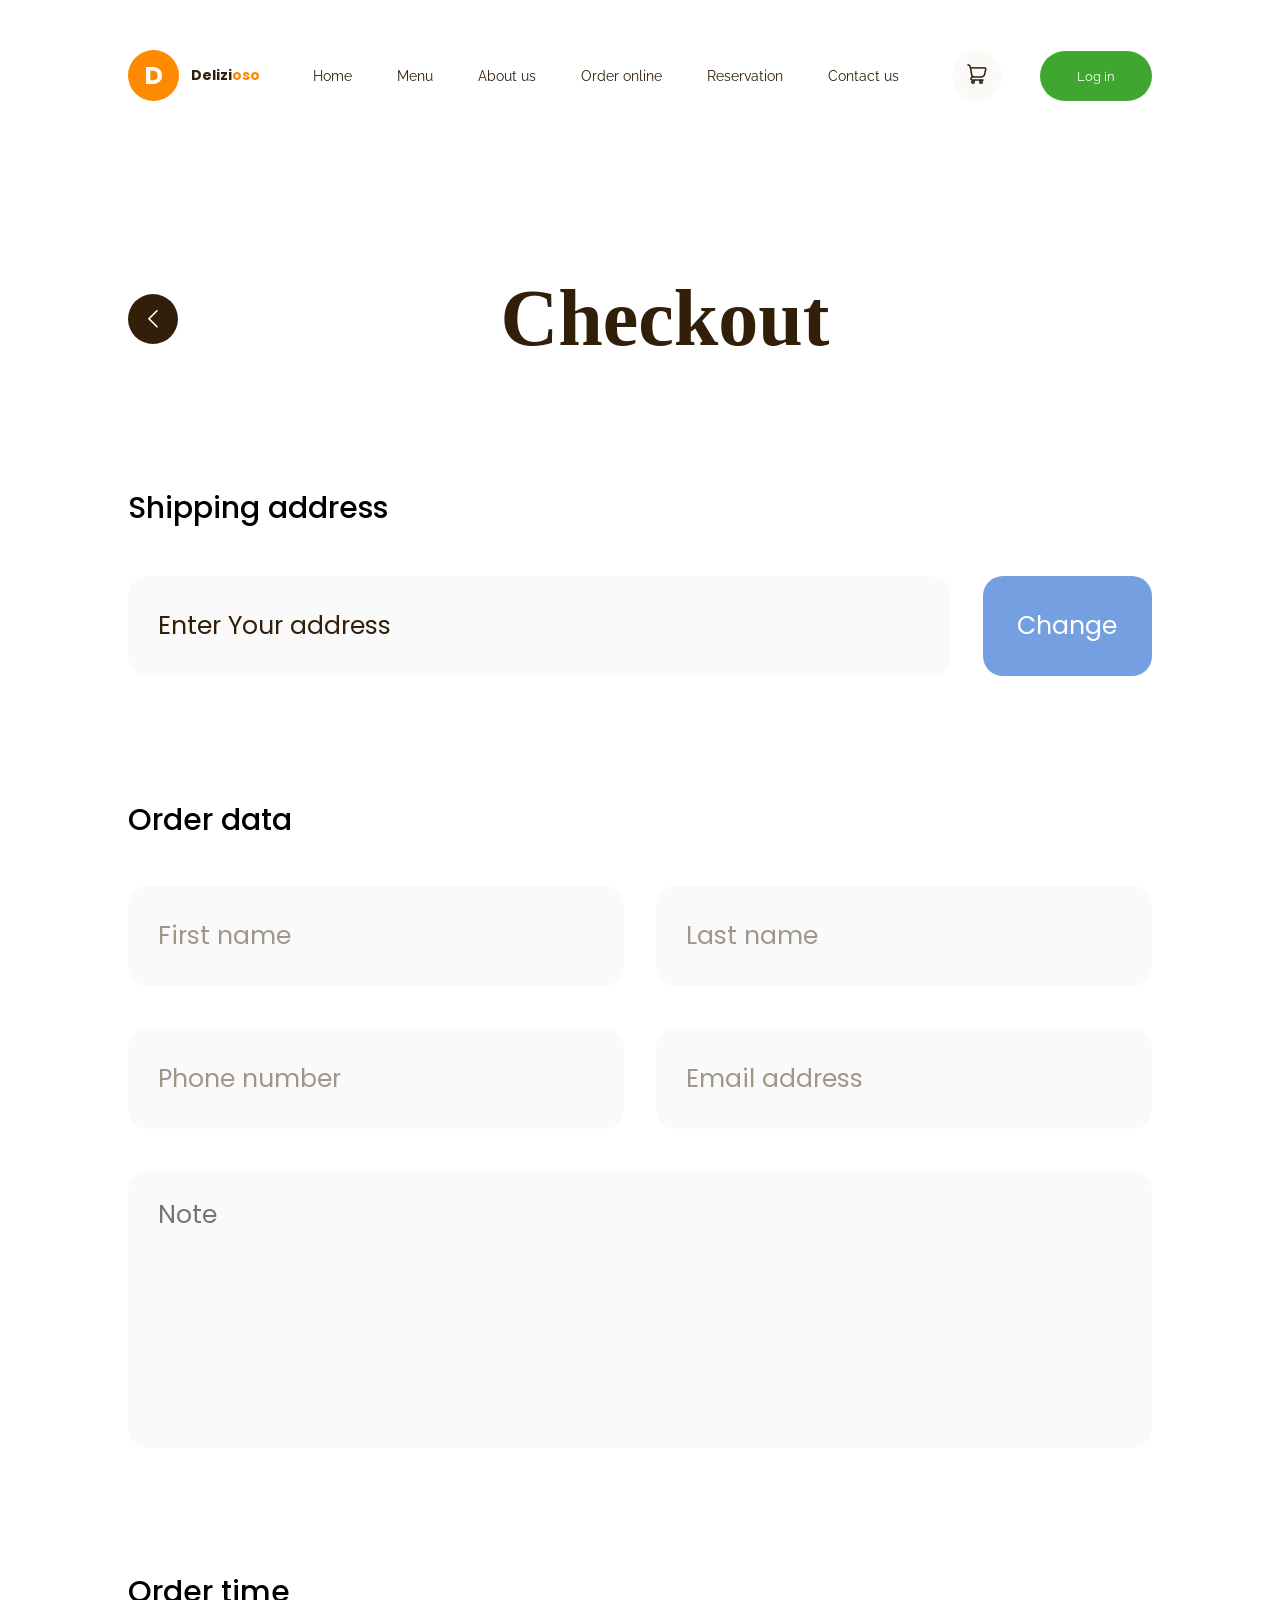
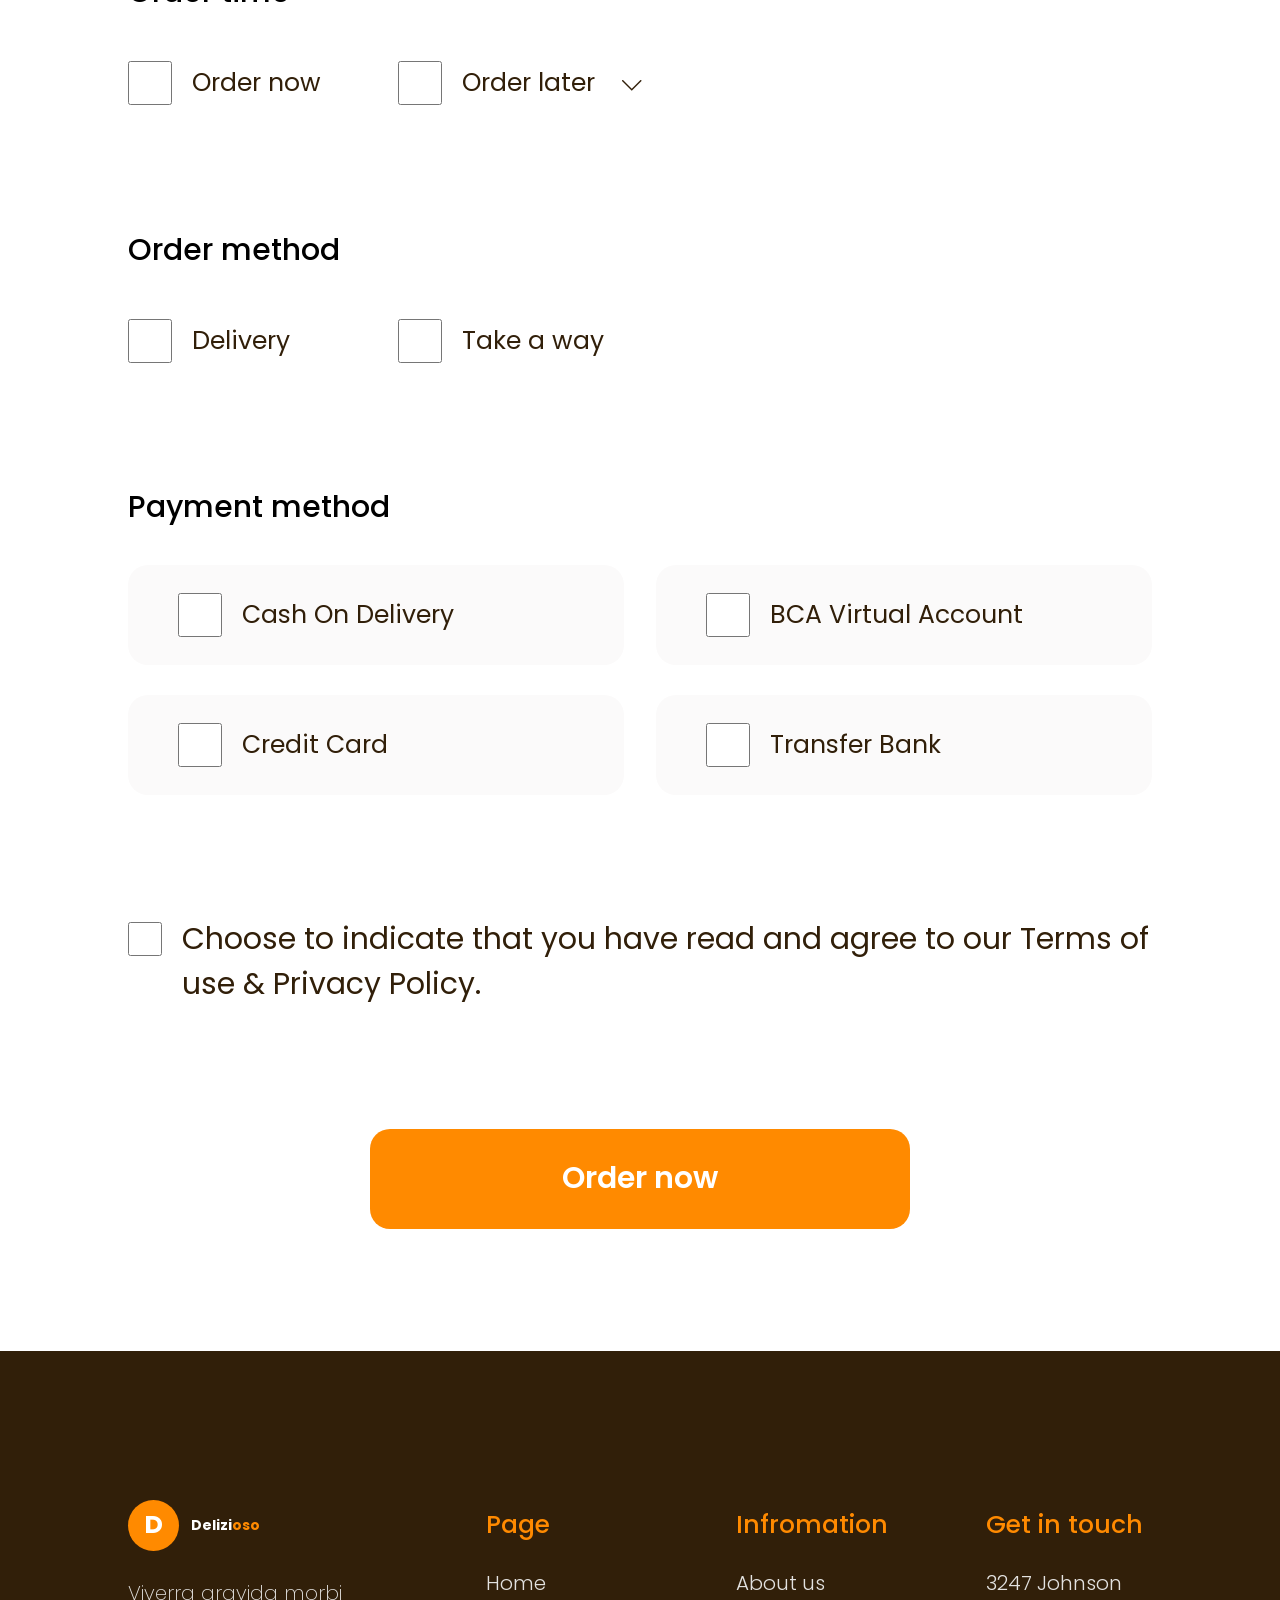
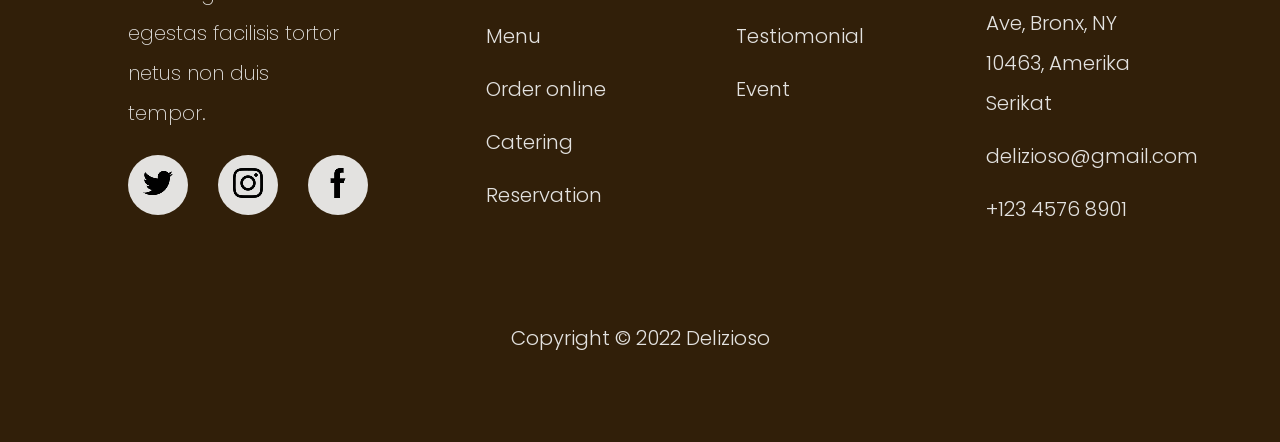
<file: checkout/index.html>
<!DOCTYPE html>
<html lang="en">
<head>
    <meta charset="UTF-8">
    <meta name="viewport" content="width=device-width, initial-scale=1.0">
    <title>Document</title>
    <link rel="stylesheet" href="style.css">
</head>
<body>
    <header>
        <nav>
            <div class="nav_logo">
                <a href="../homepage/index.html"><button>
                    <div><h1>D</h1></div>
                    <p>Delizi<span>oso</span></p>
                </button></a>
            </div>
            <ul>
                <li><a href="../homepage/index.html">Home</a></li>
                <li><a href="../menu/index.html">Menu</a></li>
                <li><a href="../about_us/index.html">About us</a></li>
                <li><a href="../order/index.html">Order online</a></li>
                <li><a href="../reservation/index.html">Reservation</a></li>
                <li><a href="../contact/index.html">Contact us</a></li>
            </ul>
            <div class="nav_left">
                <button class="cart_button"><a href=""><img src="images/header/image2.png" alt=""></a></button>
                <a href="../login/index.html"><button class="nav_login">Log in</button></a>
            </div>
        </nav>
    </header>
    <main>

<!-- 1 -->

        <section class="sec1">
            <div class="sec1_main">
                <div class="sec1_main_zagolovok">
                    <a href="../order/index.html"><button><img src="images/sec1/arrow_left.png" alt=""></button></a>
                    <h1>Checkout</h1>
                </div>
                <div class="sec1_main_address">
                    <h2>Shipping address</h2>
                    <div>
                        <input type="text" placeholder="Enter Your address">
                        <button id="sec1_main_address_change">Change</button>
                    </div>
                </div>
                <div class="sec1_main_order">
                    <h2>Order data</h2>
                    <div>
                        <input type="text" placeholder="First name">
                        <input type="text" placeholder="Last name">
                    </div>
                    <div>
                        <input type="tel" placeholder="Phone number">
                        <input type="email" placeholder="Email address">
                    </div>
                    <input type="text" placeholder="Note">
                </div>
                <div class="sec1_main_time">
                    <h2>Order time</h2>
                    <div class="sec1_main_time_checkboxes">
                        <div>
                            <input type="checkbox" name="" id="">
                            <p>Order now</p>
                        </div>
                        <div>
                            <input type="checkbox" name="" id="">
                            <p>Order later <button><img src="images/sec1/arrow_down.png" alt=""></button></p>
                        </div>
                    </div>
                </div>
                <div class="sec1_main_time">
                    <h2>Order method</h2>
                    <div class="sec1_main_time_checkboxes">
                        <div>
                            <input type="checkbox" name="" id="">
                            <p>Delivery</p>
                        </div>
                        <div>
                            <input type="checkbox" name="" id="">
                            <p>Take a way</p>
                        </div>
                    </div>
                </div>
                <div class="sec1_main_payment">
                    <h2>Payment method</h2>
                    <div class="sec1_main_payment_checkboxes">
                        <div class="sec1_main_payment_checkboxes1">
                            <div>
                                <input type="checkbox" name="" id="">
                                <p>Cash On Delivery</p>
                            </div>
                            <div>
                                <input type="checkbox" name="" id="">
                                <p>BCA Virtual Account</p>
                            </div>
                        </div>
                        <div class="sec1_main_payment_checkboxes2">
                            <div>
                                <input type="checkbox" name="" id="">
                                <p>Credit Card</p>
                            </div>
                            <div>
                                <input type="checkbox" name="" id="">
                                <p>Transfer Bank</p>
                            </div>
                        </div>
                    </div>
                </div>
                <div class="sec1_main_privacy">
                    <input type="checkbox" name="" id="">
                    <p>Choose to indicate that you have read and agree to our Terms of use & Privacy Policy.</p>
                </div>
                <div class="sec1_main_button_order_now">
                    <a href="../order/index.html"><button>Order now</button></a>
                </div>
            </div>
        </section>
        
<!-- 2 -->

        <section class="sec2">
            <button class="sec2_krest" id="krest">
                <div class="sec2_krest_back"></div>
            </button>
            <div class="sec2_main">
                <div class="sec2_main_inside">
                    <div class="sec2_main_header">
                        <div class="nav_logo">
                            <a href=""><button>
                                <div><h1>D</h1></div>
                                <p>Delizi<span>oso</span></p>
                            </button></a>
                        </div>
                        <div class="nav_left">
                            <a href="../login/index.html"><button class="nav_login">Sign in</button></a>
                            <a href="../sign_up/index.html"><button class="nav_sign_up">Sign up</button></a>
                        </div>
                    </div>
                    <div class="sec2_main_zagolovok">
                        <h1>Shipping address</h1>
                    </div>
                    <div class="sec2_main_mid">
                        <div class="sec2_main_mid1">
                            <input type="text" placeholder="Please type your address">
                            <button>Search</button>
                        </div>
                        <div class="sec2_main_mid2">
                            <button id="sec2_main_mid_search"><img src="images/sec2/plane.png" alt="">Use your current location</button>
                            <div></div>
                        </div>
                    </div>
                
                </div>
                <div class="sec2_main_bot">
                    <div class="sec2_main_bot_inside">
                        <div class="sec2_main_bot_ins">
                            <div class="sec2_main_bot_ins1"></div>
                            <div class="sec2_main_bot_ins2">
                                <h2>Highbridge House</h2>
                                <p>1131 Ogden Ave, Bronx, NY 10452, Amerika Serikat</p>
                                <p>40.885147,-73.9220459</p>
                                <button id="sec2_main_mid_confirm">Confirmation</button>
                            </div>
                        </div>
                    </div>
                </div>
            </div>
        </section>


    </main>

<!-- ФУТЕР -->

    <footer>
        <div class="footer_main">
            <div class="footer_main_top">
                <div class="footer_main_left">    
                    <div class="nav_logo">
                        <a href=""><button>
                            <div><h1>D</h1></div>
                            <p>Delizi<span>oso</span></p>
                        </button></a>
                    </div>
                    <p class="footer_tetxt_p">Viverra gravida morbi egestas facilisis tortor netus non duis tempor. </p>
                    <div class="footer_main_left_buttons">
                        <a href="https://x.com/?lang=ru"><button id="frst"><img src="images/sec7/twitter.png" alt=""></button></a>
                        <a href="https://www.instagram.com/"><button id="scnd"><img src="images/sec7/instagram.png" alt=""></button></a>
                        <a href="https://www.facebook.com/?locale=ru_RU"><button id="thrd"><img src="images/sec7/facebook.png" alt=""></button></a>
                    </div>
                </div>
                <div class="footer_main_right">
                    <div class="footer_main_right_page">
                        <p class="footer_zagolovok">Page</p>
                        <a href="../homepage/index.html">Home</a>
                        <a href="../menu/index.html">Menu</a>
                        <a href="../order/index.html">Order online</a>
                        <a href="">Catering</a>
                        <a href="../reservation/index.html">Reservation</a>
                    </div>
                    <div class="footer_main_right_info">
                        <p class="footer_zagolovok">Infromation</p>
                        <a href="../about_us/index.html">About us</a>
                        <a href="">Testiomonial</a>
                        <a href="">Event</a>
                    </div>                
                    <div class="footer_main_right_git">
                        <p class="footer_zagolovok">Get in touch</p>
                        <p class="footer_default_text">3247 Johnson Ave, Bronx, NY 10463, Amerika Serikat</p>
                        <p class="footer_default_text">delizioso@gmail.com</p>
                        <p class="footer_default_text">+123 4576 8901</p>
                    </div>
                </div>
            </div>
            <div class="footer_main_bot">
                <p>Copyright © 2022 Delizioso</p>
            </div>
        </div>
    </footer>
    <script src="index.js"></script>
</body>
</html>
</file>
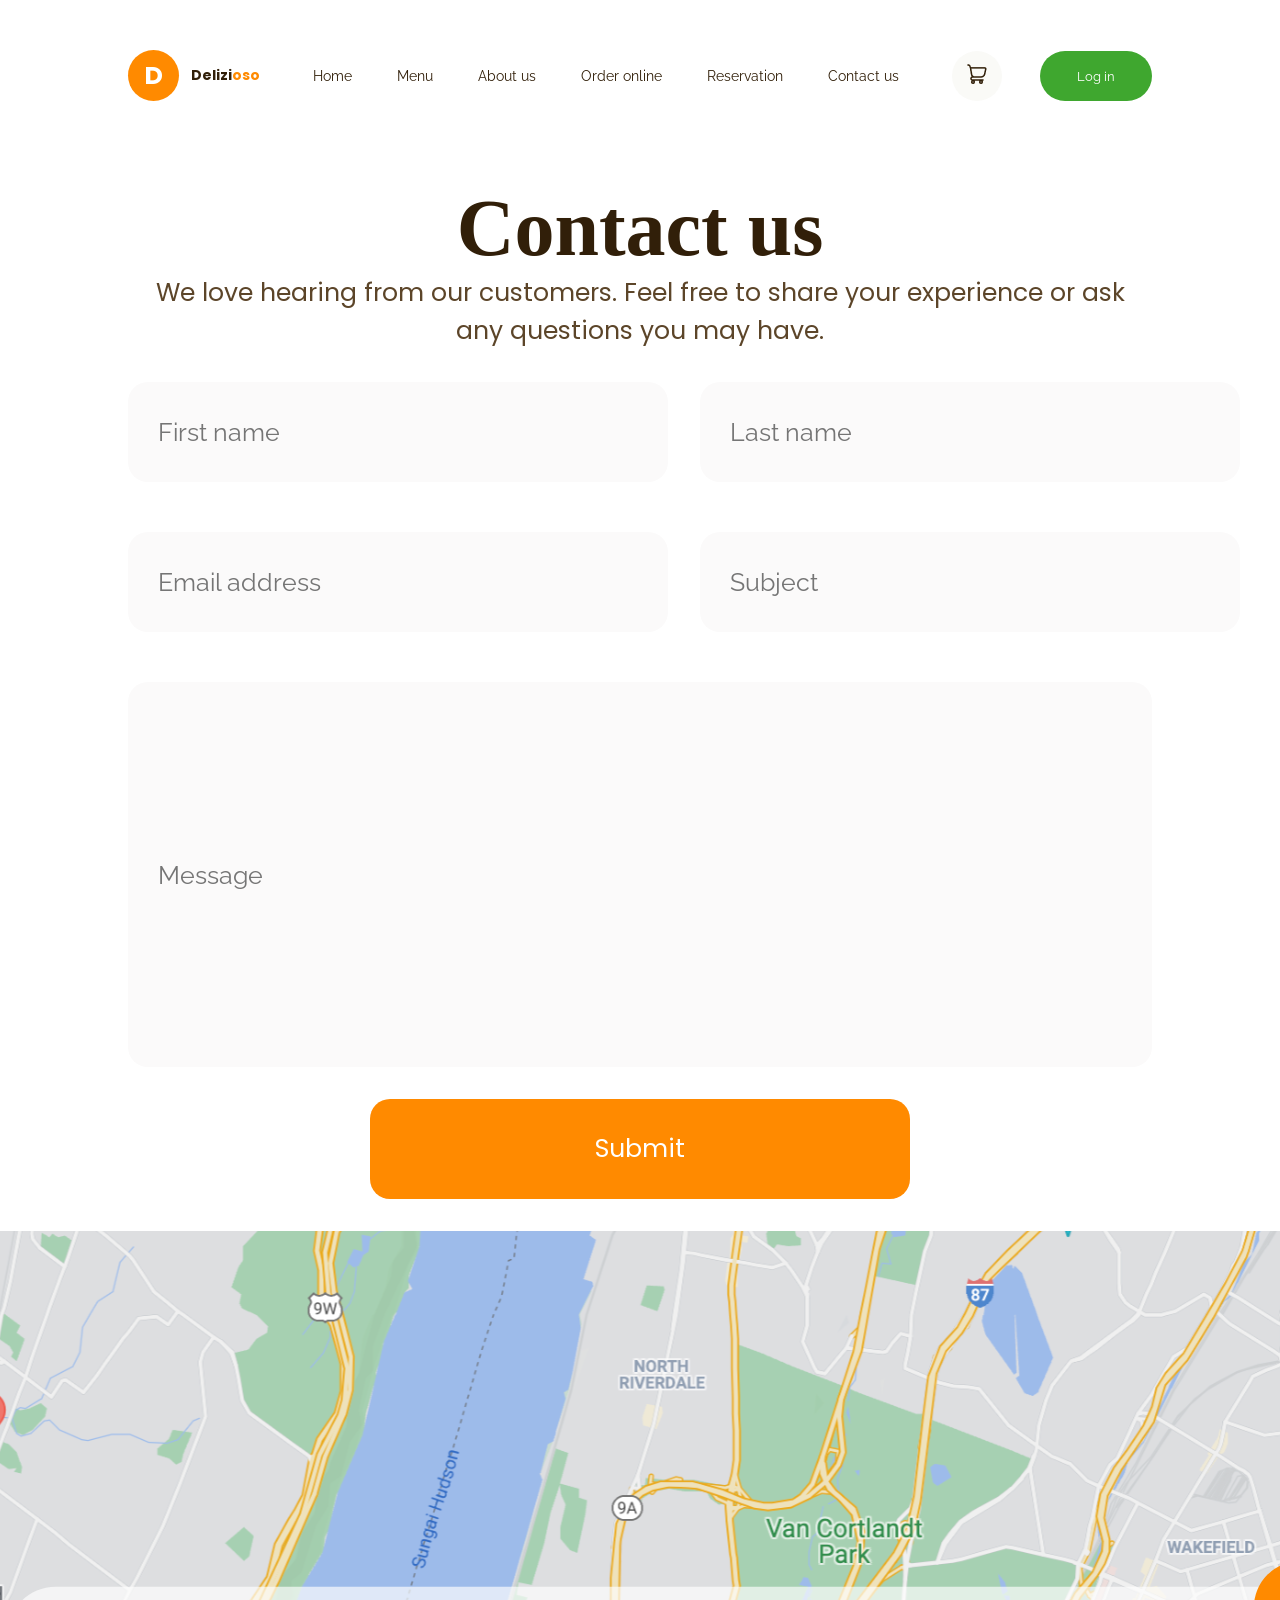
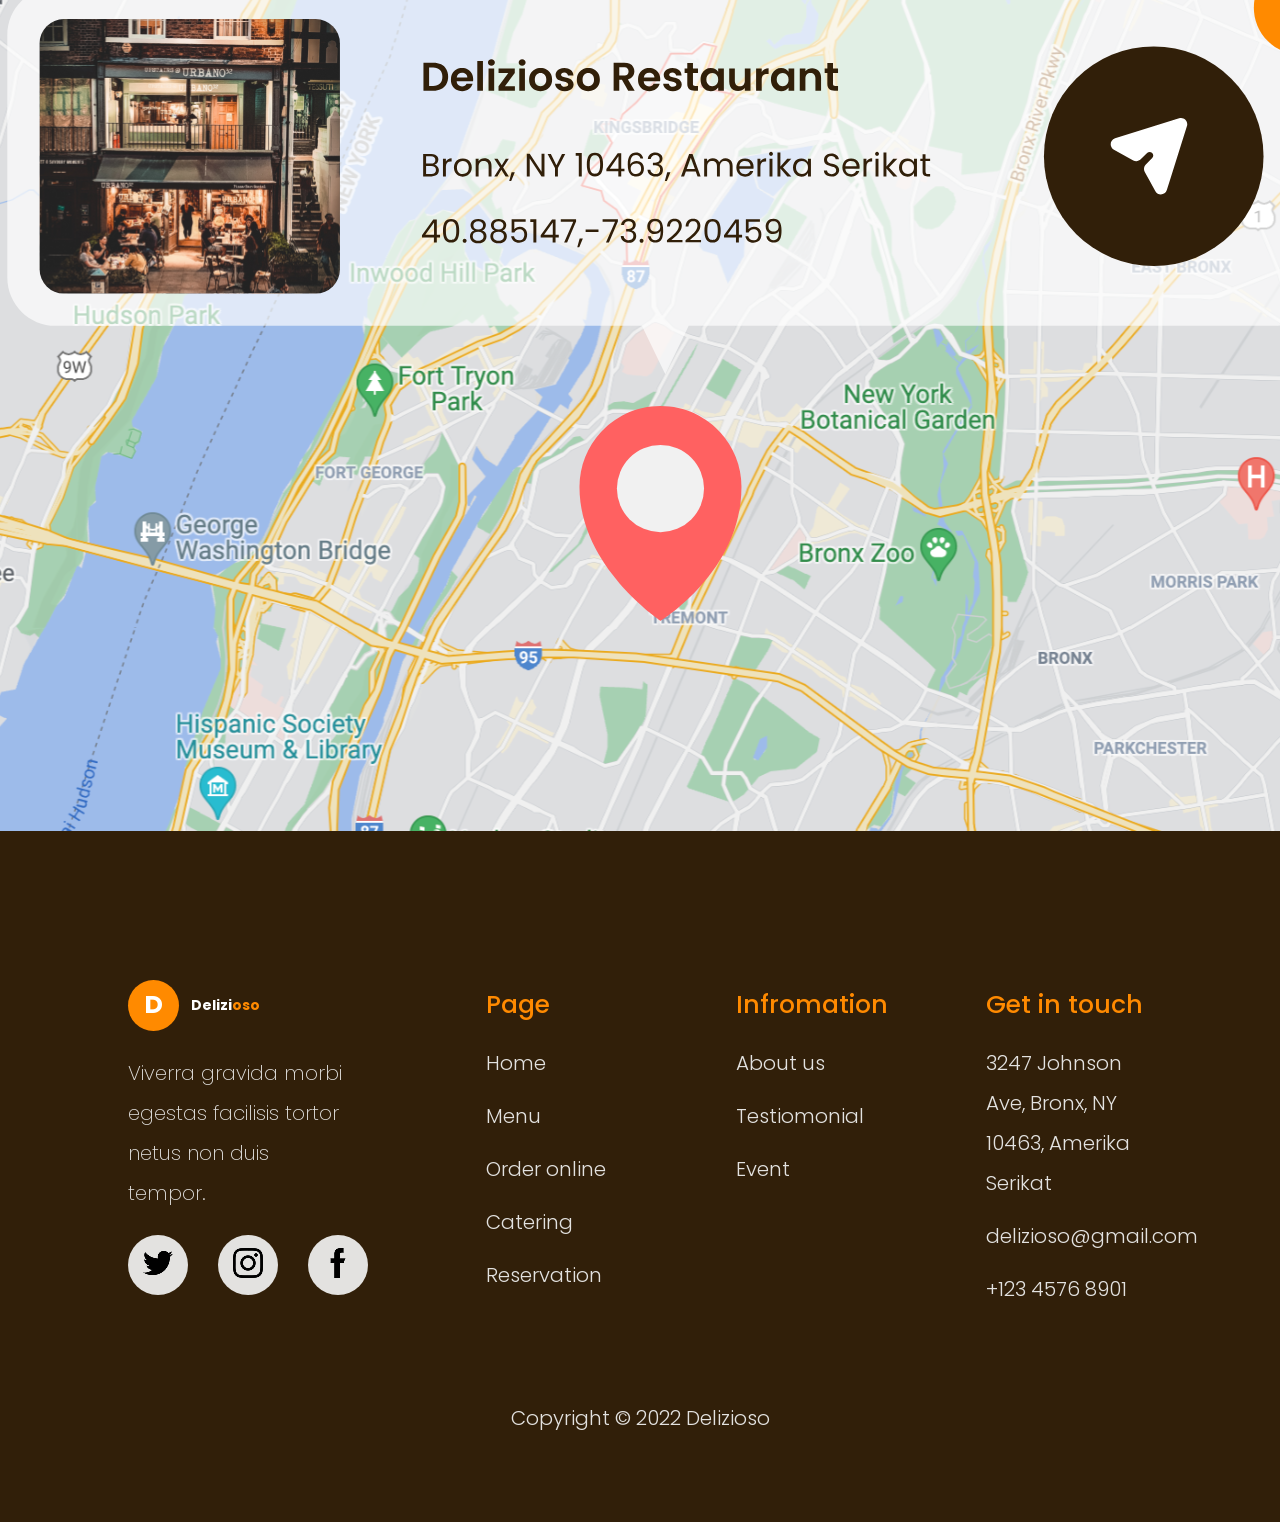
<file: contact/index.html>
<!DOCTYPE html>
<html lang="en">
<head>
    <meta charset="UTF-8">
    <meta name="viewport" content="width=device-width, initial-scale=1.0">
    <title>Document</title>
    <link rel="stylesheet" href="style.css">
</head>
<body>
    <header>
        <nav>
            <div class="nav_logo">
                <a href="../homepage/index.html"><button>
                    <div><h1>D</h1></div>
                    <p>Delizi<span>oso</span></p>
                </button></a>
            </div>
            <ul>
                <li><a href="../homepage/index.html">Home</a></li>
                <li><a href="../menu/index.html">Menu</a></li>
                <li><a href="../about_us/index.html">About us</a></li>
                <li><a href="../order/index.html">Order online</a></li>
                <li><a href="../reservation/index.html">Reservation</a></li>
                <li><a href="../contact/index.html">Contact us</a></li>
            </ul>
            <div class="nav_left"> 
                <button class="cart_button"><a href=""><img src="images/header/image2.png" alt=""></a></button>
                <a href="../login/index.html"><button class="nav_login">Log in</button></a>
            </div>
        </nav>
    </header>
    <main>

<!-- 1 -->

        <section class="sec1">
            <div class="sec1_main">
                <div class="sec1_main_top">
                    <h1>Contact us</h1>
                    <p>We love hearing from our customers. Feel free to share your experience or ask any questions you may have.</p>
                </div>
                <div class="sec1_main_mid">
                    <div class="sec1_main_mid_inside">
                        <div>
                            <input type="text" placeholder="First name">
                            <input type="text" placeholder="Last name">
                        </div>
                        <div>
                            <input type="text" placeholder="Email address">
                            <input type="text" placeholder="Subject">
                        </div>
                    </div>
                    <div class="input_sec1_main_mid">
                        <input type="text" placeholder="Message">
                    </div>
                </div>
                <div class="sec1_main_bot">
                    <button>Submit</button>
                </div>
            </div>
        </section>

<!-- СЕКЦИЯ 2 -->
        <section class="sec2">
            
        </section>
    </main>

<!-- ФУТЕР -->

    <footer>
        <div class="footer_main">
            <div class="footer_main_top">
                <div class="footer_main_left">    
                    <div class="nav_logo">
                        <a href=""><button>
                            <div><h1>D</h1></div>
                            <p>Delizi<span>oso</span></p>
                        </button></a>
                    </div>
                    <p class="footer_tetxt_p">Viverra gravida morbi egestas facilisis tortor netus non duis tempor. </p>
                    <div class="footer_main_left_buttons">
                        <a href="https://x.com/?lang=ru"><button id="frst"><img src="images/sec7/twitter.png" alt=""></button></a>
                        <a href="https://www.instagram.com/"><button id="scnd"><img src="images/sec7/instagram.png" alt=""></button></a>
                        <a href="https://www.facebook.com/?locale=ru_RU"><button id="thrd"><img src="images/sec7/facebook.png" alt=""></button></a>
                    </div>
                </div>
                <div class="footer_main_right">
                    <div class="footer_main_right_page">
                        <p class="footer_zagolovok">Page</p>
                        <a href="../homepage/index.html">Home</a>
                        <a href="../menu/index.html">Menu</a>
                        <a href="../order/index.html">Order online</a>
                        <a href="">Catering</a>
                        <a href="../reservation/index.html">Reservation</a>
                    </div>
                    <div class="footer_main_right_info">
                        <p class="footer_zagolovok">Infromation</p>
                        <a href="../about_us/index.html">About us</a>
                        <a href="">Testiomonial</a>
                        <a href="">Event</a>
                    </div>                
                    <div class="footer_main_right_git">
                        <p class="footer_zagolovok">Get in touch</p>
                        <p class="footer_default_text">3247 Johnson Ave, Bronx, NY 10463, Amerika Serikat</p>
                        <p class="footer_default_text">delizioso@gmail.com</p>
                        <p class="footer_default_text">+123 4576 8901</p>
                    </div>
                </div>
            </div>
            <div class="footer_main_bot">
                <p>Copyright © 2022 Delizioso</p>
            </div>
        </div>
    </footer>
    <script src="index.js"></script>
</body>
</html>
</file>
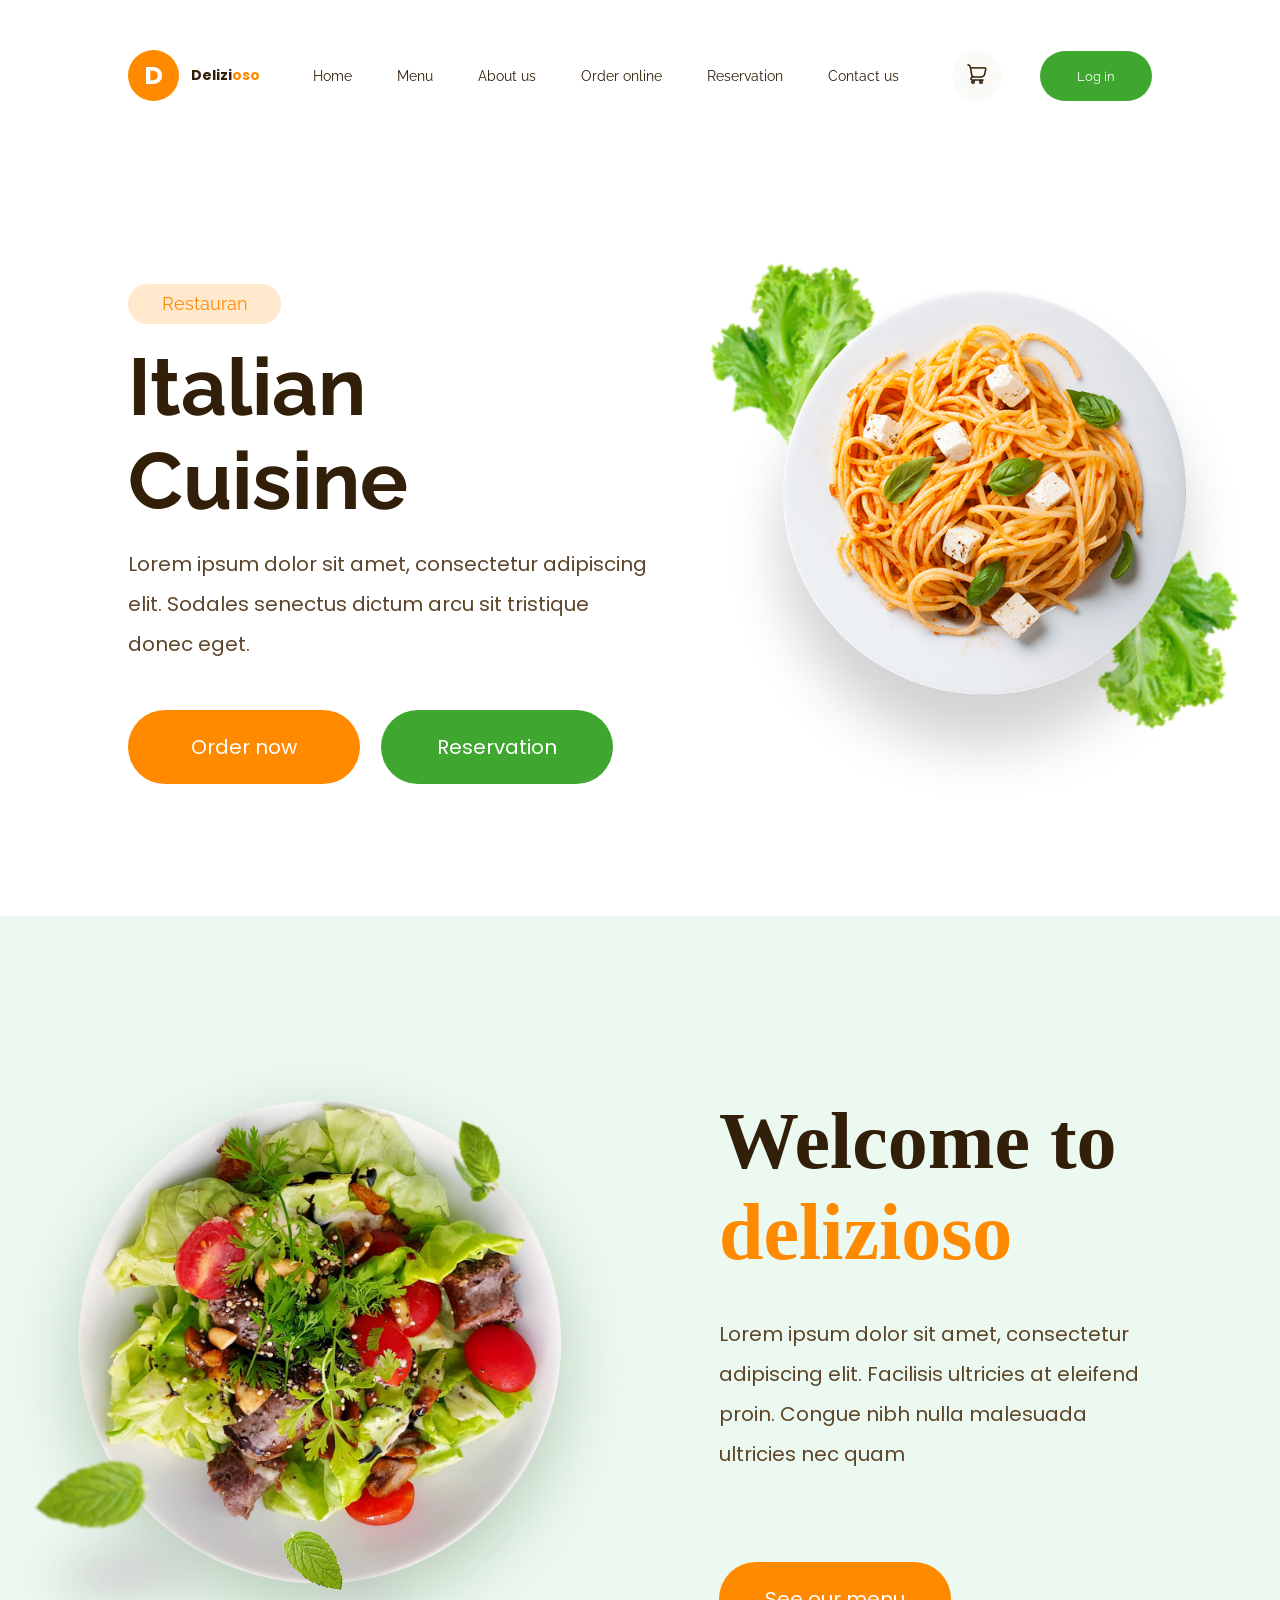
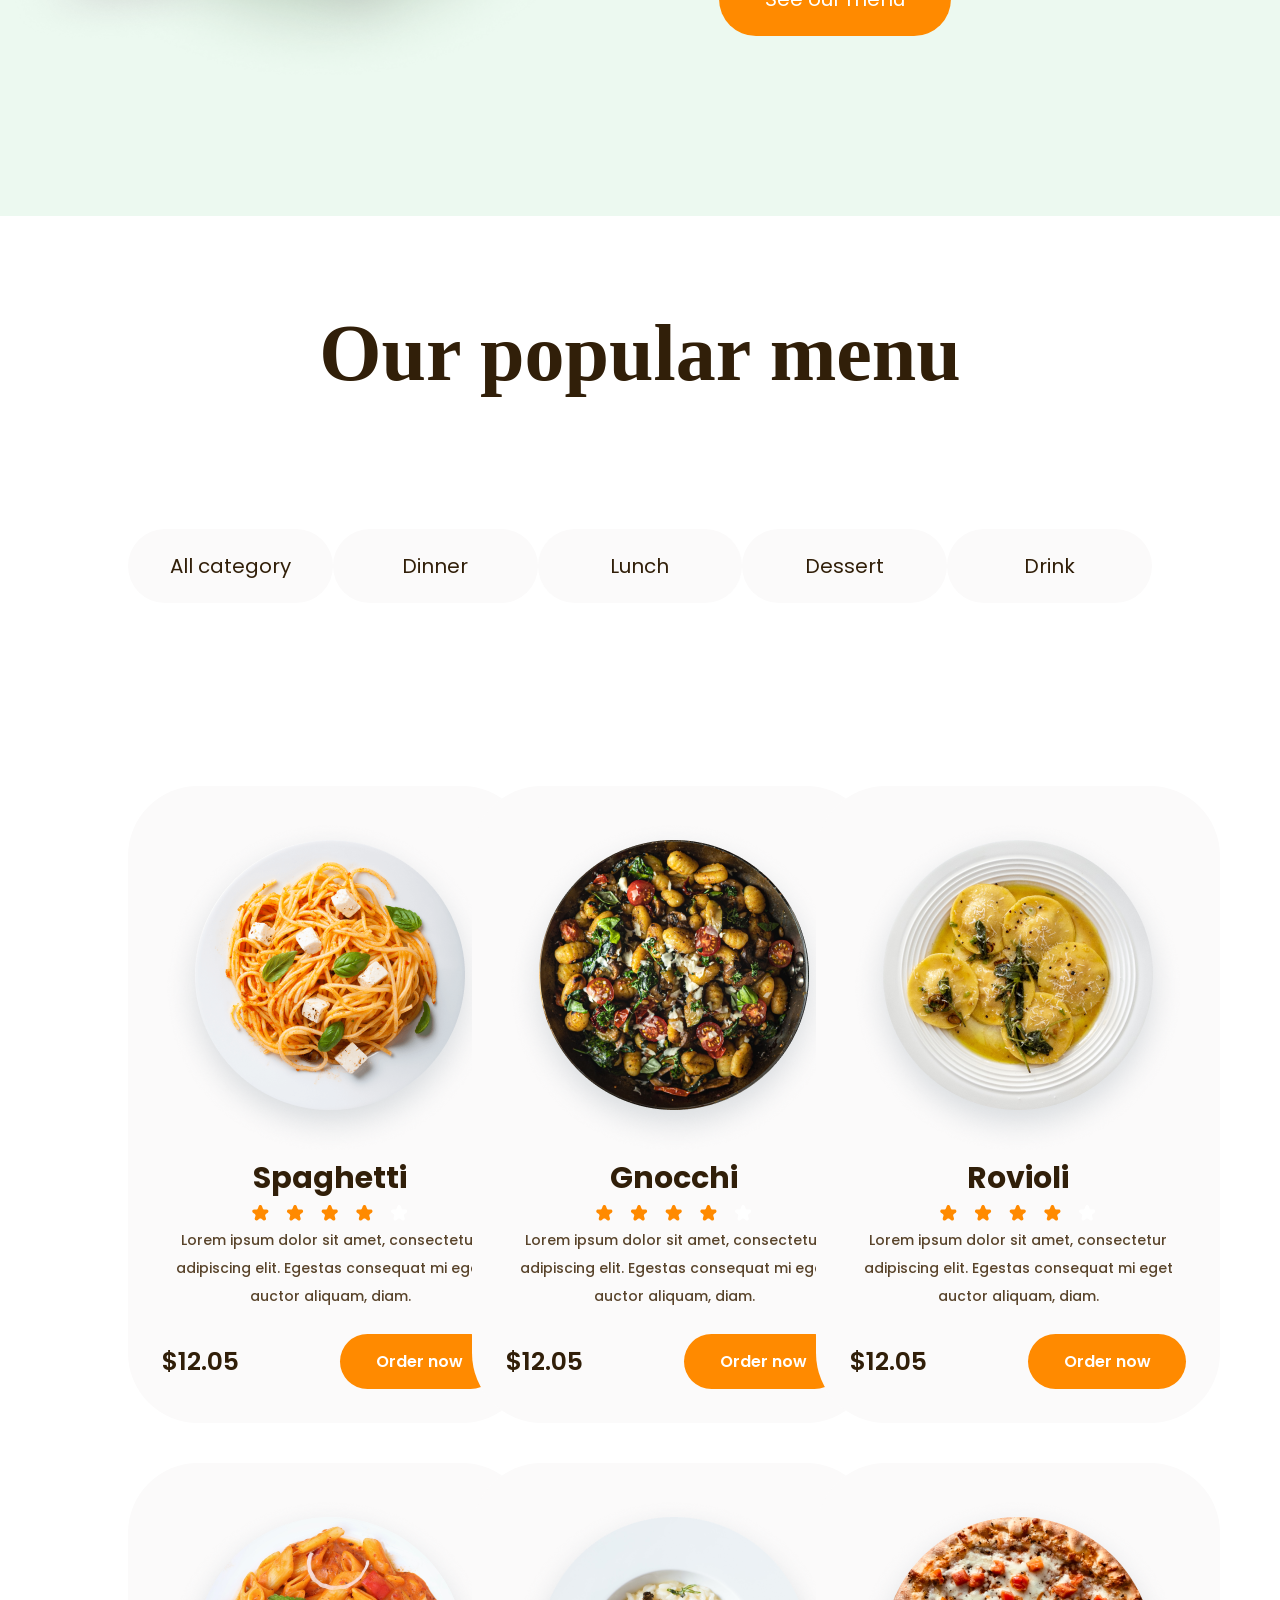
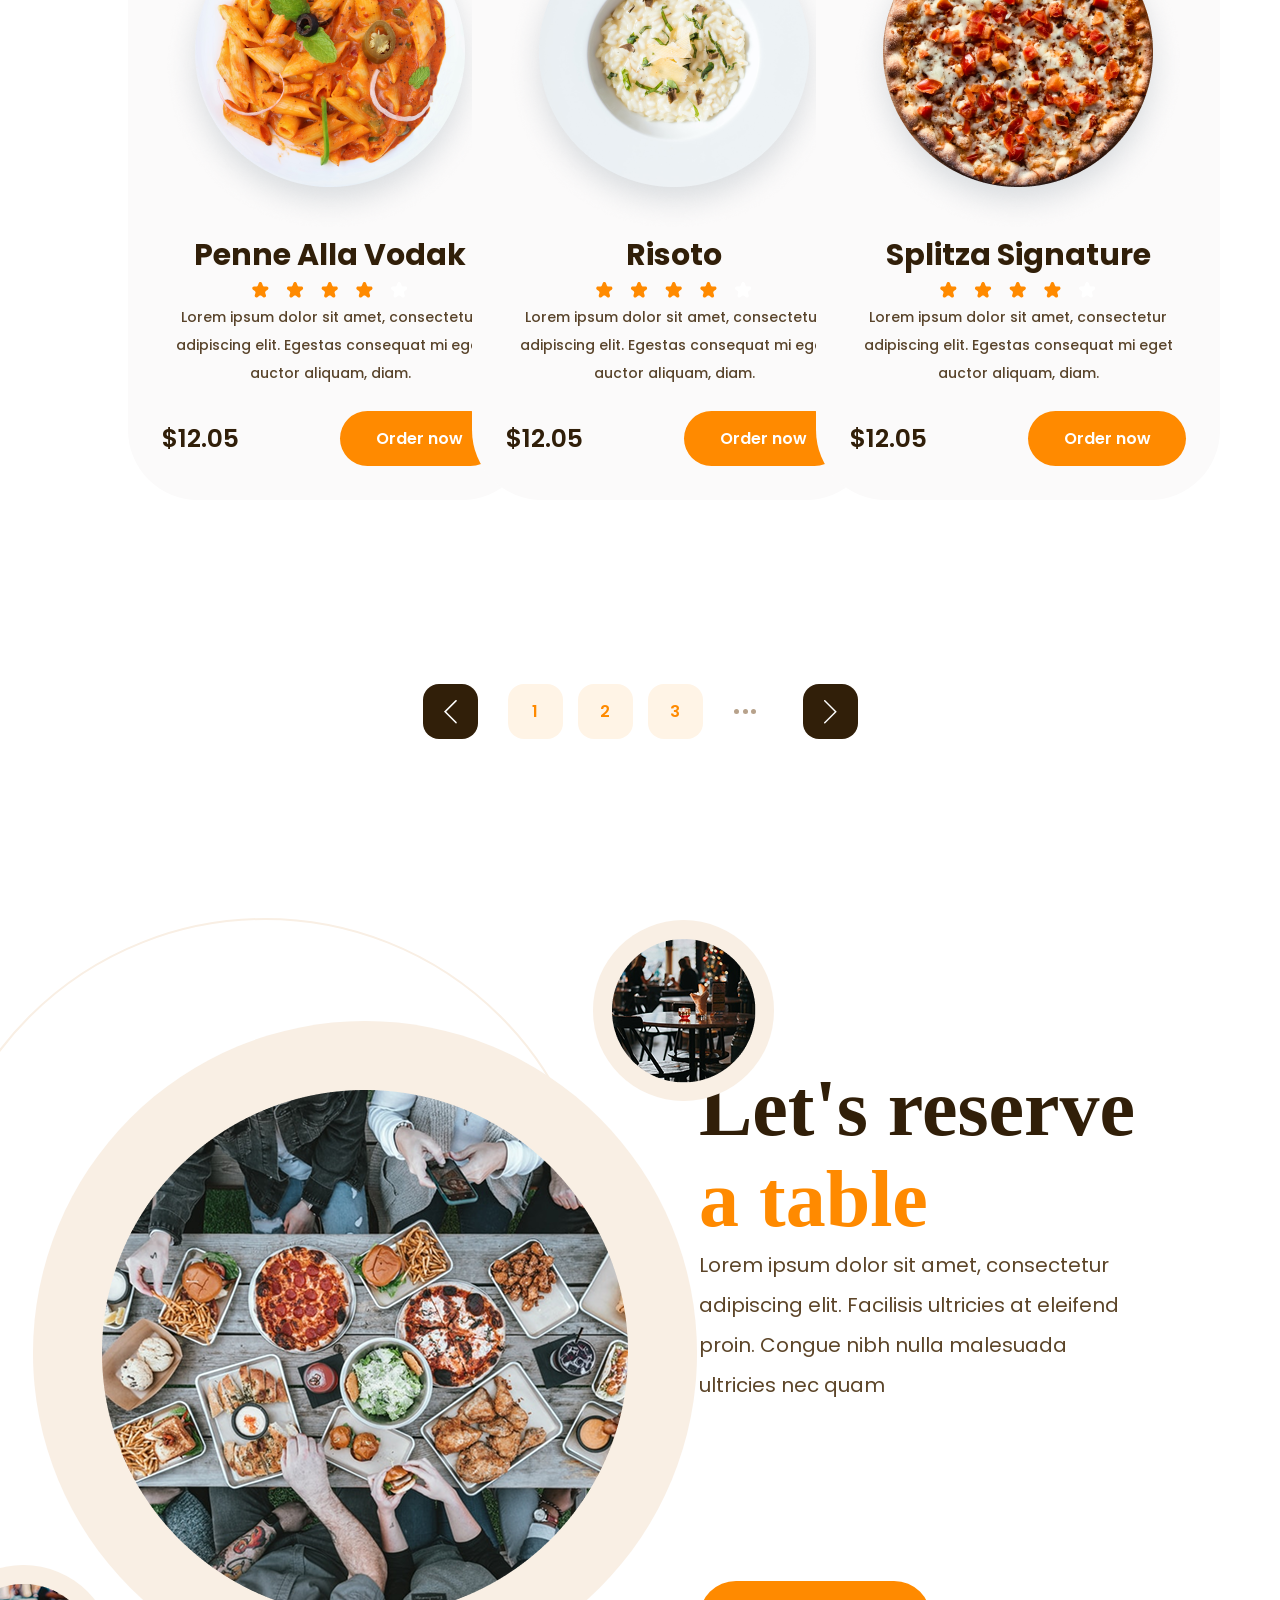
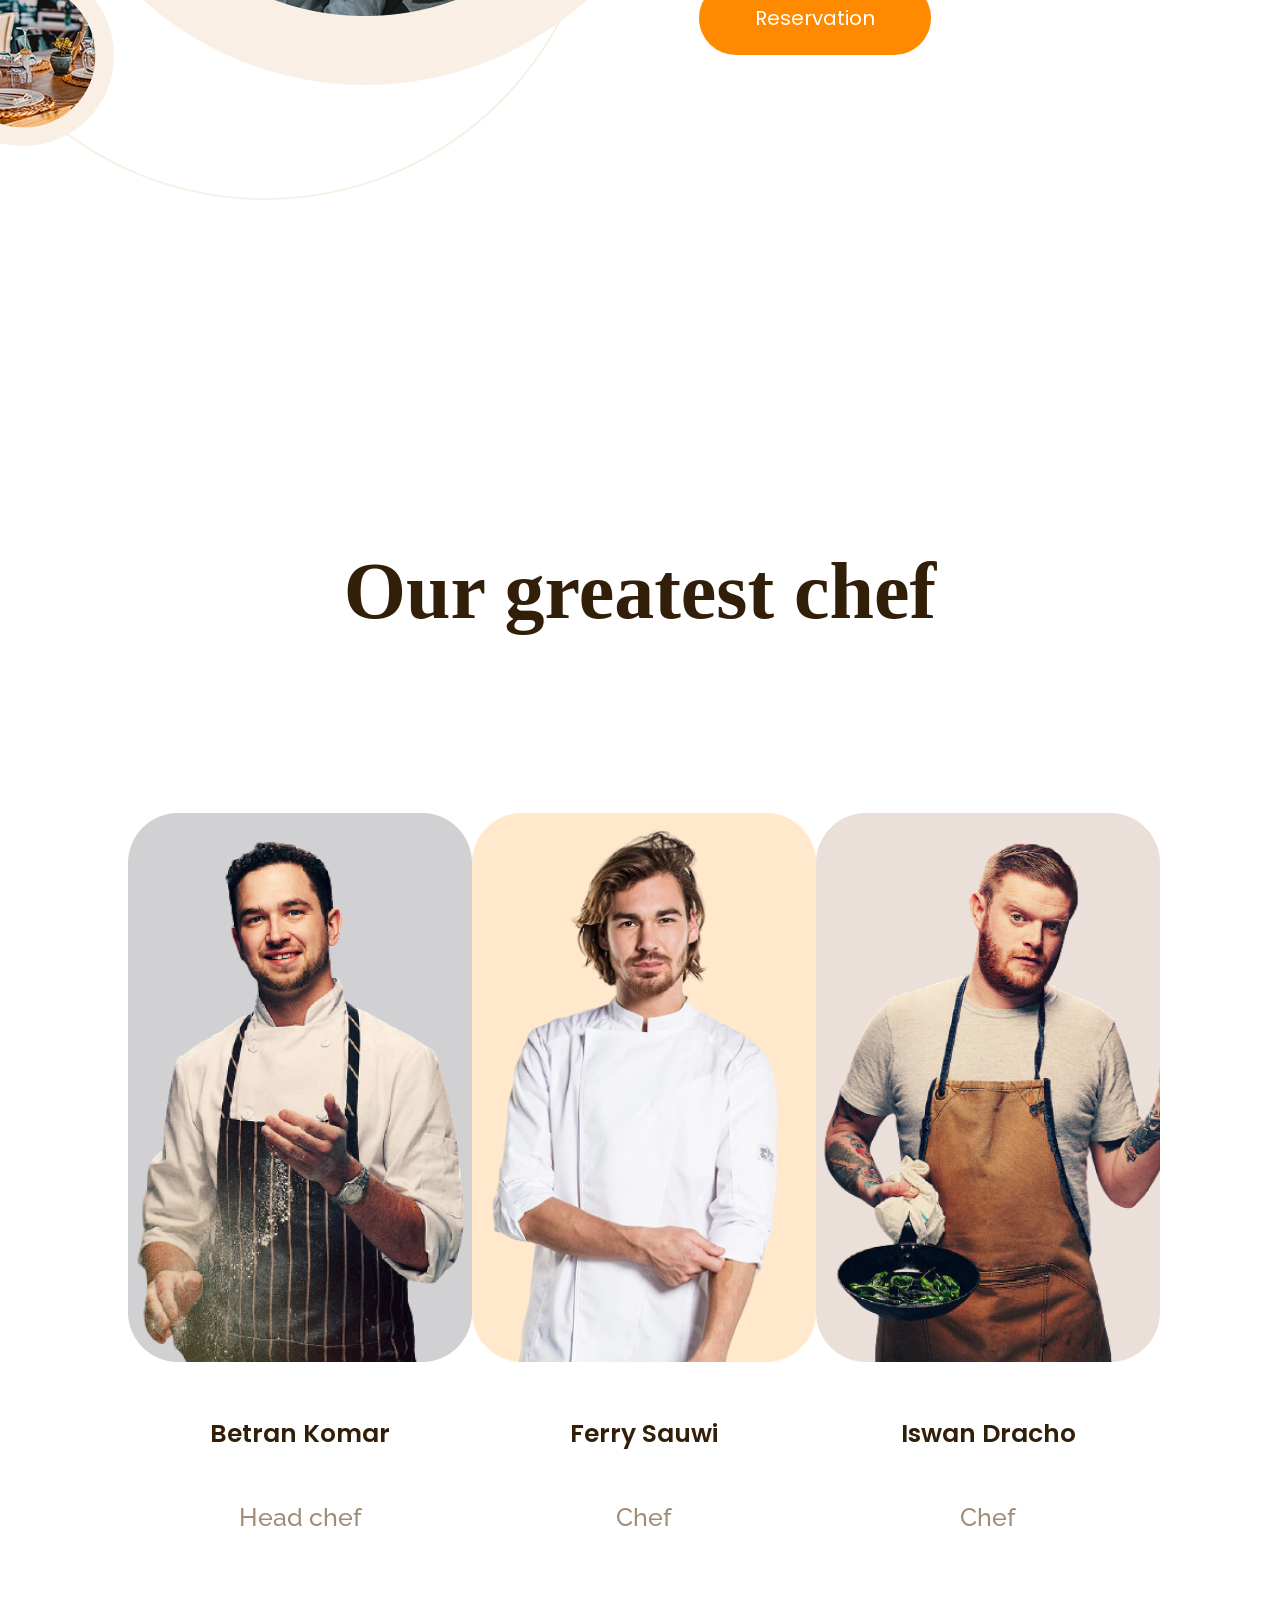
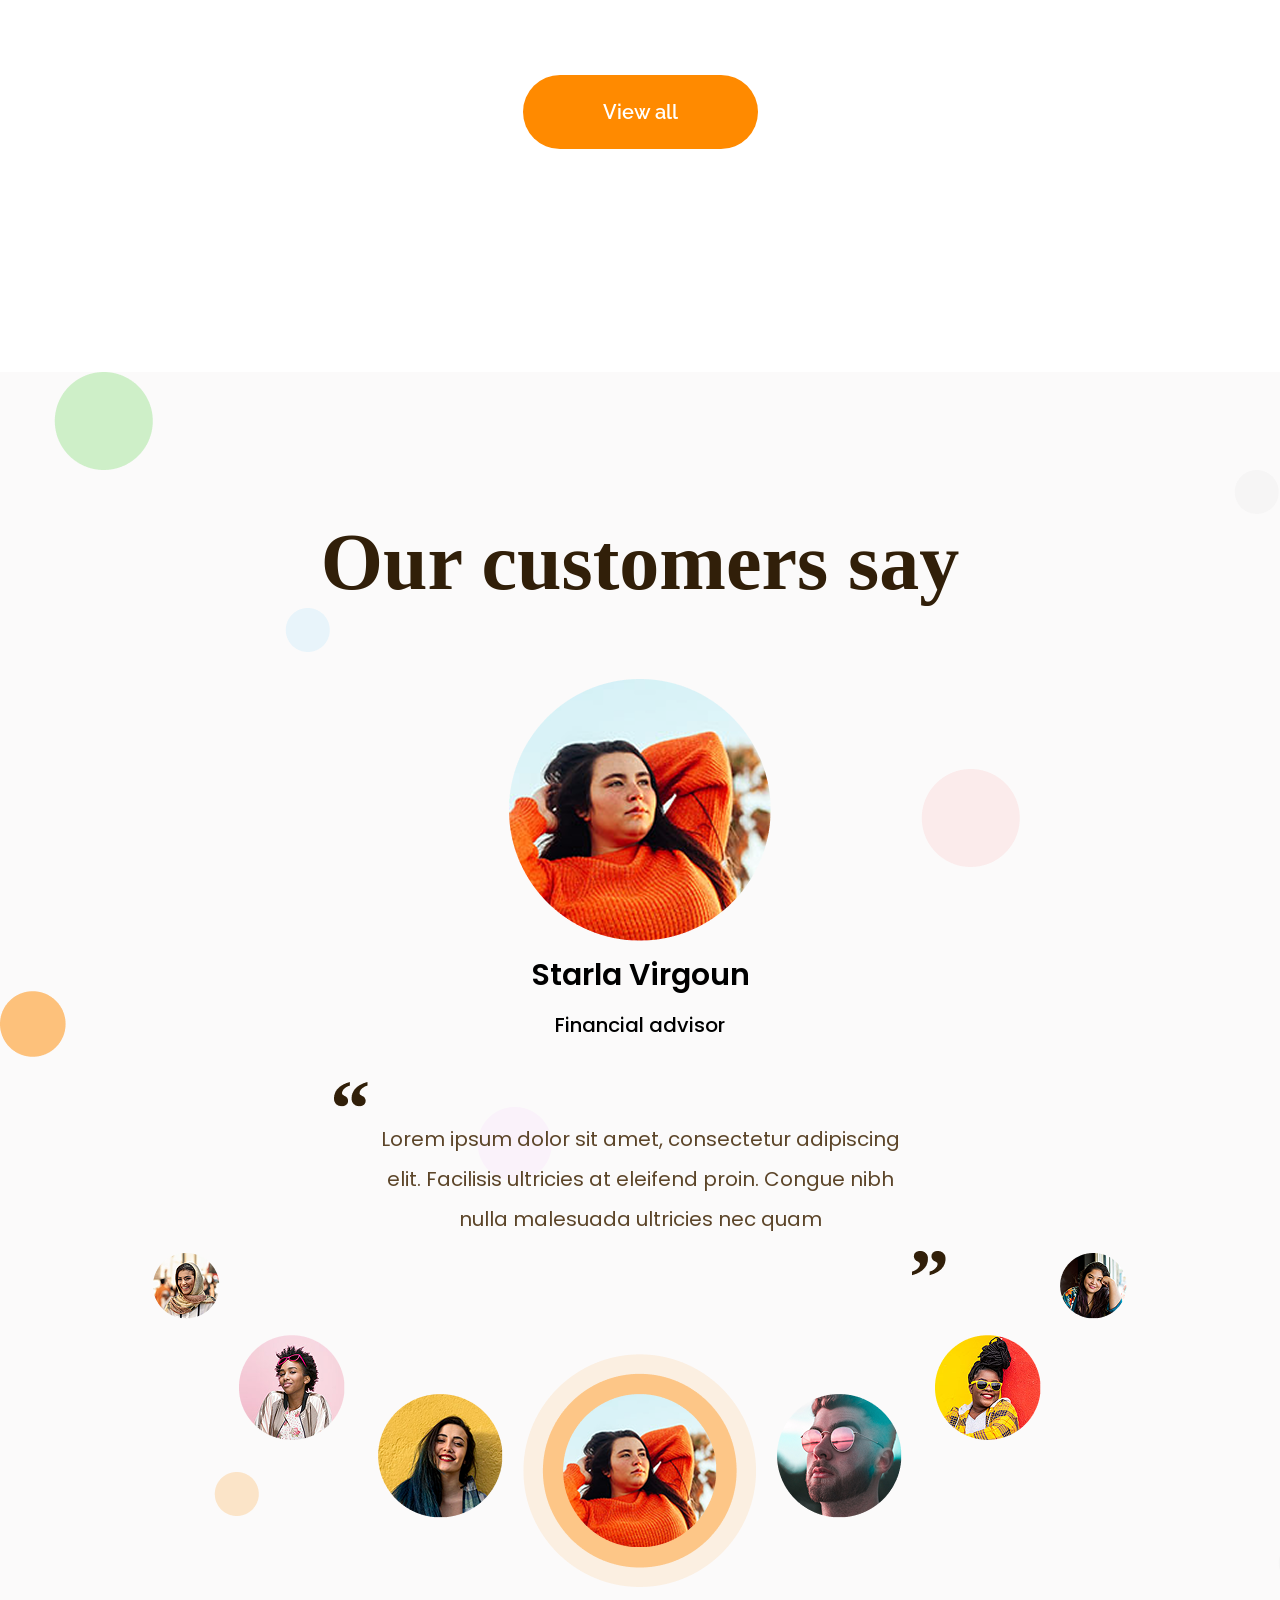
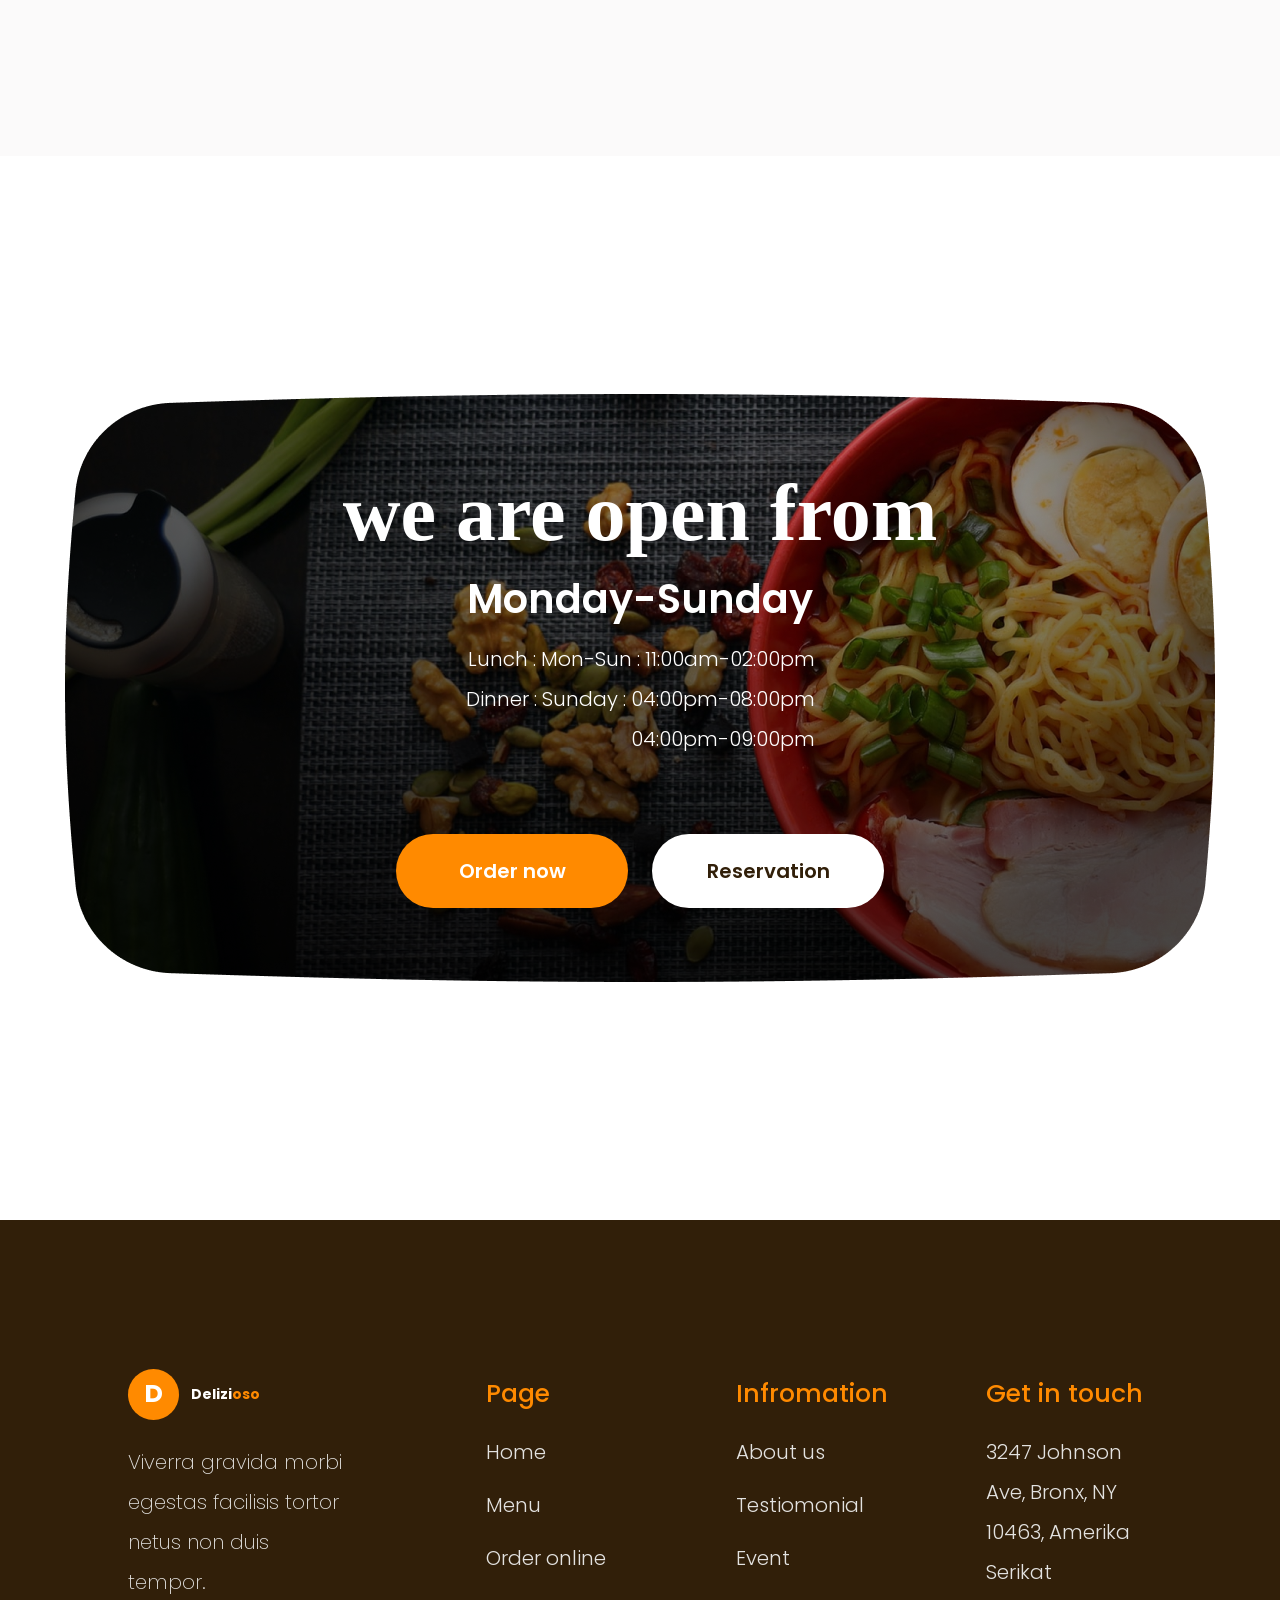
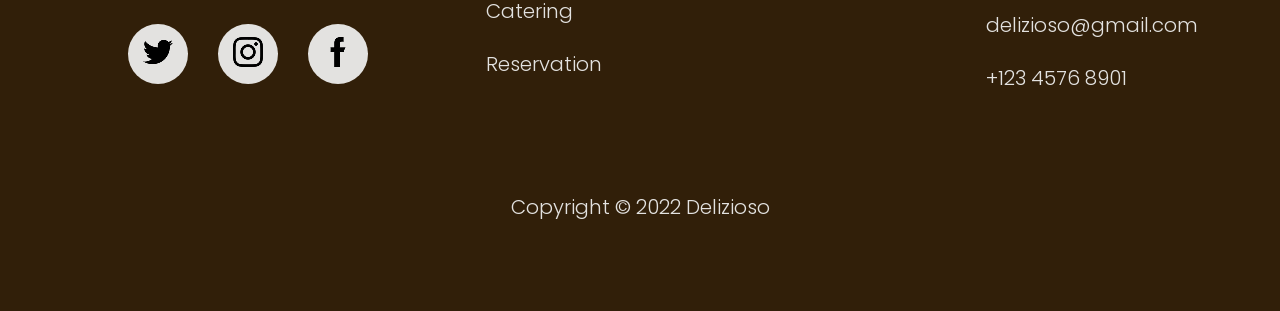
<file: homepage/index.html>
<!DOCTYPE html>
<html lang="en">
<head>
    <meta charset="UTF-8">
    <meta name="viewport" content="width=device-width, initial-scale=1.0">
    <title>Document</title>
    <link rel="stylesheet" href="style.css">
</head>
<body>
    <header>
        <nav>
            <div class="nav_logo">
                <a href=""><button>
                    <div><h1>D</h1></div>
                    <p>Delizi<span>oso</span></p>
                </button></a>
            </div>
            <ul> 
                <li><a href="../homepage/index.html">Home</a></li>
                <li><a href="../menu/index.html">Menu</a></li>
                <li><a href="../about_us/index.html">About us</a></li>
                <li><a href="../order/index.html">Order online</a></li>
                <li><a href="../reservation/index.html">Reservation</a></li>
                <li><a href="../contact/index.html">Contact us</a></li>
            </ul>
            <div class="nav_left">
                <button class="cart_button"><a href=""><img src="images/header/image2.png" alt=""></a></button>
                <a href="../login/index.html"><button class="nav_login">Log in</button></a>
            </div>
        </nav>
    </header>
    <main>

<!-- 1 -->

        <section class="sec1">
            <div class="sec1_main">
                <div class="sec1_left">
                    <div class="sec1_left_text">
                        <div class="sec1_left_rest">
                            <p>Restauran</p>
                        </div>
                        <h1>Italian Cuisine</h1>
                        <p class="sec1_left_desc">Lorem ipsum dolor sit amet, consectetur adipiscing elit. Sodales senectus dictum arcu sit tristique donec eget.</p>
                    </div>
                    <div class="sec1_left_buttons">
                        <a href="../order/index.html"><button class="sec1_button1">Order now</button></a>
                        <a href="../reservation/index.html"><button class="sec1_button2">Reservation</button></a>
                    </div>
                </div>
            </div>
        </section>

<!-- 2 -->

        <section class="sec2">
            <div class="sec2_main">
                <div class="sec2_right">
                    <div class="sec2_right_text">
                        <h1>Welcome to <span>delizioso</span></h1>
                        <p>Lorem ipsum dolor sit amet, consectetur adipiscing elit. Facilisis ultricies at eleifend proin. Congue nibh nulla malesuada ultricies nec quam </p>
                    </div>
                    <a href="../menu/index.html"><button>See our menu</button></a>
                </div>
            </div>
        </section>

<!-- 3 -->

        <section class="sec3">
            <div class="sec3_main">
                <div class="sec3_top">
                    <h1>Our popular menu</h1>
                    <div class="sec3_top_buttons">
                        <button>All category</button>
                        <button>Dinner</button>
                        <button>Lunch</button>
                        <button>Dessert</button>
                        <button>Drink</button>
                    </div>
                </div>
                <div class="sec3_mid" id="sec3_medok"></div>
                <div class="sec3_bot">
                    <button class="arrow"><img class="arrow_img" src="images/sec3/arrow_l.png" alt=""></button>
                    <div class="sec3_bot_buttons">
                        <button class="number">1</button>
                        <button class="number">2</button>
                        <button class="number">3</button>
                        <a href="../menu/index.html"><button class="dots">
                            <div class="dot1"></div>
                            <div class="dot2"></div>
                            <div class="dot3"></div>
                        </button></a>
                    </div>
                    <button class="arrow"><img class="arrow_img" src="images/sec3/arrow_r.png" alt=""></button>
                </div>
            </div>
        </section>

<!-- 4 -->

        <section class="sec4">
            <div class="sec4_main">
                <div class="sec4_left">
                    <div class="sec4_left_top">
                        <!-- <img src="images/sec4/image1.png" alt=""> -->
                    </div>
                    <div class="sec4_left_mid">
                        <!-- <img src="images/sec4/image2.png" alt=""> -->
                    </div>
                    <div class="sec4_left_bot">
                        <!-- <img src="images/sec4/image3.png" alt=""> -->
                    </div>
                </div>
                <div class="sec4_right">
                    <div class="sec4_right_text">
                        <h1>Let's reserve <span>a table</span></h1>
                        <p>Lorem ipsum dolor sit amet, consectetur adipiscing elit. Facilisis ultricies at eleifend proin. Congue nibh nulla malesuada ultricies nec quam </p>
                    </div>
                    <div class="sec4_button">
                        <a href="../reservation/index.html"><button>Reservation</button></a>
                    </div>
                </div>
            </div>
        </section>

<!-- 5 -->

        <section class="sec5">
            <div class="sec5_main">
                <h1>Our greatest chef</h1>
                <div class="sec5_main_art">
                    <article>
                        <div class="sec5_main_photo"><img src="images/sec5/image1.png" alt=""></div>
                        <p class="sec5_main_art_name">Betran Komar</p>
                        <p class="sec5_main_art_prof">Head chef</p>
                    </article>
                    <article>
                        <div class="sec5_main_photo"><img src="images/sec5/image2.png" alt=""></div>
                        <p class="sec5_main_art_name">Ferry Sauwi</p>
                        <p class="sec5_main_art_prof">Chef</p>
                    </article>
                    <article>
                        <div class="sec5_main_photo"><img src="images/sec5/image3.png" alt=""></div>
                        <p class="sec5_main_art_name">Iswan Dracho</p>
                        <p class="sec5_main_art_prof">Chef</p>
                    </article>
                </div>
                <a href=""><button>View all</button></a>
            </div>
        </section>

<!-- 6 -->

        <section class="sec6">
            <div class="sec6_main">
                <h1>Our customers say</h1>
                <div class="sec6_main_mid">
                    <img src="images/sec6/image1.png" alt="">
                    <p class="sec6_main_mid_name">Starla Virgoun</p>
                    <p class="sec6_main_mid_prof">Financial advisor</p>
                </div>
                <div class="sec6_main_bot">
                    <div class="sec6_main_bot_text">
                        <div class="sec6_main_bot_top_dot"><img src="images/sec6/uppper_dots.png" alt=""></div>
                        <p>Lorem ipsum dolor sit amet, consectetur adipiscing elit. Facilisis ultricies at eleifend proin. Congue nibh nulla malesuada ultricies nec quam </p>
                        <div class="sec6_main_bot_bot_dot"><img src="images/sec6/bottom_dots.png" alt=""></div>
                    </div>
                </div>
                <div class="lenta"></div>
            </div>
        </section>

<!-- 7 -->

        <section class="sec7">
            <div class="sec7_main">
                <div class="sec7_main_text">
                    <h2>we are open from</h2>
                    <h3>Monday-Sunday</h3>
                    <div class="sec7_main_text_time">
                        <p>Lunch : Mon-Sun : 11:00am-02:00pm</p>
                        <p>Dinner : Sunday : 04:00pm-08:00pm</p>
                        <p>04:00pm-09:00pm</p>
                    </div>
                </div>
                <div class="sec7_main_buttons">
                    <a href=""><button class="button_order_now">Order now</button></a>
                    <a href="../reservation/index.html"><button class="button_reservation">Reservation</button></a>
                </div>
            </div>
        </section>
    </main>

<!-- ФУТЕР -->

    <footer>
        <div class="footer_main">
            <div class="footer_main_top">
                <div class="footer_main_left">    
                    <div class="nav_logo">
                        <a href=""><button>
                            <div><h1>D</h1></div>
                            <p>Delizi<span>oso</span></p>
                        </button></a>
                    </div>
                    <p class="footer_tetxt_p">Viverra gravida morbi egestas facilisis tortor netus non duis tempor. </p>
                    <div class="footer_main_left_buttons">
                        <a href="https://x.com/?lang=ru"><button id="frst"><img src="images/sec7/twitter.png" alt=""></button></a>
                        <a href="https://www.instagram.com/"><button id="scnd"><img src="images/sec7/instagram.png" alt=""></button></a>
                        <a href="https://www.facebook.com/?locale=ru_RU"><button id="thrd"><img src="images/sec7/facebook.png" alt=""></button></a>
                    </div>
                </div>
                <div class="footer_main_right">
                    <div class="footer_main_right_page">
                        <p class="footer_zagolovok">Page</p>
                        <a href="../homepage/index.html">Home</a>
                        <a href="../menu/index.html">Menu</a>
                        <a href="../order/index.html">Order online</a>
                        <a href="">Catering</a>
                        <a href="../reservation/index.html">Reservation</a>
                    </div>
                    <div class="footer_main_right_info">
                        <p class="footer_zagolovok">Infromation</p>
                        <a href="../about_us/index.html">About us</a>
                        <a href="">Testiomonial</a>
                        <a href="">Event</a>
                    </div>                
                    <div class="footer_main_right_git">
                        <p class="footer_zagolovok">Get in touch</p>
                        <p class="footer_default_text">3247 Johnson Ave, Bronx, NY 10463, Amerika Serikat</p>
                        <p class="footer_default_text">delizioso@gmail.com</p>
                        <p class="footer_default_text">+123 4576 8901</p>
                    </div>
                </div>
            </div>
            <div class="footer_main_bot">
                <p>Copyright © 2022 Delizioso</p>
            </div>
        </div>
    </footer>
    <script src="index.js"></script>
</body>
</html>
</file>
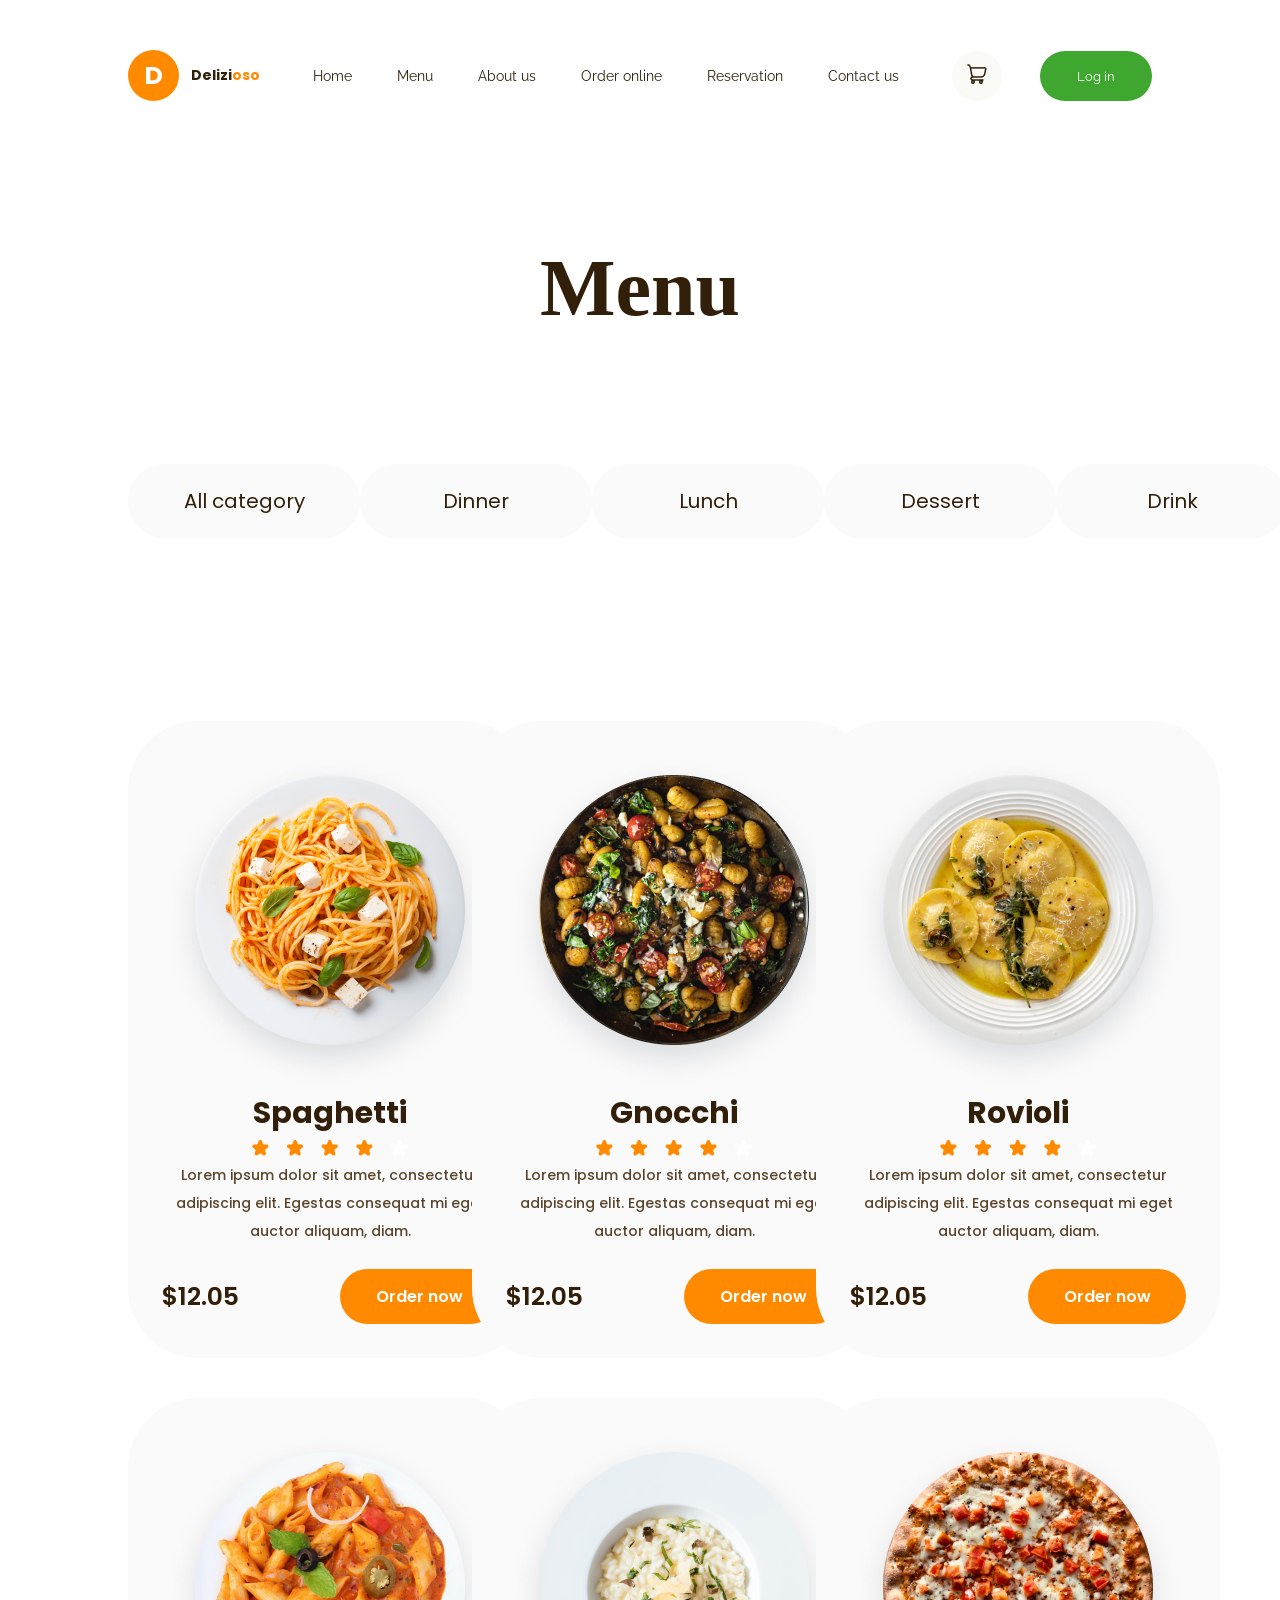
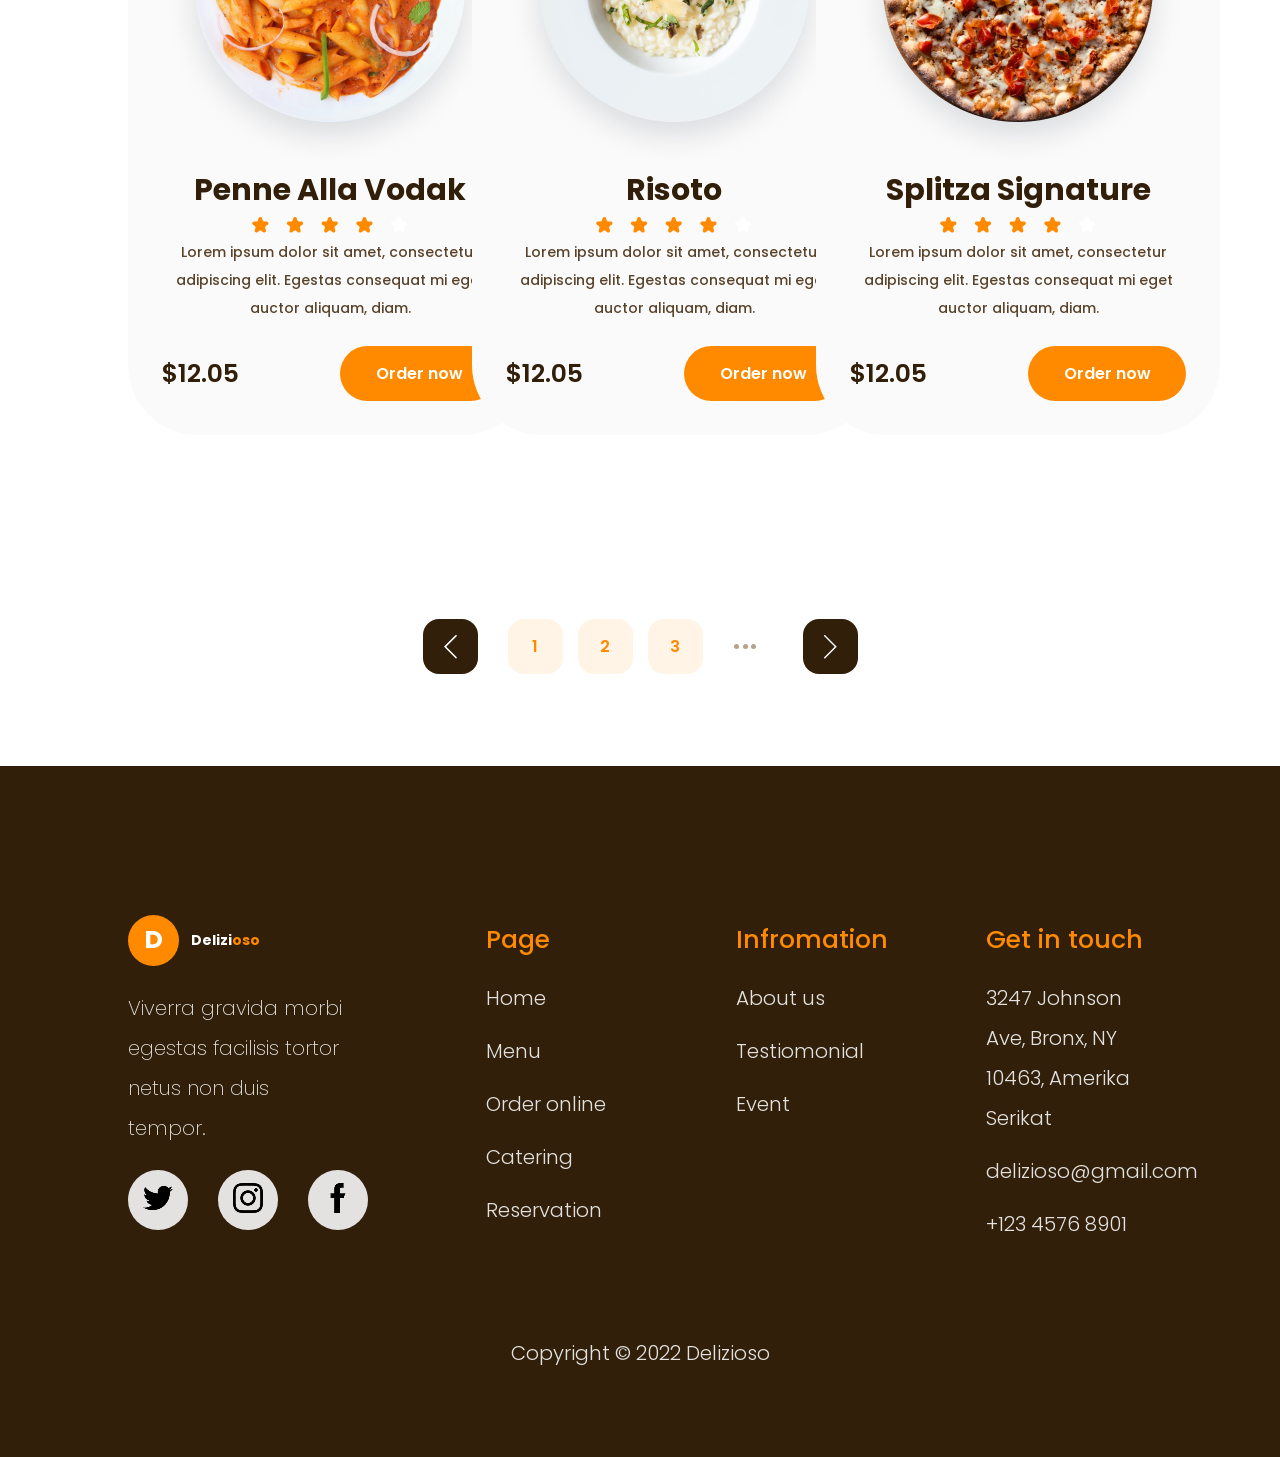
<file: menu/index.html>
<!DOCTYPE html>
<html lang="en">
<head>
    <meta charset="UTF-8">
    <meta name="viewport" content="width=device-width, initial-scale=1.0">
    <title>Document</title>
    <link rel="stylesheet" href="style.css">
</head>
<body>
    <header>
        <nav>
            <div class="nav_logo">
                <a href="../homepage/index.html"><button>
                    <div><h1>D</h1></div>
                    <p>Delizi<span>oso</span></p>
                </button></a>
            </div>
            <ul>
                <li><a href="../homepage/index.html">Home</a></li>
                <li><a href="../menu/index.html">Menu</a></li>
                <li><a href="../about_us/index.html">About us</a></li>
                <li><a href="../order/index.html">Order online</a></li>
                <li><a href="../reservation/index.html">Reservation</a></li>
                <li><a href="../contact/index.html">Contact us</a></li>
            </ul>
            <div class="nav_left">
                <button class="cart_button"><a href=""><img src="images/header/image2.png" alt=""></a></button>
                <a href="../login/index.html"><button class="nav_login">Log in</button></a>
            </div>
        </nav>
    </header>
    <main> 

<!-- 3 -->

        <section class="sec3">
            <div class="sec3_main">
                <div class="sec3_top">
                    <h1>Menu</h1>
                    <div class="sec3_top_buttons">
                        <a href=""><button>All category</button></a>
                        <a href=""><button>Dinner</button></a>
                        <a href=""><button>Lunch</button></a>
                        <a href=""><button>Dessert</button></a>
                        <a href=""><button>Drink</button></a>
                    </div>
                </div>
                <div class="sec3_mid" id="sec3_medok">
                    
                </div>
                <div class="sec3_bot">
                    <button class="arrow"><img class="arrow_img" src="images/sec3/arrow_l.png" alt=""></button>
                    <div class="sec3_bot_buttons">
                        <button class="number">1</button>
                        <button class="number">2</button>
                        <button class="number">3</button>
                        <a href=""><button class="dots">
                            <div class="dot1"></div>
                            <div class="dot2"></div>
                            <div class="dot3"></div>
                        </button></a>
                    </div>
                    <button class="arrow"><img class="arrow_img" src="images/sec3/arrow_r.png" alt=""></button>
                </div>
            </div>
        </section>
    </main>

<!-- ФУТЕР -->

    <footer>
        <div class="footer_main">
            <div class="footer_main_top">
                <div class="footer_main_left">    
                    <div class="nav_logo">
                        <a href=""><button>
                            <div><h1>D</h1></div>
                            <p>Delizi<span>oso</span></p>
                        </button></a>
                    </div>
                    <p class="footer_tetxt_p">Viverra gravida morbi egestas facilisis tortor netus non duis tempor. </p>
                    <div class="footer_main_left_buttons">
                        <a href="https://x.com/?lang=ru"><button id="frst"><img src="images/sec7/twitter.png" alt=""></button></a>
                        <a href="https://www.instagram.com/"><button id="scnd"><img src="images/sec7/instagram.png" alt=""></button></a>
                        <a href="https://www.facebook.com/?locale=ru_RU"><button id="thrd"><img src="images/sec7/facebook.png" alt=""></button></a>
                    </div>
                </div>
                <div class="footer_main_right">
                    <div class="footer_main_right_page">
                        <p class="footer_zagolovok">Page</p>
                        <a href="../homepage/index.html">Home</a>
                        <a href="../menu/index.html">Menu</a>
                        <a href="../order/index.html">Order online</a>
                        <a href="">Catering</a>
                        <a href="../reservation/index.html">Reservation</a>
                    </div>
                    <div class="footer_main_right_info">
                        <p class="footer_zagolovok">Infromation</p>
                        <a href="../about_us/index.html">About us</a>
                        <a href="">Testiomonial</a>
                        <a href="">Event</a>
                    </div>                
                    <div class="footer_main_right_git">
                        <p class="footer_zagolovok">Get in touch</p>
                        <p class="footer_default_text">3247 Johnson Ave, Bronx, NY 10463, Amerika Serikat</p>
                        <p class="footer_default_text">delizioso@gmail.com</p>
                        <p class="footer_default_text">+123 4576 8901</p>
                    </div>
                </div>
            </div>
            <div class="footer_main_bot">
                <p>Copyright © 2022 Delizioso</p>
            </div>
        </div>
    </footer>
    <script src="index.js"></script>
</body>
</html>
</file>
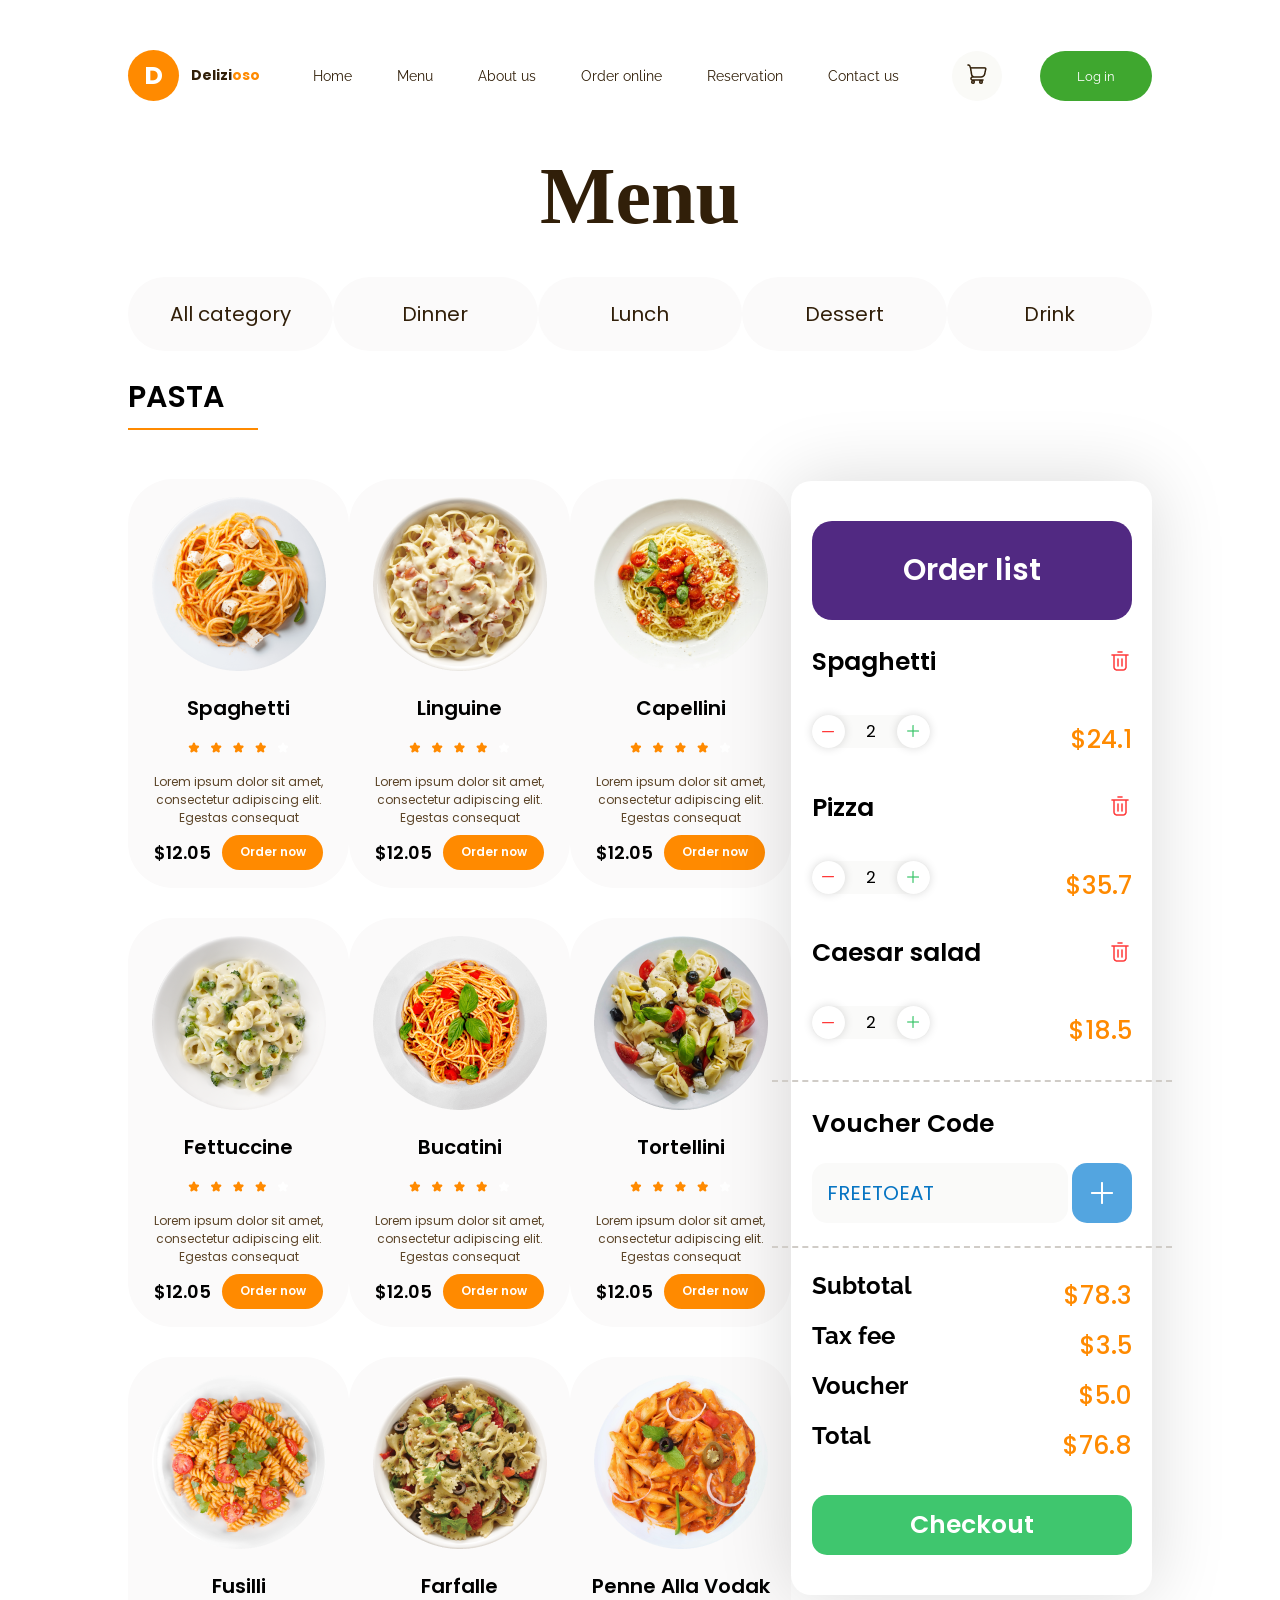
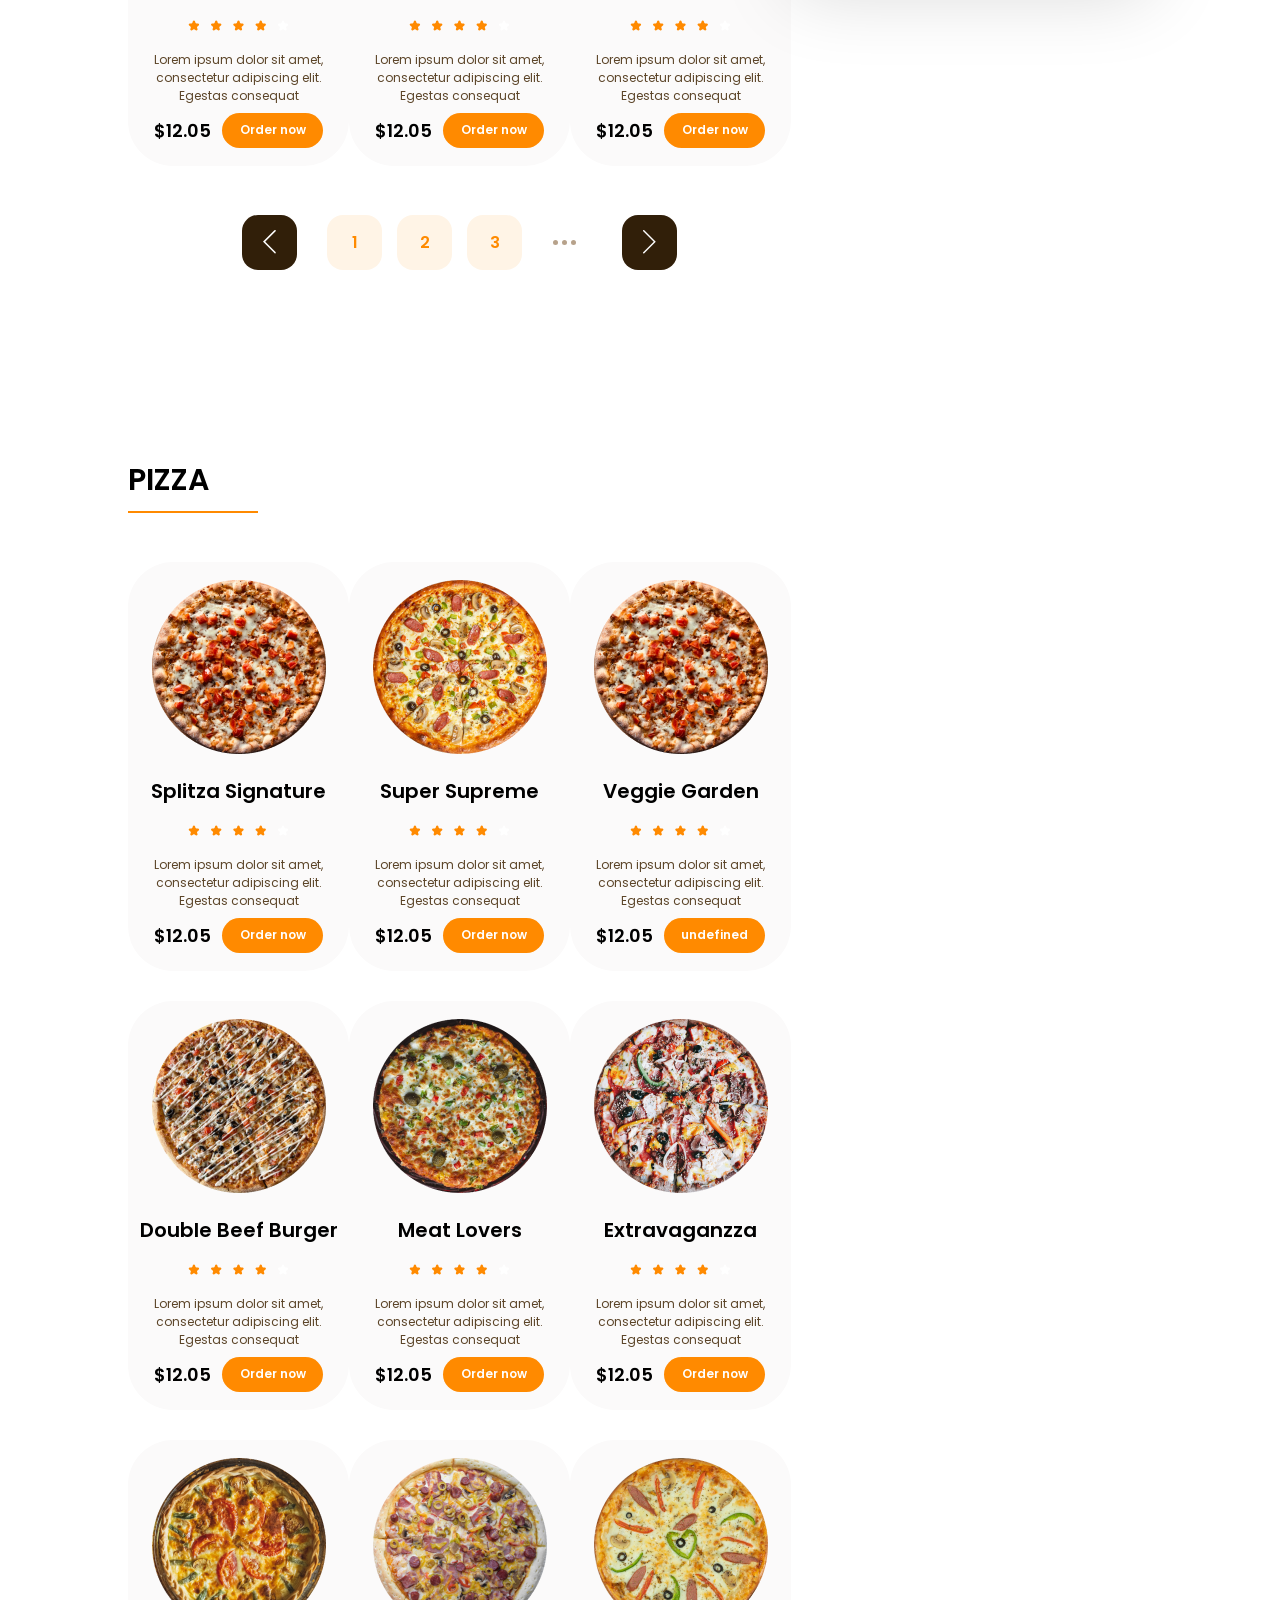
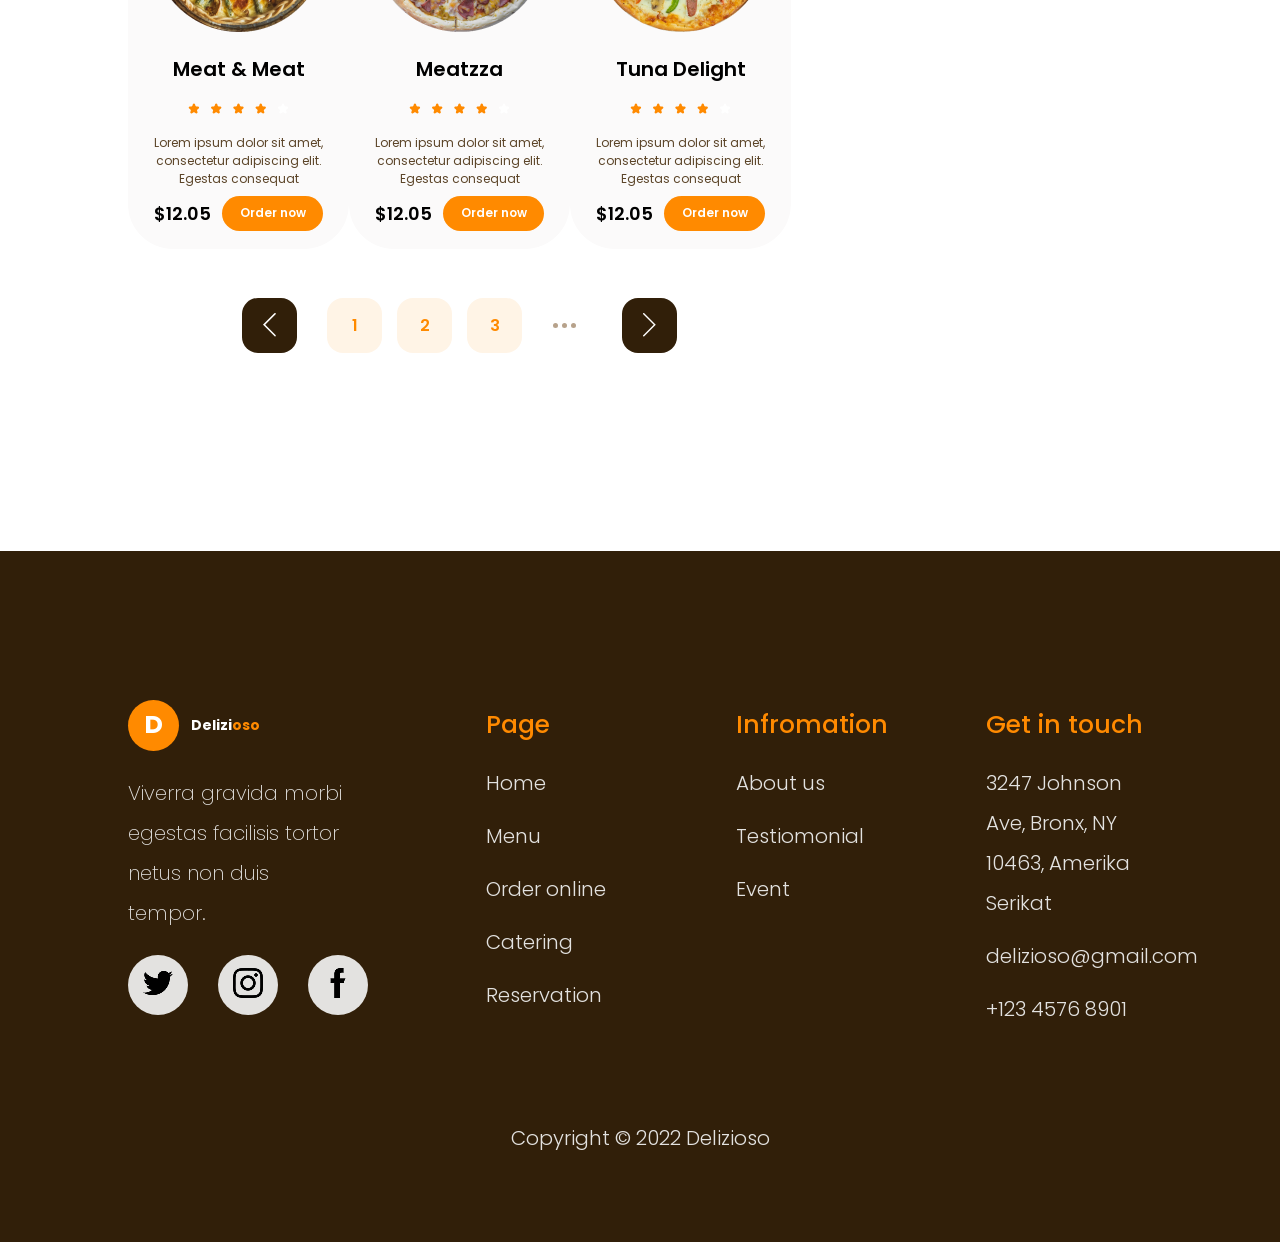
<file: order/index.html>
<!DOCTYPE html>
<html lang="en">
<head>
    <meta charset="UTF-8">
    <meta name="viewport" content="width=device-width, initial-scale=1.0">
    <title>Document</title>
    <link rel="stylesheet" href="style.css">
</head>
<body>
    <header>
        <nav>
            <div class="nav_logo">
                <a href="../homepage/index.html"><button>
                    <div><h1>D</h1></div>
                    <p>Delizi<span>oso</span></p>
                </button></a>
            </div>
            <ul>
                <li><a href="../homepage/index.html">Home</a></li>
                <li><a href="../menu/index.html">Menu</a></li>
                <li><a href="../about_us/index.html">About us</a></li>
                <li><a href="../order/index.html">Order online</a></li>
                <li><a href="../reservation/index.html">Reservation</a></li>
                <li><a href="../contact/index.html">Contact us</a></li>
            </ul>
            <div class="nav_left">
                <button class="cart_button"><a href=""><img src="images/header/image2.png" alt=""></a></button>
                <a href="../login/index.html"><button class="nav_login">Log in</button></a>
            </div>
        </nav>
    </header>
    <main>

<!-- 1 -->

        <section class="sec1">
            <div class="sec1_main">
                <div class="sec1_main_zagolovok">
                    <h1>Menu</h1>
                    <div class="sec1_main_zagolovok_buttons">
                        <button>All category</button>
                        <button>Dinner</button>
                        <button>Lunch</button>
                        <button>Dessert</button>
                        <button>Drink</button>
                    </div>
                </div>
                <div class="sec1_main_mid">
                    <div class="sec1_main_left">
                        <div class="sec1_main_left1">
                            <div class="sec1_main_left_pasta">
                                <h1>PASTA</h1>
                            </div>
                            <div class="sec1_main_left_block">
                                <div class="sec1_main_left_art" id="sec1_medok">
                                
                                </div>
                            </div>
                            <div class="sec3_bot">
                                <button class="arrow"><img class="arrow_img" src="images/sec3/arrow_l.png" alt=""></button>
                                <div class="sec3_bot_buttons">
                                    <button class="number">1</button>
                                    <button class="number">2</button>
                                    <button class="number">3</button>
                                    <a href="../menu/index.html"><button class="dots">
                                        <div class="dot1"></div>
                                        <div class="dot2"></div>
                                        <div class="dot3"></div>
                                    </button></a>
                                </div>
                                <button class="arrow"><img class="arrow_img" src="images/sec3/arrow_r.png" alt=""></button>
                            </div>
                        </div>
                        <div class="sec1_main_left2">
                            <div class="sec1_main_left_pasta">
                                <h1>PIZZA</h1>
                            </div>
                            <div class="sec1_main_left_block">
                                <div class="sec1_main_left_art" id="sec1_medok2">
                                
                                </div>
                            </div>
                            <div class="sec3_bot">
                                <button class="arrow"><img class="arrow_img" src="images/sec3/arrow_l.png" alt=""></button>
                                <div class="sec3_bot_buttons">
                                    <button class="number">1</button>
                                    <button class="number">2</button>
                                    <button class="number">3</button>
                                    <a href="../menu/index.html"><button class="dots">
                                        <div class="dot1"></div>
                                        <div class="dot2"></div>
                                        <div class="dot3"></div>
                                    </button></a>
                                </div>
                                <button class="arrow"><img class="arrow_img" src="images/sec3/arrow_r.png" alt=""></button>
                            </div>
                        </div>
                    </div>
                    <div class="sec1_main_right">
                        <div class="sec1_main_right_ins">
                            <div class="sec1_main_right_list">
                                <h2>Order list</h2>
                            </div>
                            <div class="sec1_main_right_caesar">
                                <div class="sec1_main_right_spaghetti_top">
                                    <h2>Spaghetti</h2>
                                    <button><img src="images/sec1/remove.png" alt=""></button>
                                </div>
                                <div class="sec1_main_right_spaghetti_bot">
                                    <div>
                                        <button><img src="images/sec1/minus1.png" alt=""></button>
                                        <p>2</p>
                                        <button><img src="images/sec1/plus1.png" alt=""></button>
                                    </div>
                                    <h3>$24.1</h3>
                                </div>
                            </div>
                            <div class="sec1_main_right_caesar">
                                <div class="sec1_main_right_spaghetti_top">
                                    <h2>Pizza</h2>
                                    <button><img src="images/sec1/remove.png" alt=""></button>
                                </div>
                                <div class="sec1_main_right_spaghetti_bot">
                                    <div>
                                        <button><img src="images/sec1/minus1.png" alt=""></button>
                                        <p>2</p>
                                        <button><img src="images/sec1/plus1.png" alt=""></button>
                                    </div>
                                    <h3>$35.7</h3>
                                </div>
                            </div>
                            <div class="sec1_main_right_caesar">
                                <div class="sec1_main_right_spaghetti_top">
                                    <h2>Caesar salad</h2>
                                    <button><img src="images/sec1/remove.png" alt=""></button>
                                </div>
                                <div class="sec1_main_right_spaghetti_bot">
                                    <div>
                                        <button><img src="images/sec1/minus1.png" alt=""></button>
                                        <p>2</p>
                                        <button><img src="images/sec1/plus1.png" alt=""></button>
                                    </div>
                                    <h3>$18.5</h3>
                                </div>
                            </div>
                            <div class="sec1_main_right_vaucher">
                                <div class="sec_main_right_vaucher_ins">
                                    <h2>Voucher Code</h2>
                                    <div>
                                        <input type="text" placeholder="FREETOEAT">
                                        <button><img src="images/sec1/plus.png" alt=""></button>
                                    </div>
                                </div>
                            </div>
                            <div class="sec1_main_right_total">
                                <div class="sec1_main_right_taxes">
                                    <h2>Subtotal</h2>
                                    <p>$78.3</p>
                                </div>
                                <div class="sec1_main_right_taxes">
                                    <h2>Tax fee</h2>
                                    <p>$3.5</p>
                                </div>
                                <div class="sec1_main_right_taxes">
                                    <h2>Voucher</h2>
                                    <p>$5.0</p>
                                </div>
                                <div class="sec1_main_right_taxes">
                                    <h2>Total</h2>
                                    <p>$76.8</p>
                                </div>
                            </div>
                            <div class="sec1_main_right_checkout">
                                <a href="../checkout/index.html"><button>Checkout</button></a>
                            </div>
                        </div>
                    </div>
                </div>
            </div>
        </section>

    </main>

<!-- ФУТЕР -->

    <footer>
        <div class="footer_main">
            <div class="footer_main_top">
                <div class="footer_main_left">    
                    <div class="nav_logo">
                        <a href=""><button>
                            <div><h1>D</h1></div>
                            <p>Delizi<span>oso</span></p>
                        </button></a>
                    </div>
                    <p class="footer_tetxt_p">Viverra gravida morbi egestas facilisis tortor netus non duis tempor. </p>
                    <div class="footer_main_left_buttons">
                        <a href="https://x.com/?lang=ru"><button id="frst"><img src="images/sec7/twitter.png" alt=""></button></a>
                        <a href="https://www.instagram.com/"><button id="scnd"><img src="images/sec7/instagram.png" alt=""></button></a>
                        <a href="https://www.facebook.com/?locale=ru_RU"><button id="thrd"><img src="images/sec7/facebook.png" alt=""></button></a>
                    </div>
                </div>
                <div class="footer_main_right">
                    <div class="footer_main_right_page">
                        <p class="footer_zagolovok">Page</p>
                        <a href="../homepage/index.html">Home</a>
                        <a href="../menu/index.html">Menu</a>
                        <a href="../order/index.html">Order online</a>
                        <a href="">Catering</a>
                        <a href="../reservation/index.html">Reservation</a>
                    </div>
                    <div class="footer_main_right_info">
                        <p class="footer_zagolovok">Infromation</p>
                        <a href="../about_us/index.html">About us</a>
                        <a href="">Testiomonial</a>
                        <a href="">Event</a>
                    </div>                
                    <div class="footer_main_right_git">
                        <p class="footer_zagolovok">Get in touch</p>
                        <p class="footer_default_text">3247 Johnson Ave, Bronx, NY 10463, Amerika Serikat</p>
                        <p class="footer_default_text">delizioso@gmail.com</p>
                        <p class="footer_default_text">+123 4576 8901</p>
                    </div>
                </div>
            </div>
            <div class="footer_main_bot">
                <p>Copyright © 2022 Delizioso</p>
            </div>
        </div>
    </footer>
    <script src="index.js"></script>
</body>
</html>
</file>
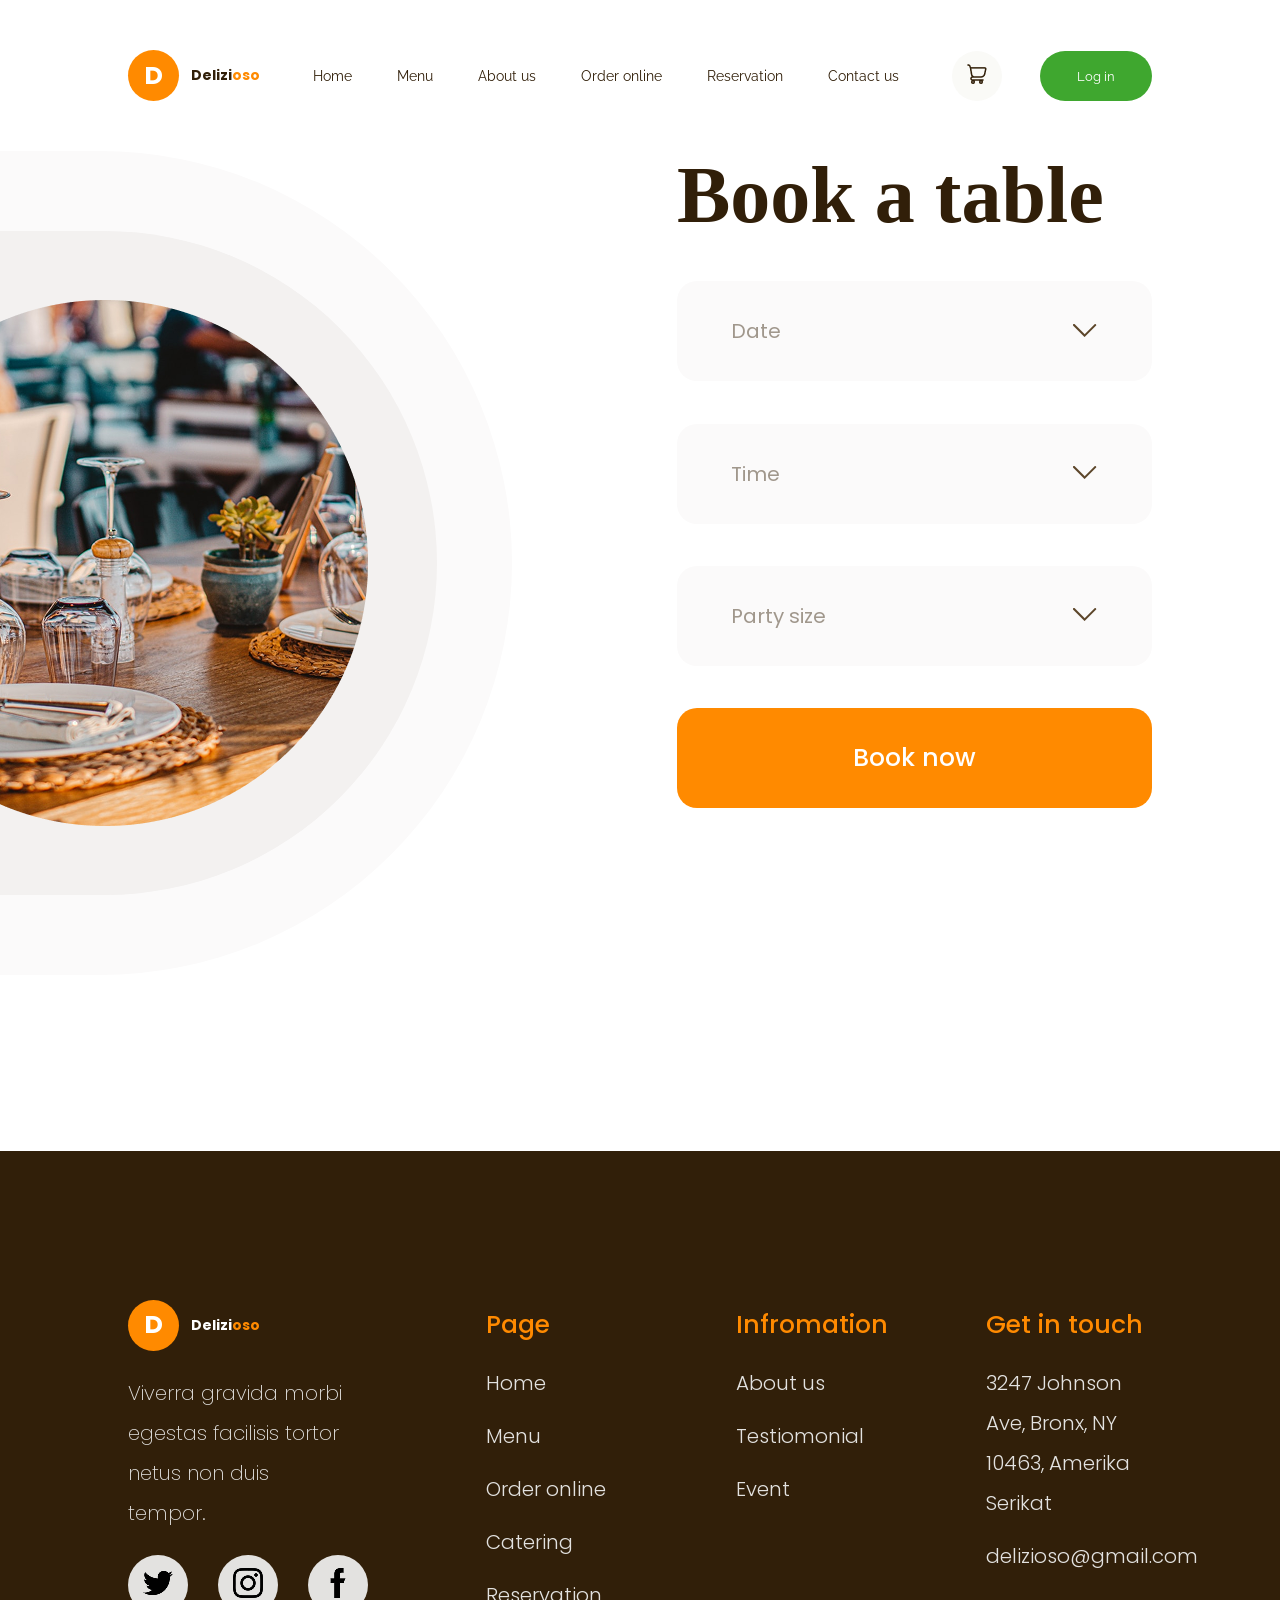
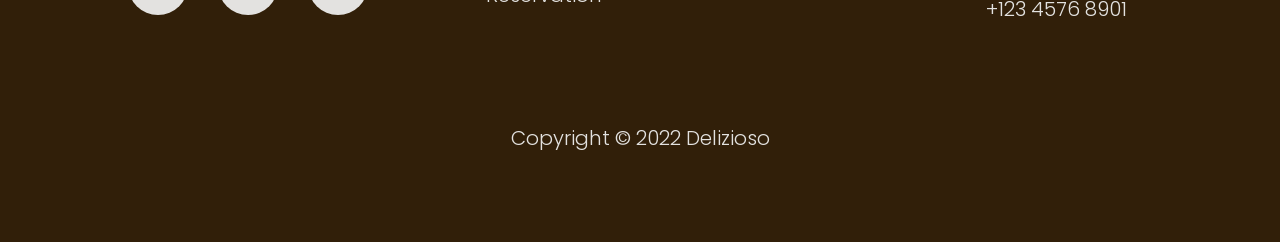
<file: reservation/index.html>
<!DOCTYPE html>
<html lang="en">
<head>
    <meta charset="UTF-8">
    <meta name="viewport" content="width=device-width, initial-scale=1.0">
    <title>Document</title>
    <link rel="stylesheet" href="style.css">
</head>
<body>
    <header>
        <nav>
            <div class="nav_logo">
                <a href="../homepage/index.html"><button>
                    <div><h1>D</h1></div>
                    <p>Delizi<span>oso</span></p>
                </button></a>
            </div>
            <ul>
                <li><a href="../homepage/index.html">Home</a></li>
                <li><a href="../menu/index.html">Menu</a></li>
                <li><a href="../about_us/index.html">About us</a></li>
                <li><a href="../order/index.html">Order online</a></li>
                <li><a href="../reservation/index.html">Reservation</a></li>
                <li><a href="../contact/index.html">Contact us</a></li>
            </ul>
            <div class="nav_left"> 
                <button class="cart_button"><a href=""><img src="images/header/image2.png" alt=""></a></button>
                <a href="../login/index.html"><button class="nav_login">Log in</button></a>
            </div>
        </nav>
    </header>
    <main>

<!-- 1 -->
        <section class="sec1">
            <div class="sec1_gray">
                <div class="gray1">
                    <div class="gray2">
                        <div class="ins_gray2"></div>
                    </div>
                </div>
            </div>
            <div class="sec1_main">
                <div class="sec1_main_right">
                    <h1>Book a table</h1>
                    <button class="sec1_button"><div class="but_ins"><p>Date</p><div></div></div></button>
                    <button class="sec1_button"><div class="but_ins"><p>Time</p><div></div></div></button>
                    <button class="sec1_button"><div class="but_ins"><p>Party size</p><div></div></div></button>
                    <button class="sec1_button2" id="book_now">Book now</button>
                </div>
            </div>
        </section>
        
<!-- 2 -->

        <section class="sec2">
            <button class="sec2_krest" id="krest">
                <div class="sec2_krest_back"></div>
            </button>
            <div class="sec2_main">
                <div class="sec2_main_inside">
                    <div class="sec2_main_header">
                        <div class="nav_logo">
                            <a href=""><button>
                                <div><h1>D</h1></div>
                                <p>Delizi<span>oso</span></p>
                            </button></a>
                        </div>
                        <div class="nav_left">
                            <a href="../login/index.html"><button class="nav_login">Sign in</button></a>
                            <a href="../sign_up/index.html"><button class="nav_sign_up">Sign up</button></a>
                        </div>
                    </div>
                    <div class="sec2_main_zagolovok">
                        <h1>Reservation</h1>
                        <div>
                            <p>Due to limited availability, we can hold this table for you for <span>5:00 minutes</span></p>
                        </div>
                    </div>
                    <div class="sec2_main_bot">
                        <div class="sec2_main_bot1">
                            <h1>Data order</h1>
                            <div class="sec2_main_inside">
                                <div class="sec2_main_bot1_butts">
                                    <div class="medium_pole">
                                        <input type="text" placeholder="First name">
                                        <input type="text" placeholder="Last name">
                                        <input type="text" placeholder="Phone number">
                                        <input type="text" placeholder="Email address">
                                        <button>Select an accasion <img src="images/sec2/arrow.png" alt=""></button>
                                    </div>
                                    <div class="bot_pole"><input type="text" placeholder="Add a special request"></div>
                                </div>
                            </div>
                        </div>
                        <div class="sec2_main_bot2">
                            <div class="sec2_main_bot2_detail">
                                <div class="sec2_main_bot2_inside">
                                    <h2>Reservation detail</h2>
                                    <div class="sec2_main_bot2_detail2">
                                        <div><img src="images/sec2/calender.png" alt=""><p>Saturday, 28 february 2022</p></div>
                                        <div><img src="images/sec2/time.png" alt=""><p>04:30 pm</p></div>
                                        <div><img src="images/sec2/people.png" alt=""><p>2 people (Standar seating)</p></div>
                                    </div>
                                </div>
                            </div>
                            <div class="sec2_main_bot2_info">
                                <h2>Restaurant informations</h2>
                                <div>
                                    <p>Sed ut perspiciatis unde omnis iste natus error sit voluptatem accusantium doloremque laudantium, totam rem aperiam, eaque ipsa quae ab illo inventore veritatis et quasi architecto beatae vitae dicta sunt explicabo.</p>
                                    <p>Neque porro quisquam est, qui dolorem ipsum quia dolor sit amet, consectetur, adipisci velit, sed quia non numquam eius modi tempora incidunt ut labore et dolore magnam aliquam quaerat voluptatem. Ut enim ad minima veniam.</p>
                                </div>
                            </div>
                        </div>
                    </div>
                    <div class="sec2_main_bot1_butts2">
                        <div class="sec2_butts2">
                            <input type="checkbox" name="" id="">
                            <p>Sign me up to receive dining offers and news from this restaurant by email.</p>
                        </div>
                        <button class="con_res" id="con_res">Confirm reservation</button>
                    </div>
                </div>
            </div>
        </section>

<!-- СЕКЦИЯ 3 -->

        <section class="sec3">
            <button class="sec3_krest" id="kreston">
                <div class="sec3_krest_back"></div>
            </button>
            <div class="sec3_main">
                <div class="sec3_main_inside">
                    <div class="sec3_main_header">
                        <div class="nav_logo">
                            <a href=""><button>
                                <div><h1>D</h1></div>
                                <p>Delizi<span>oso</span></p>
                            </button></a>
                        </div>
                        <div class="nav_left">
                            <a href="../login/index.html"><button class="nav_login">Sign in</button></a>
                            <a href="../sign_up/index.html"><button class="nav_sign_up">Sign up</button></a>
                        </div>
                    </div>
                    <div class="sec3_main_confirmed">
                        <div class="sec3_main_confirmed_ins">
                            <h1>Reservation has been confirmed</h1>
                            <div>
                                <img src="images/sec3/confirmed_icon.png" alt="">
                                <p>The confirmation result has been sent to your email</p>
                            </div>
                            <div>
                                <img src="images/sec3/calendar_icon.png" alt="">
                                <p>Booking ID : #123456</p>
                            </div>
                        </div>
                    </div>
                    <div class="sec3_main_details">
                        <div class="sec3_main_details_bg"></div>
                        <div class="sec3_main_details_text">
                            <h2>Reservation detail</h2>
                            <div>
                                <img src="images/sec3/calender.png" alt="">
                                <p>Saturday, 28 february 2022</p>
                            </div>
                            <div>
                                <img src="images/sec3/time.png" alt="">
                                <p>04:30 pm</p>
                            </div>
                            <div>
                                <img src="images/sec3/people.png" alt="">
                                <p>2 people (Standar seating)</p>
                            </div>
                        </div>
                        <div class="sec3_main_details_buttons">
                            <button class="sec3_main_details_button1" id="modifys">Modify <img src="images/sec3/modify.png" alt=""></button>
                            <button class="sec3_main_details_button2" id="cancel">Cancel <img src="images/sec3/cancel.png" alt=""></button>
                        </div>
                    </div>
                    <div class="sec3_main_bot">
                        <div class="sec3_main_bot_left">
                            <input class="sec3_main_bot_left_inp1" type="text" placeholder="Select an accasion (optional)">
                            <input class="sec3_main_bot_left_inp2" type="text" placeholder="Add a special request">
                        </div>
                        <div class="sec3_main_bot_right">
                            <h2>Restaurant informations</h2>
                            <div>
                                <p>Sed ut perspiciatis unde omnis iste natus error sit voluptatem accusantium doloremque laudantium, totam rem aperiam, eaque ipsa quae ab illo inventore veritatis et quasi architecto beatae vitae dicta sunt explicabo.</p>
                                <p>Neque porro quisquam est, qui dolorem ipsum quia dolor sit amet, consectetur, adipisci velit, sed quia non numquam eius modi tempora incidunt ut labore et dolore magnam aliquam quaerat voluptatem. Ut enim ad minima veniam.</p>
                            </div>
                        </div>
                    </div>
                </div>
            </div>
        </section>

<!-- СЕКЦИЯ 4 -->

        <section class="sec4">
            <button class="sec4_krest" id="krestons">
                <div class="sec4_krest_back"></div>
            </button>
            <div class="sec4_main">
                <div class="sec4_main_inside">
                    <div class="sec4_main_header">
                        <div class="nav_logo">
                            <a href=""><button>
                                <div><h1>D</h1></div>
                                <p>Delizi<span>oso</span></p>
                            </button></a>
                        </div>
                        <div class="nav_left">
                            <a href="../login/index.html"><button class="nav_login">Sign in</button></a>
                            <a href="../sign_up/index.html"><button class="nav_sign_up">Sign up</button></a>
                        </div>
                    </div>
                    <div class="sec4_main_confirmed">
                        <div class="sec4_main_confirmed_ins">
                            <h1>Are you sure you want to cancel the reservation?</h1>
                            <div>
                                <img src="images/sec3/calendar_icon.png" alt="">
                                <p>Booking ID : #123456</p>
                            </div>
                        </div>
                    </div>
                    <div class="sec4_main_details">
                        <div class="sec4_main_details_bg"></div>
                        <div class="sec4_main_details_text">
                            <h2>Reservation detail</h2>
                            <div>
                                <img src="images/sec3/calender.png" alt="">
                                <p>Saturday, 28 february 2022</p>
                            </div>
                            <div>
                                <img src="images/sec3/time.png" alt="">
                                <p>04:30 pm</p>
                            </div>
                            <div>
                                <img src="images/sec3/people.png" alt="">
                                <p>2 people (Standar seating)</p>
                            </div>
                        </div>
                    </div>
                    <div class="sec4_main_bot">
                        <button id="krestons2">Cancel reservation</button>
                    </div>
                </div>
            </div>
        </section>


    </main>

<!-- ФУТЕР -->

    <footer>
        <div class="footer_main">
            <div class="footer_main_top">
                <div class="footer_main_left">    
                    <div class="nav_logo">
                        <a href=""><button>
                            <div><h1>D</h1></div>
                            <p>Delizi<span>oso</span></p>
                        </button></a>
                    </div>
                    <p class="footer_tetxt_p">Viverra gravida morbi egestas facilisis tortor netus non duis tempor. </p>
                    <div class="footer_main_left_buttons">
                        <a href="https://x.com/?lang=ru"><button id="frst"><img src="images/sec7/twitter.png" alt=""></button></a>
                        <a href="https://www.instagram.com/"><button id="scnd"><img src="images/sec7/instagram.png" alt=""></button></a>
                        <a href="https://www.facebook.com/?locale=ru_RU"><button id="thrd"><img src="images/sec7/facebook.png" alt=""></button></a>
                    </div>
                </div>
                <div class="footer_main_right">
                    <div class="footer_main_right_page">
                        <p class="footer_zagolovok">Page</p>
                        <a href="../homepage/index.html">Home</a>
                        <a href="../menu/index.html">Menu</a>
                        <a href="../order/index.html">Order online</a>
                        <a href="">Catering</a>
                        <a href="../reservation/index.html">Reservation</a>
                    </div>
                    <div class="footer_main_right_info">
                        <p class="footer_zagolovok">Infromation</p>
                        <a href="../about_us/index.html">About us</a>
                        <a href="">Testiomonial</a>
                        <a href="">Event</a>
                    </div>                
                    <div class="footer_main_right_git">
                        <p class="footer_zagolovok">Get in touch</p>
                        <p class="footer_default_text">3247 Johnson Ave, Bronx, NY 10463, Amerika Serikat</p>
                        <p class="footer_default_text">delizioso@gmail.com</p>
                        <p class="footer_default_text">+123 4576 8901</p>
                    </div>
                </div>
            </div>
            <div class="footer_main_bot">
                <p>Copyright © 2022 Delizioso</p>
            </div>
        </div>
    </footer>
    <script src="index.js"></script>
</body>
</html>
</file>
<file: checkout/style.css>
@import url("https://fonts.googleapis.com/css2?family=Raleway:ital,wght@0,100..900;1,100..900&display=swap");
@import url("https://fonts.googleapis.com/css2?family=Poppins:ital,wght@0,100;0,200;0,300;0,400;0,500;0,600;0,700;0,800;0,900;1,100;1,200;1,300;1,400;1,500;1,600;1,700;1,800;1,900&family=Raleway:ital,wght@0,100..900;1,100..900&display=swap");
@import url("https://fonts.googleapis.com/css2?family=Poppins:ital,wght@0,100;0,200;0,300;0,400;0,500;0,600;0,700;0,800;0,900;1,100;1,200;1,300;1,400;1,500;1,600;1,700;1,800;1,900&family=Raleway:ital,wght@0,100..900;1,100..900&family=Tinos:ital,wght@0,400;0,700;1,400;1,700&display=swap");
@keyframes bounce {
  0%, 100% {
    transform: translateY(0);
  }
  50% {
    transform: translateY(-7px);
  }
}
* {
  margin: 0;
  padding: 0;
  box-sizing: border-box;
  font-family: "Raleway", sans-serif;
  font-optical-sizing: auto;
  font-weight: weight;
  font-style: normal;
  background: none;
}

button {
  border-style: none;
  cursor: pointer;
  transition: all 0.2s ease;
}

li, a {
  text-decoration: none;
  list-style: none;
}

header {
  height: 151px;
  width: 100%;
}

header, .nav_logo, nav, .nav_left {
  display: flex;
  align-items: center;
}

.nav_logo {
  width: 132px;
  height: 51px;
}
.nav_logo a {
  width: 100%;
  height: 100%;
}
.nav_logo button {
  width: 100%;
  height: 100%;
  background: none;
  justify-content: space-between;
  display: flex;
  align-items: center;
}
.nav_logo button p {
  font-size: 0.875rem;
  font-family: "Poppins";
  font-weight: 700;
  color: #311F09;
}
.nav_logo button span {
  font-size: 0.875rem;
  font-family: "Poppins";
  font-weight: 700;
  color: #FF8A00;
}
.nav_logo div {
  display: flex;
  justify-content: center;
  align-items: center;
  width: 51px;
  height: 51px;
  background-color: #FF8A00;
  border-radius: 100px;
}
.nav_logo div h1 {
  font-size: 1.563rem;
  color: #ffffff;
  font-family: "Poppins";
}

.nav_left {
  width: 200px;
  justify-content: space-between;
}
.nav_left div {
  width: 50px;
  height: 50px;
  display: flex;
  justify-content: center;
  align-items: center;
  background-color: #FAFAF7;
  border-radius: 100px;
}
.nav_left div:hover {
  background-color: #FAFAF7;
}

.cart_button {
  width: 50px;
  height: 50px;
  display: flex;
  justify-content: center;
  align-items: center;
  border-radius: 100px;
  background-color: #FAFAF7;
}

.cart_button:hover {
  background-color: #e8e8e3;
}

.nav_login {
  width: 112px;
  height: 50px;
  background-color: #3FA72F;
  color: #ffffff;
  border-radius: 133px;
}

.nav_login:hover {
  background-color: #328a24;
}

.nav_sign_up {
  width: 112px;
  height: 50px;
  background-color: #FF8A00;
  color: #ffffff;
  border-radius: 133px;
}

.nav_sign_up:hover {
  background-color: #cf6f00;
}

nav {
  height: 51px;
  width: 80%;
  margin: 0 auto;
  justify-content: space-between;
}

ul {
  gap: 45px;
  display: flex;
  justify-content: space-between;
}
ul a {
  color: #311F09;
  transition: 0.2s ease;
  font-size: 0.875rem;
}
ul a:hover {
  color: #FF8A00;
}

.sec1 {
  width: 100%;
  height: 2800px;
  display: flex;
  justify-content: center;
}

.sec1_main {
  width: 80%;
  display: flex;
  flex-direction: column;
  justify-content: space-evenly;
}
.sec1_main h2 {
  color: #000000;
  font-family: "Poppins";
  font-weight: 500;
  font-size: 1.875rem;
}
.sec1_main .sec1_main_zagolovok {
  display: flex;
  align-items: center;
}
.sec1_main .sec1_main_zagolovok h1 {
  margin: 0 auto;
  text-align: center;
  color: #311F09;
  font-family: "Tinos";
  font-weight: bold;
  font-size: 5rem;
}
.sec1_main .sec1_main_zagolovok button {
  width: 50px;
  height: 50px;
  border-radius: 100px;
  background-color: #311F09;
  display: flex;
  align-items: center;
  justify-content: center;
}
.sec1_main .sec1_main_zagolovok button:hover {
  width: 45px;
  height: 45px;
}
.sec1_main .sec1_main_address {
  height: 190px;
  display: flex;
  flex-direction: column;
  justify-content: space-between;
}
.sec1_main .sec1_main_address div {
  display: flex;
  justify-content: space-between;
  gap: 32px;
}
.sec1_main .sec1_main_address div input {
  height: 100px;
  padding: 30px 30px;
  width: 100%;
  background-color: #FBFAFA;
  color: #311F09;
  font-weight: 400;
  font-family: "Poppins";
  line-height: 1.5;
  font-size: 1.563rem;
  border-radius: 20px;
  border-style: none;
}
.sec1_main .sec1_main_address div input::-moz-placeholder {
  color: #311F09;
  font-weight: 400;
  font-family: "Poppins";
  line-height: 1.5;
  font-size: 1.563rem;
}
.sec1_main .sec1_main_address div input::placeholder {
  color: #311F09;
  font-weight: 400;
  font-family: "Poppins";
  line-height: 1.5;
  font-size: 1.563rem;
}
.sec1_main .sec1_main_address div button {
  width: 214px;
  height: 100px;
  background-color: #749FE0;
  border-radius: 20px;
  color: #ffffff;
  font-family: "Poppins";
  font-size: 1.563rem;
  line-height: 1.5;
  font-weight: 400;
}
.sec1_main .sec1_main_address div button:hover {
  background-color: #4773b4;
  font-size: 1.7rem;
}
.sec1_main .sec1_main_order {
  display: flex;
  flex-direction: column;
  height: 650px;
  justify-content: space-between;
}
.sec1_main .sec1_main_order div {
  gap: 32px;
  display: flex;
  justify-content: space-between;
}
.sec1_main .sec1_main_order div input {
  width: 50%;
  height: 100px;
  background-color: #FBFAFA;
  padding: 30px 30px;
  color: #311F09;
  font-weight: 400;
  font-family: "Poppins";
  line-height: 1.1;
  font-size: 1.563rem;
  border-radius: 20px;
  border-style: none;
}
.sec1_main .sec1_main_order div input::-moz-placeholder {
  color: #A0978C;
  font-weight: 400;
  font-family: "Poppins";
  line-height: 1.1;
  font-size: 1.563rem;
}
.sec1_main .sec1_main_order div input::placeholder {
  color: #A0978C;
  font-weight: 400;
  font-family: "Poppins";
  line-height: 1.1;
  font-size: 1.563rem;
}
.sec1_main .sec1_main_order input {
  width: 100%;
  height: 277px;
  background-color: #FBFAFA;
  padding: 30px 30px;
  padding-bottom: 220px;
  color: #A0978C;
  font-weight: 400;
  font-family: "Poppins";
  line-height: 1.1;
  font-size: 1.563rem;
  border-radius: 20px;
  border-style: none;
}
.sec1_main .sec1_main_time {
  height: 135px;
  display: flex;
  flex-direction: column;
  justify-content: space-between;
}
.sec1_main .sec1_main_time div {
  width: 520px;
  display: flex;
  align-items: center;
  gap: 20px;
}
.sec1_main .sec1_main_time div p {
  color: #311F09;
  font-size: 1.563rem;
  font-family: "Poppins";
  font-weight: 400;
}
.sec1_main .sec1_main_time div p img {
  margin-left: 20px;
}
.sec1_main .sec1_main_time div input {
  width: 44px;
  height: 44px;
}
.sec1_main .sec1_main_payment {
  height: 310px;
  display: flex;
  flex-direction: column;
  justify-content: space-between;
}
.sec1_main .sec1_main_payment .sec1_main_payment_checkboxes {
  height: 230px;
  justify-content: space-between;
  width: 100%;
  display: flex;
  flex-direction: column;
}
.sec1_main .sec1_main_payment .sec1_main_payment_checkboxes .sec1_main_payment_checkboxes2, .sec1_main .sec1_main_payment .sec1_main_payment_checkboxes .sec1_main_payment_checkboxes1 {
  gap: 32px;
  width: 100%;
  justify-content: space-between;
  display: flex;
}
.sec1_main .sec1_main_payment .sec1_main_payment_checkboxes .sec1_main_payment_checkboxes2 div, .sec1_main .sec1_main_payment .sec1_main_payment_checkboxes .sec1_main_payment_checkboxes1 div {
  width: 50%;
  height: 100px;
  display: flex;
  align-items: center;
  gap: 20px;
  background-color: #FBFAFA;
  border-radius: 20px;
  padding: 50px;
}
.sec1_main .sec1_main_payment .sec1_main_payment_checkboxes .sec1_main_payment_checkboxes2 div p, .sec1_main .sec1_main_payment .sec1_main_payment_checkboxes .sec1_main_payment_checkboxes1 div p {
  color: #311F09;
  font-size: 1.563rem;
  font-family: "Poppins";
  font-weight: 400;
}
.sec1_main .sec1_main_payment .sec1_main_payment_checkboxes .sec1_main_payment_checkboxes2 div input, .sec1_main .sec1_main_payment .sec1_main_payment_checkboxes .sec1_main_payment_checkboxes1 div input {
  width: 44px;
  height: 44px;
}
.sec1_main .sec1_main_privacy {
  gap: 20px;
  display: flex;
}
.sec1_main .sec1_main_privacy input {
  width: 44px;
  height: 44px;
}
.sec1_main .sec1_main_privacy p {
  color: #311F09;
  font-size: 1.875rem;
  font-weight: 400;
  font-family: "Poppins";
}
.sec1_main .sec1_main_button_order_now {
  display: flex;
  justify-content: center;
}
.sec1_main .sec1_main_button_order_now button {
  width: 540px;
  height: 100px;
  background-color: #FF8A00;
  color: #ffffff;
  font-weight: 600;
  font-family: "Poppins";
  font-size: 1.875rem;
  line-height: 1.1;
  border-radius: 20px;
}
.sec1_main .sec1_main_button_order_now button:hover {
  background-color: #d67301;
  font-size: 2rem;
}

footer {
  height: 691px;
  background-color: #311F09;
  display: flex;
  align-items: center;
}

.footer_main {
  height: 100%;
  display: flex;
  flex-direction: column;
  justify-content: end;
  margin: 0 auto;
  width: 80%;
}
.footer_main .footer_main_top {
  display: flex;
  justify-content: space-between;
  height: 335px;
}
.footer_main .footer_main_top .footer_main_left {
  width: 25%;
  height: 315px;
  display: flex;
  flex-direction: column;
  justify-content: space-between;
}
.footer_main .footer_main_top .footer_main_left .footer_tetxt_p {
  max-width: 85%;
  font-family: "Poppins";
  font-size: 1.25rem;
  line-height: 2;
  font-weight: 200;
  color: #E3E2E0;
}
.footer_main .footer_main_top .footer_main_left .nav_logo p {
  color: #ffffff;
}
.footer_main .footer_main_top .footer_main_left .footer_main_left_buttons {
  max-width: 240px;
  display: flex;
  justify-content: space-between;
}
.footer_main .footer_main_top .footer_main_left .footer_main_left_buttons button {
  width: 60px;
  height: 60px;
  background-color: #E3E2E0;
  border-radius: 100px;
}
.footer_main .footer_main_top .footer_main_left .footer_main_left_buttons button:hover {
  width: 67px;
  height: 67px;
}
.footer_main .footer_main_right {
  width: 65%;
  display: flex;
  justify-content: space-between;
}
.footer_main .footer_main_right .footer_zagolovok {
  color: #FF8A00;
  font-family: "Poppins";
  line-height: 2;
  font-weight: 500;
  font-size: 1.563rem;
}
.footer_main .footer_main_right a {
  color: #E3E2E0;
  font-size: 1.25rem;
  line-height: 2;
  font-family: "Poppins";
  font-weight: 300;
  transition: all 0.1s ease;
}
.footer_main .footer_main_right a:hover {
  font-size: 1.1rem;
}
.footer_main .footer_main_right .footer_main_right_page {
  gap: 13px;
  width: 25%;
  display: flex;
  flex-direction: column;
}
.footer_main .footer_main_right .footer_main_right_info {
  gap: 13px;
  width: 25%;
  display: flex;
  flex-direction: column;
}
.footer_main .footer_main_right .footer_main_right_git {
  gap: 13px;
  width: 25%;
  display: flex;
  flex-direction: column;
}
.footer_main .footer_main_right .footer_main_right_git .footer_default_text {
  color: #E3E2E0;
  font-size: 1.25rem;
  line-height: 2;
  font-family: "Poppins";
  font-weight: 300;
}

.footer_main_bot {
  height: 30%;
  display: flex;
  justify-content: center;
  align-items: center;
}
.footer_main_bot p {
  color: #E3E2E0;
  font-family: "Poppins";
  font-weight: 300;
  font-size: 1.25rem;
}

main {
  display: flex;
  flex-direction: column;
}

.sec2 {
  position: absolute;
  top: 0;
  left: 0;
  width: 100%;
  height: 3642px;
  background-color: rgba(0, 0, 0, 0.7);
  display: none;
  flex-direction: column;
  align-items: center;
  justify-content: flex-start;
  z-index: 1000;
  overflow-y: auto;
  padding: 20px;
}

.sec2_main {
  background-color: #ffffff;
  width: 80%;
  max-width: 1112px;
  height: 1340px;
  display: flex;
  overflow: hidden;
  align-items: center;
  justify-content: center;
  flex-direction: column;
}
.sec2_main .sec2_main_inside {
  width: 90%;
  height: 50%;
  display: flex;
  flex-direction: column;
  justify-content: space-around;
}
.sec2_main .sec2_main_inside .sec2_main_header {
  display: flex;
  justify-content: space-between;
}
.sec2_main .sec2_main_inside .sec2_main_header .nav_left {
  width: 240px;
}

.sec2_krest {
  background-color: #ffffff;
  border-radius: 100px;
  width: 60px;
  height: 60px;
  margin: 0 auto;
  display: flex;
  align-items: center;
  margin-bottom: 10px;
}
.sec2_krest .sec2_krest_back {
  width: 20px;
  height: 20px;
  margin: 0 auto;
  display: flex;
  background-image: url(images/sec2/image1.png);
  background-repeat: no-repeat;
  background-position: center;
}

.sec2_main_zagolovok {
  width: 100%;
  margin: 0 auto;
  display: flex;
  flex-direction: column;
}
.sec2_main_zagolovok h1 {
  font-size: 1.875rem;
  font-family: "Poppins";
  font-weight: 500;
  line-height: 1.1;
  color: #000000;
}

.sec2_main_bot {
  width: 100%;
  height: 50%;
  background-image: url(images/sec2/map1.png);
  background-repeat: no-repeat;
  background-size: cover;
  display: flex;
  align-items: center;
  justify-content: center;
}
.sec2_main_bot .sec2_main_bot_inside {
  border-radius: 20px;
  height: 312px;
  width: 50%;
  background-color: rgba(255, 255, 255, 0.67);
  display: flex;
  align-items: center;
  justify-content: center;
}

.sec2_main_bot_ins {
  width: 90%;
  height: 90%;
  display: flex;
  align-items: center;
  justify-content: center;
  gap: 20px;
}

.sec2_main_bot_ins1 {
  border-radius: 15px;
  width: 194px;
  height: 255px;
  background-image: url(images/sec2/dom.png);
  background-repeat: no-repeat;
  background-position: center;
}

.sec2_main_bot_ins2 {
  height: 243px;
  display: flex;
  flex-direction: column;
  justify-content: space-between;
}
.sec2_main_bot_ins2 h2 {
  color: #311F09;
  font-weight: 700;
  font-size: 1.563rem;
  line-height: 1.1;
  font-family: "Poppins";
}
.sec2_main_bot_ins2 p {
  color: #311F09;
  font-weight: 500;
  font-family: "Poppins";
  line-height: 1.5;
  font-size: 1.25rem;
}
.sec2_main_bot_ins2 button {
  width: 100%;
  height: 77px;
  background-color: #FF3838;
  border-radius: 15px;
  color: #FFFFFF;
  font-weight: 700;
  font-family: "Poppins";
  line-height: 1.5;
  font-size: 1.25rem;
}
.sec2_main_bot_ins2 button:hover {
  background-color: #d12d2d;
  font-size: 1.4rem;
}

.sec2_main_mid {
  height: 233px;
  display: flex;
  flex-direction: column;
  justify-content: space-between;
}

.sec2_main_mid1 {
  display: flex;
  gap: 35px;
}
.sec2_main_mid1 input {
  padding: 30px 30px;
  background-color: #FBFAFA;
  border-radius: 20px;
  border-style: none;
  width: 100%;
  height: 100px;
  font-weight: 500;
  color: #311F09;
  font-family: "Poppins";
  font-size: 1.563rem;
}
.sec2_main_mid1 input::-moz-placeholder {
  font-weight: 500;
  color: #A0978C;
  font-family: "Poppins";
  font-size: 1.563rem;
}
.sec2_main_mid1 input::placeholder {
  font-weight: 500;
  color: #A0978C;
  font-family: "Poppins";
  font-size: 1.563rem;
}
.sec2_main_mid1 button {
  background-color: #53A5E0;
  border-radius: 20px;
  color: #ffffff;
  font-family: "Poppins";
  font-weight: 600;
  font-size: 1.563rem;
  width: 214px;
  height: 100px;
}
.sec2_main_mid1 button:hover {
  background-color: #4286b6;
  font-size: 1.8rem;
}

.sec2_main_mid2 {
  display: flex;
  gap: 35px;
}
.sec2_main_mid2 button {
  gap: 10px;
  display: flex;
  padding: 30px 30px;
  background-color: #FBFAFA;
  border-radius: 20px;
  border-style: none;
  width: 100%;
  height: 100px;
  color: #FF3838;
  font-family: "Poppins";
  font-weight: 400;
  font-size: 1.563rem;
}
.sec2_main_mid2 button:hover {
  background-color: #dadada;
  font-weight: 500;
  font-size: 1.68rem;
}
.sec2_main_mid2 div {
  width: 214px;
  height: 100px;
}/*# sourceMappingURL=style.css.map */
</file>
<file: contact/style.css>
@import url("https://fonts.googleapis.com/css2?family=Raleway:ital,wght@0,100..900;1,100..900&display=swap");
@import url("https://fonts.googleapis.com/css2?family=Poppins:ital,wght@0,100;0,200;0,300;0,400;0,500;0,600;0,700;0,800;0,900;1,100;1,200;1,300;1,400;1,500;1,600;1,700;1,800;1,900&family=Raleway:ital,wght@0,100..900;1,100..900&display=swap");
@import url("https://fonts.googleapis.com/css2?family=Poppins:ital,wght@0,100;0,200;0,300;0,400;0,500;0,600;0,700;0,800;0,900;1,100;1,200;1,300;1,400;1,500;1,600;1,700;1,800;1,900&family=Raleway:ital,wght@0,100..900;1,100..900&family=Tinos:ital,wght@0,400;0,700;1,400;1,700&display=swap");
@keyframes bounce {
  0%, 100% {
    transform: translateY(0);
  }
  50% {
    transform: translateY(-7px);
  }
}
* {
  margin: 0;
  padding: 0;
  box-sizing: border-box;
  font-family: "Raleway", sans-serif;
  font-optical-sizing: auto;
  font-weight: weight;
  font-style: normal;
  background: none;
}

button {
  border-style: none;
  cursor: pointer;
  transition: all 0.2s ease;
}

li, a {
  text-decoration: none;
  list-style: none;
}

header {
  height: 151px;
  width: 100%;
}

header, .nav_logo, nav, .nav_left {
  display: flex;
  align-items: center;
}

.nav_logo {
  width: 132px;
  height: 51px;
}
.nav_logo a {
  width: 100%;
  height: 100%;
}
.nav_logo button {
  width: 100%;
  height: 100%;
  background: none;
  justify-content: space-between;
  display: flex;
  align-items: center;
}
.nav_logo button p {
  font-size: 0.875rem;
  font-family: "Poppins";
  font-weight: 700;
  color: #311F09;
}
.nav_logo button span {
  font-size: 0.875rem;
  font-family: "Poppins";
  font-weight: 700;
  color: #FF8A00;
}
.nav_logo div {
  display: flex;
  justify-content: center;
  align-items: center;
  width: 51px;
  height: 51px;
  background-color: #FF8A00;
  border-radius: 100px;
}
.nav_logo div h1 {
  font-size: 1.563rem;
  color: #ffffff;
  font-family: "Poppins";
}

.nav_left {
  width: 200px;
  justify-content: space-between;
}
.nav_left div {
  width: 50px;
  height: 50px;
  display: flex;
  justify-content: center;
  align-items: center;
  background-color: #FAFAF7;
  border-radius: 100px;
}
.nav_left div:hover {
  background-color: #FAFAF7;
}

.cart_button {
  width: 50px;
  height: 50px;
  display: flex;
  justify-content: center;
  align-items: center;
  border-radius: 100px;
  background-color: #FAFAF7;
}

.cart_button:hover {
  background-color: #e8e8e3;
}

.nav_login {
  width: 112px;
  height: 50px;
  background-color: #3FA72F;
  color: #ffffff;
  border-radius: 133px;
}

.nav_login:hover {
  background-color: #328a24;
}

nav {
  height: 51px;
  width: 80%;
  margin: 0 auto;
  justify-content: space-between;
}

ul {
  gap: 45px;
  display: flex;
  justify-content: space-between;
}
ul a {
  color: #311F09;
  transition: 0.2s ease;
  font-size: 0.875rem;
}
ul a:hover {
  color: #FF8A00;
}

.sec1 {
  width: 100%;
  height: 120vh;
  display: flex;
}

.sec1_main {
  margin: 0 auto;
  width: 80%;
  display: flex;
  flex-direction: column;
  justify-content: space-evenly;
}

.sec1_main_top {
  margin: 0 auto;
}
.sec1_main_top h1 {
  color: #311F09;
  font-size: 5rem;
  font-family: "Tinos";
  font-weight: bold;
  text-align: center;
}
.sec1_main_top p {
  font-weight: 400;
  font-family: "Poppins";
  font-size: 1.563rem;
  color: #5C4529;
  width: 974px;
  text-align: center;
}

.sec1_main_mid {
  height: 685px;
  display: flex;
  flex-direction: column;
  justify-content: space-between;
}
.sec1_main_mid .sec1_main_mid_inside {
  display: flex;
  flex-direction: column;
  gap: 50px;
}
.sec1_main_mid .sec1_main_mid_inside div {
  margin: 0 auto;
  width: 1112px;
  display: flex;
  justify-content: space-between;
}
.sec1_main_mid .sec1_main_mid_inside input {
  font-size: 1.563rem;
  color: #A0978C;
  width: 540px;
  height: 100px;
  background-color: #FBFAFA;
  border-radius: 20px;
  border-style: none;
  padding: 30px 30px;
}
.sec1_main_mid .input_sec1_main_mid {
  display: flex;
  align-items: center;
}
.sec1_main_mid .input_sec1_main_mid input {
  color: #A0978C;
  font-size: 1.563rem;
  margin: 0 auto;
  width: 1112px;
  height: 385px;
  background-color: #FBFAFA;
  border-radius: 20px;
  border-style: none;
  padding: 30px 30px;
}

.sec1_main_bot {
  margin: 0 auto;
}
.sec1_main_bot button {
  width: 540px;
  height: 100px;
  border-radius: 20px;
  background-color: #FF8A00;
  color: #ffffff;
  font-family: "Poppins";
  font-weight: 400;
  line-height: 1.1;
  font-size: 1.563rem;
}
.sec1_main_bot button:hover {
  background-color: #d47100;
}

.sec2 {
  width: 100%;
  height: 1200px;
  background-image: url(images/sec1/map.svg);
  background-repeat: no-repeat;
  background-size: cover;
  background-position: center;
}

footer {
  height: 691px;
  background-color: #311F09;
  display: flex;
  align-items: center;
}

.footer_main {
  height: 100%;
  display: flex;
  flex-direction: column;
  justify-content: end;
  margin: 0 auto;
  width: 80%;
}
.footer_main .footer_main_top {
  display: flex;
  justify-content: space-between;
  height: 335px;
}
.footer_main .footer_main_top .footer_main_left {
  width: 25%;
  height: 315px;
  display: flex;
  flex-direction: column;
  justify-content: space-between;
}
.footer_main .footer_main_top .footer_main_left .footer_tetxt_p {
  max-width: 85%;
  font-family: "Poppins";
  font-size: 1.25rem;
  line-height: 2;
  font-weight: 200;
  color: #E3E2E0;
}
.footer_main .footer_main_top .footer_main_left .nav_logo p {
  color: #ffffff;
}
.footer_main .footer_main_top .footer_main_left .footer_main_left_buttons {
  max-width: 240px;
  display: flex;
  justify-content: space-between;
}
.footer_main .footer_main_top .footer_main_left .footer_main_left_buttons button {
  width: 60px;
  height: 60px;
  background-color: #E3E2E0;
  border-radius: 100px;
}
.footer_main .footer_main_top .footer_main_left .footer_main_left_buttons button:hover {
  width: 67px;
  height: 67px;
}
.footer_main .footer_main_right {
  width: 65%;
  display: flex;
  justify-content: space-between;
}
.footer_main .footer_main_right .footer_zagolovok {
  color: #FF8A00;
  font-family: "Poppins";
  line-height: 2;
  font-weight: 500;
  font-size: 1.563rem;
}
.footer_main .footer_main_right a {
  color: #E3E2E0;
  font-size: 1.25rem;
  line-height: 2;
  font-family: "Poppins";
  font-weight: 300;
  transition: all 0.1s ease;
}
.footer_main .footer_main_right a:hover {
  font-size: 1.1rem;
}
.footer_main .footer_main_right .footer_main_right_page {
  gap: 13px;
  width: 25%;
  display: flex;
  flex-direction: column;
}
.footer_main .footer_main_right .footer_main_right_info {
  gap: 13px;
  width: 25%;
  display: flex;
  flex-direction: column;
}
.footer_main .footer_main_right .footer_main_right_git {
  gap: 13px;
  width: 25%;
  display: flex;
  flex-direction: column;
}
.footer_main .footer_main_right .footer_main_right_git .footer_default_text {
  color: #E3E2E0;
  font-size: 1.25rem;
  line-height: 2;
  font-family: "Poppins";
  font-weight: 300;
}

.footer_main_bot {
  height: 30%;
  display: flex;
  justify-content: center;
  align-items: center;
}
.footer_main_bot p {
  color: #E3E2E0;
  font-family: "Poppins";
  font-weight: 300;
  font-size: 1.25rem;
}/*# sourceMappingURL=style.css.map */
</file>
<file: homepage/style.css>
@import url("https://fonts.googleapis.com/css2?family=Raleway:ital,wght@0,100..900;1,100..900&display=swap");
@import url("https://fonts.googleapis.com/css2?family=Poppins:ital,wght@0,100;0,200;0,300;0,400;0,500;0,600;0,700;0,800;0,900;1,100;1,200;1,300;1,400;1,500;1,600;1,700;1,800;1,900&family=Raleway:ital,wght@0,100..900;1,100..900&display=swap");
@import url("https://fonts.googleapis.com/css2?family=Poppins:ital,wght@0,100;0,200;0,300;0,400;0,500;0,600;0,700;0,800;0,900;1,100;1,200;1,300;1,400;1,500;1,600;1,700;1,800;1,900&family=Raleway:ital,wght@0,100..900;1,100..900&family=Tinos:ital,wght@0,400;0,700;1,400;1,700&display=swap");
@keyframes bounce {
  0%, 100% {
    transform: translateY(0);
  }
  50% {
    transform: translateY(-7px);
  }
}
* {
  margin: 0;
  padding: 0;
  box-sizing: border-box;
  font-family: "Raleway", sans-serif;
  font-optical-sizing: auto;
  font-weight: weight;
  font-style: normal;
  background: none;
}

button {
  border-style: none;
  cursor: pointer;
  transition: all 0.2s ease;
}

li, a {
  text-decoration: none;
  list-style: none;
}

header {
  height: 151px;
  width: 100%;
}

header, .nav_logo, nav, .nav_left {
  display: flex;
  align-items: center;
}

.nav_logo {
  width: 132px;
  height: 51px;
}
.nav_logo a {
  width: 100%;
  height: 100%;
}
.nav_logo button {
  width: 100%;
  height: 100%;
  background: none;
  justify-content: space-between;
  display: flex;
  align-items: center;
}
.nav_logo button p {
  font-size: 0.875rem;
  font-family: "Poppins";
  font-weight: 700;
  color: #311F09;
}
.nav_logo button span {
  font-size: 0.875rem;
  font-family: "Poppins";
  font-weight: 700;
  color: #FF8A00;
}
.nav_logo div {
  display: flex;
  justify-content: center;
  align-items: center;
  width: 51px;
  height: 51px;
  background-color: #FF8A00;
  border-radius: 100px;
}
.nav_logo div h1 {
  font-size: 1.563rem;
  color: #ffffff;
  font-family: "Poppins";
}

.nav_left {
  width: 200px;
  justify-content: space-between;
}
.nav_left div {
  width: 50px;
  height: 50px;
  display: flex;
  justify-content: center;
  align-items: center;
  background-color: #FAFAF7;
  border-radius: 100px;
}
.nav_left div:hover {
  background-color: #FAFAF7;
}

.cart_button {
  width: 50px;
  height: 50px;
  display: flex;
  justify-content: center;
  align-items: center;
  border-radius: 100px;
  background-color: #FAFAF7;
}

.cart_button:hover {
  background-color: #e8e8e3;
}

.nav_login {
  width: 112px;
  height: 50px;
  background-color: #3FA72F;
  color: #ffffff;
  border-radius: 133px;
}

.nav_login:hover {
  background-color: #328a24;
}

nav {
  height: 51px;
  width: 80%;
  margin: 0 auto;
  justify-content: space-between;
}

ul {
  gap: 45px;
  display: flex;
  justify-content: space-between;
}
ul a {
  color: #311F09;
  transition: 0.2s ease;
  font-size: 0.875rem;
}
ul a:hover {
  color: #FF8A00;
}

.sec1 {
  width: 100%;
  height: 85vh;
  background-image: url(images/sec1/background.png);
  background-repeat: no-repeat;
  background-position: right;
  background-size: 45%;
}
.sec1 h1 {
  width: 288px;
  font-size: 5rem;
  font-weight: bold;
  color: #311F09;
}
.sec1 button {
  width: 232px;
  height: 74px;
  border-radius: 100px;
  font-family: "Poppins";
  font-size: 1.25rem;
  color: #ffffff;
}

.sec1_main {
  width: 80%;
  height: 100%;
  margin: 0 auto;
  display: flex;
  align-items: center;
}

.sec1_left {
  height: 500px;
  display: flex;
  flex-direction: column;
  justify-content: space-between;
}

.sec1_left_text {
  height: 380px;
  display: flex;
  flex-direction: column;
  justify-content: space-between;
}

.sec1_left_rest {
  width: 153px;
  height: 40px;
  background-color: #FFE8CC;
  border-radius: 100px;
  display: flex;
  align-items: center;
}
.sec1_left_rest p {
  margin: 0 auto;
  color: #FF8A00;
  font-size: 1.125rem;
}

.sec1_left_desc {
  font-family: "Poppins";
  font-size: 1.25rem;
  color: #5C4529;
  line-height: 2;
  width: 523px;
}

.sec1_left_buttons {
  width: 485px;
  display: flex;
  justify-content: space-between;
}

.sec1_button1 {
  background-color: #FF8A00;
}

.sec1_button1:hover {
  background-color: #d07206;
}

.sec1_button2 {
  background-color: #3FA72F;
}

.sec1_button2:hover {
  background-color: #308124;
}

.sec2 {
  width: 100%;
  height: 100vh;
  background-color: #ECF9F0;
  background-image: url(images/sec2/background.png);
  background-repeat: no-repeat;
  background-position: left;
  background-size: 50%;
}
.sec2 h1 {
  width: 408px;
  font-family: "Tinos";
  font-size: 5rem;
  font-style: bold;
  color: #311F09;
}
.sec2 span {
  font-family: "Tinos";
  color: #FF8A00;
}
.sec2 p {
  width: 433px;
  color: #5C4529;
  line-height: 2;
  font-size: 1.25rem;
  font-family: "Poppins";
}
.sec2 button {
  width: 232px;
  height: 74px;
  background-color: #FF8A00;
  color: #ffffff;
  font-family: "Poppins";
  font-size: 1.25rem;
  border-radius: 100px;
}
.sec2 button:hover {
  background-color: #d07206;
}

.sec2_main {
  height: 100%;
  width: 80%;
  margin: 0 auto;
  display: flex;
  flex-direction: column;
  align-items: end;
  justify-content: center;
}

.sec2_right {
  height: 60%;
  display: flex;
  flex-direction: column;
  justify-content: space-between;
}

.sec2_right_text {
  height: 70%;
  display: flex;
  flex-direction: column;
  justify-content: space-between;
}

.sec3 {
  width: 100%;
  height: 2215px;
}
.sec3 h1 {
  font-size: 5rem;
  font-family: "Tinos";
  font-style: bold;
  color: #311F09;
}

.sec3_main {
  height: 100%;
  width: 80%;
  margin: 0 auto;
  display: flex;
  flex-direction: column;
  justify-content: space-around;
}

.sec3_top {
  height: 295px;
  display: flex;
  flex-direction: column;
  justify-content: space-between;
  text-align: center;
}

.sec3_top_buttons {
  display: flex;
  justify-content: space-between;
}
.sec3_top_buttons button {
  border-radius: 100px;
  display: flex;
  justify-content: center;
  align-items: center;
  width: 232px;
  height: 74px;
  background-color: #FBFAFA;
  color: #311F09;
  font-family: "Poppins";
  font-size: 1.25rem;
}
.sec3_top_buttons button:hover {
  width: 225px;
  height: 70px;
  background-color: #dadada;
}

.sec3_mid {
  display: grid;
  grid-template-columns: repeat(3, 344px);
  grid-template-rows: repeat(2, 637px);
  justify-content: space-between;
  grid-row-gap: 40px;
}

.sec3_art {
  padding: 34px 34px;
  display: flex;
  flex-direction: column;
  justify-content: space-between;
  margin: 0 auto;
  background-color: #FBFAFA;
  border-radius: 70px;
}

.sec3_art_top {
  display: flex;
  flex-direction: column;
  height: 485px;
  justify-content: space-between;
  align-items: center;
}
.sec3_art_top h3 {
  color: #311F09;
  font-size: 1.875rem;
  font-family: "Poppins";
}
.sec3_art_top p {
  color: #59442B;
  font-size: 0.875rem;
  font-family: "Poppins";
  font-weight: 500;
  text-align: center;
  line-height: 2;
}

.super_img {
  width: 270px;
  height: 270px;
}

.sec3_art_top_stars {
  width: 163px;
  height: 25px;
  display: flex;
  justify-content: space-between;
}
.sec3_art_top_stars img {
  width: 20px;
  height: 20px;
}

.sec3_art_bot {
  display: flex;
  align-items: center;
  justify-content: space-between;
}
.sec3_art_bot p {
  color: #311F09;
  font-size: 1.563rem;
  font-family: "Poppins";
  font-weight: 600;
}
.sec3_art_bot button {
  width: 158px;
  height: 55px;
  background-color: #FF8A00;
  border-radius: 162px;
  font-size: 1rem;
  font-weight: 600;
  font-family: "Poppins";
  color: #ffffff;
}
.sec3_art_bot button:hover {
  font-size: 1.125rem;
  background-color: #e07800;
}

.sec3_bot {
  width: 435px;
  height: 55px;
  margin: 0 auto;
  display: flex;
  justify-content: space-between;
}
.sec3_bot button {
  width: 55px;
  height: 55px;
  display: flex;
  align-items: center;
  justify-content: center;
  border-radius: 16px;
}
.sec3_bot .sec3_bot_buttons {
  width: 265px;
  display: flex;
  justify-content: space-between;
}
.sec3_bot .dots {
  gap: 3.7px;
}
.sec3_bot .dots .dot1, .sec3_bot .dots .dot2, .sec3_bot .dots .dot3 {
  width: 5px;
  height: 5px;
  background-color: #B7A28B;
  border-radius: 100px;
}
.sec3_bot .dots:hover .dot1, .sec3_bot .dots:hover .dot2, .sec3_bot .dots:hover .dot3 {
  animation: bounce 0.4s;
}
.sec3_bot .dots:hover .dot2 {
  animation-delay: 0.1s;
}
.sec3_bot .dots:hover .dot3 {
  animation-delay: 0.2s;
}
.sec3_bot .number {
  background-color: #fff4e6;
  color: #FF8A00;
  font-size: 1rem;
  font-family: "Poppins";
  font-weight: 600;
}
.sec3_bot .number:hover {
  font-size: 1.25rem;
}
.sec3_bot .arrow {
  background-color: #311F09;
}
.sec3_bot .arrow:hover .arrow_img {
  transform: scale(1.15);
  transition: all 0.2s ease;
}

.sec4 {
  width: 100%;
  height: 1056px;
  display: flex;
  align-items: center;
}

.sec4_main {
  width: 80%;
  margin: 0 auto;
  display: flex;
  align-items: center;
  justify-content: end;
}

.sec4_left {
  position: relative;
  right: 100px;
  border: solid 2px #f9efe4;
  border-radius: 1000px;
  width: 882px;
  height: 882px;
}
.sec4_left .sec4_left_top {
  background-image: url(images/sec4/image1.png);
  background-repeat: no-repeat;
  background-position: center;
  position: relative;
  left: 660px;
  width: 181px;
  height: 181px;
  border-radius: 1000px;
  background-color: #f9efe4;
}
.sec4_left .sec4_left_mid {
  background-image: url(images/sec4/image2.png);
  background-repeat: no-repeat;
  background-position: center;
  position: relative;
  bottom: 80px;
  left: 100px;
  width: 664px;
  height: 664px;
  border-radius: 1000px;
  background-color: #f9efe4;
}
.sec4_left .sec4_left_bot {
  background-image: url(images/sec4/image3.png);
  background-repeat: no-repeat;
  background-position: center;
  position: relative;
  bottom: 200px;
  width: 181px;
  height: 181px;
  border-radius: 1000px;
  background-color: #f9efe4;
}

.sec4_right {
  height: 592px;
  width: 50%;
  display: flex;
  flex-direction: column;
  justify-content: space-between;
}
.sec4_right h1 {
  width: 453px;
  font-size: 5rem;
  font-family: "Tinos";
  font-style: bold;
  color: #311F09;
}
.sec4_right h1 span {
  width: 453px;
  font-size: 5rem;
  font-family: "Tinos";
  font-style: bold;
  color: #FF8A00;
}
.sec4_right p {
  width: 433px;
  font-size: 1.25rem;
  color: #5C4529;
  font-family: "Poppins";
  line-height: 2;
  font-weight: 400;
}
.sec4_right button {
  width: 232px;
  height: 74px;
  border-radius: 100px;
  background-color: #FF8A00;
  color: #ffffff;
  font-family: "Poppins";
  font-weight: 600px;
  font-size: 1.25rem;
}
.sec4_right button:hover {
  font-size: 1.4rem;
  background-color: #e07800;
}

.sec5 {
  width: 100%;
  height: 1685px;
  display: flex;
  align-items: center;
}

.sec5_main {
  height: 1238px;
  width: 80%;
  margin: 0 auto;
  display: flex;
  flex-direction: column;
  justify-content: space-between;
  align-items: center;
}
.sec5_main h1 {
  font-size: 5rem;
  font-family: "Tinos";
  font-weight: 700;
  line-height: 2;
  color: #311F09;
}
.sec5_main button {
  font-weight: 600;
  width: 235px;
  height: 74px;
  border-radius: 100px;
  color: #ffffff;
  background-color: #FF8A00;
  font-size: 1.25rem;
}
.sec5_main button:hover {
  font-weight: 700;
  font-size: 1.4rem;
  letter-spacing: 1px;
}

.sec5_main_art {
  width: 100%;
  display: flex;
  justify-content: space-between;
}
.sec5_main_art article {
  width: 344px;
  height: 719px;
  display: flex;
  flex-direction: column;
  justify-content: space-between;
  align-items: center;
}
.sec5_main_art article p {
  color: #311F09;
  font-size: 1.563rem;
}
.sec5_main_art article .sec5_main_art_name {
  font-family: "Poppins";
  font-weight: 600;
}
.sec5_main_art article .sec5_main_art_prof {
  color: #A08D76;
  font-weight: 500;
  font-size: 1.563rem;
}

.sec6 {
  height: 1384px;
  width: 100%;
  background-color: #FBFAFA;
  background-image: url(images/sec6/background.png);
  background-repeat: no-repeat;
  background-size: cover;
  text-align: center;
  display: flex;
  align-items: center;
}

.sec6_main {
  height: 1165px;
  width: 80%;
  margin: 0 auto;
  display: flex;
  flex-direction: column;
  justify-content: space-between;
  align-items: center;
}
.sec6_main h1 {
  font-size: 5rem;
  font-family: "Tinos";
  font-weight: 700;
  color: #311F09;
  line-height: 2;
}

.sec6_main_mid .sec6_main_mid_name {
  font-family: "Poppins";
  font-size: 1.875rem;
  line-height: 2;
  font-weight: 600;
}
.sec6_main_mid .sec6_main_mid_prof {
  font-family: "Poppins";
  font-size: 1.25rem;
  line-height: 2;
  font-weight: 500;
}

.sec6_main_bot .sec6_main_bot_text {
  width: 612px;
  height: 194px;
  display: flex;
  margin: 0 auto;
  justify-content: space-between;
  align-items: center;
}
.sec6_main_bot .sec6_main_bot_text p {
  color: #5C4529;
  font-family: "Poppins";
  font-size: 1.25rem;
  font-weight: 500px;
  line-height: 2;
  width: 524px;
}
.sec6_main_bot .sec6_main_bot_text .sec6_main_bot_top_dot {
  display: flex;
  align-self: start;
}
.sec6_main_bot .sec6_main_bot_text .sec6_main_bot_bot_dot {
  display: flex;
  align-self: end;
}

.lenta {
  position: relative;
  bottom: 60px;
  width: 974px;
  height: 334px;
  background-image: url(images/sec6/image2.png);
  background-repeat: no-repeat;
  background-size: cover;
  background-position: bottom;
}

.sec7 {
  height: 1064px;
  width: 100%;
  display: flex;
  justify-content: center;
  align-items: center;
}

.sec7_main {
  min-width: 1150px;
  min-height: 588px;
  background-image: url(images/sec7/background.png);
  background-repeat: no-repeat;
  background-size: contain;
  display: flex;
  flex-direction: column;
  justify-content: space-evenly;
}
.sec7_main .sec7_main_text {
  display: flex;
  flex-direction: column;
  align-items: center;
}
.sec7_main .sec7_main_text h2 {
  color: #ffffff;
  font-family: "Tinos";
  font-weight: 700;
  font-size: 5rem;
}
.sec7_main .sec7_main_text h3 {
  color: #ffffff;
  line-height: 2;
  font-family: "Poppins";
  font-weight: 600;
  font-size: 2.5rem;
}
.sec7_main .sec7_main_text .sec7_main_text_time p {
  color: #ffffff;
  line-height: 2;
  font-family: "Poppins";
  font-weight: 300;
  font-size: 1.25rem;
  text-align: end;
}
.sec7_main .sec7_main_buttons {
  width: 488px;
  margin: 0 auto;
  display: flex;
  justify-content: space-between;
}
.sec7_main .sec7_main_buttons button {
  width: 232px;
  height: 74px;
  border-radius: 100px;
  font-family: "Poppins";
  font-size: 1.25rem;
  font-weight: 600;
}
.sec7_main .sec7_main_buttons .button_order_now {
  color: #ffffff;
  background-color: #FF8A00;
}
.sec7_main .sec7_main_buttons .button_order_now:hover {
  font-size: 1.4rem;
}
.sec7_main .sec7_main_buttons .button_reservation {
  background-color: #FFFFFF;
  color: #311F09;
}
.sec7_main .sec7_main_buttons .button_reservation:hover {
  font-size: 1.4rem;
}

footer {
  height: 691px;
  background-color: #311F09;
  display: flex;
  align-items: center;
}

.footer_main {
  height: 100%;
  display: flex;
  flex-direction: column;
  justify-content: end;
  margin: 0 auto;
  width: 80%;
}
.footer_main .footer_main_top {
  display: flex;
  justify-content: space-between;
  height: 335px;
}
.footer_main .footer_main_top .footer_main_left {
  width: 25%;
  height: 315px;
  display: flex;
  flex-direction: column;
  justify-content: space-between;
}
.footer_main .footer_main_top .footer_main_left .footer_tetxt_p {
  max-width: 85%;
  font-family: "Poppins";
  font-size: 1.25rem;
  line-height: 2;
  font-weight: 200;
  color: #E3E2E0;
}
.footer_main .footer_main_top .footer_main_left .nav_logo p {
  color: #ffffff;
}
.footer_main .footer_main_top .footer_main_left .footer_main_left_buttons {
  max-width: 240px;
  display: flex;
  justify-content: space-between;
}
.footer_main .footer_main_top .footer_main_left .footer_main_left_buttons button {
  width: 60px;
  height: 60px;
  background-color: #E3E2E0;
  border-radius: 100px;
}
.footer_main .footer_main_top .footer_main_left .footer_main_left_buttons button:hover {
  width: 67px;
  height: 67px;
}
.footer_main .footer_main_right {
  width: 65%;
  display: flex;
  justify-content: space-between;
}
.footer_main .footer_main_right .footer_zagolovok {
  color: #FF8A00;
  font-family: "Poppins";
  line-height: 2;
  font-weight: 500;
  font-size: 1.563rem;
}
.footer_main .footer_main_right a {
  color: #E3E2E0;
  font-size: 1.25rem;
  line-height: 2;
  font-family: "Poppins";
  font-weight: 300;
  transition: all 0.1s ease;
}
.footer_main .footer_main_right a:hover {
  font-size: 1.1rem;
}
.footer_main .footer_main_right .footer_main_right_page {
  gap: 13px;
  width: 25%;
  display: flex;
  flex-direction: column;
}
.footer_main .footer_main_right .footer_main_right_info {
  gap: 13px;
  width: 25%;
  display: flex;
  flex-direction: column;
}
.footer_main .footer_main_right .footer_main_right_git {
  gap: 13px;
  width: 25%;
  display: flex;
  flex-direction: column;
}
.footer_main .footer_main_right .footer_main_right_git .footer_default_text {
  color: #E3E2E0;
  font-size: 1.25rem;
  line-height: 2;
  font-family: "Poppins";
  font-weight: 300;
}

.footer_main_bot {
  height: 30%;
  display: flex;
  justify-content: center;
  align-items: center;
}
.footer_main_bot p {
  color: #E3E2E0;
  font-family: "Poppins";
  font-weight: 300;
  font-size: 1.25rem;
}/*# sourceMappingURL=style.css.map */
</file>
<file: menu/style.css>
@import url("https://fonts.googleapis.com/css2?family=Raleway:ital,wght@0,100..900;1,100..900&display=swap");
@import url("https://fonts.googleapis.com/css2?family=Poppins:ital,wght@0,100;0,200;0,300;0,400;0,500;0,600;0,700;0,800;0,900;1,100;1,200;1,300;1,400;1,500;1,600;1,700;1,800;1,900&family=Raleway:ital,wght@0,100..900;1,100..900&display=swap");
@import url("https://fonts.googleapis.com/css2?family=Poppins:ital,wght@0,100;0,200;0,300;0,400;0,500;0,600;0,700;0,800;0,900;1,100;1,200;1,300;1,400;1,500;1,600;1,700;1,800;1,900&family=Raleway:ital,wght@0,100..900;1,100..900&family=Tinos:ital,wght@0,400;0,700;1,400;1,700&display=swap");
@keyframes bounce {
  0%, 100% {
    transform: translateY(0);
  }
  50% {
    transform: translateY(-7px);
  }
}
* {
  margin: 0;
  padding: 0;
  box-sizing: border-box;
  font-family: "Raleway", sans-serif;
  font-optical-sizing: auto;
  font-weight: weight;
  font-style: normal;
  background: none;
}

button {
  border-style: none;
  cursor: pointer;
  transition: all 0.2s ease;
}

li, a {
  text-decoration: none;
  list-style: none;
}

header {
  height: 151px;
  width: 100%;
}
header a {
  color: #311F09;
  transition: 0.2s ease;
  font-size: 0.875rem;
}
header a:hover {
  color: #FF8A00;
}

header, .nav_logo, nav, .nav_left {
  display: flex;
  align-items: center;
}

.nav_logo {
  width: 132px;
  height: 51px;
}
.nav_logo a {
  width: 100%;
  height: 100%;
}
.nav_logo button {
  width: 100%;
  height: 100%;
  background: none;
  justify-content: space-between;
  display: flex;
  align-items: center;
}
.nav_logo button p {
  font-size: 0.875rem;
  font-family: "Poppins";
  font-weight: 700;
  color: #311F09;
}
.nav_logo button span {
  font-size: 0.875rem;
  font-family: "Poppins";
  font-weight: 700;
  color: #FF8A00;
}
.nav_logo div {
  display: flex;
  justify-content: center;
  align-items: center;
  width: 51px;
  height: 51px;
  background-color: #FF8A00;
  border-radius: 100px;
}
.nav_logo div h1 {
  font-size: 1.563rem;
  color: #ffffff;
  font-family: "Poppins";
}

.nav_left {
  width: 200px;
  justify-content: space-between;
}
.nav_left div {
  width: 50px;
  height: 50px;
  display: flex;
  justify-content: center;
  align-items: center;
  background-color: #FAFAF7;
  border-radius: 100px;
}
.nav_left div:hover {
  background-color: #FAFAF7;
}

.cart_button {
  width: 50px;
  height: 50px;
  display: flex;
  justify-content: center;
  align-items: center;
  border-radius: 100px;
  background-color: #FAFAF7;
}

.cart_button:hover {
  background-color: #e8e8e3;
}

.nav_login {
  width: 112px;
  height: 50px;
  background-color: #3FA72F;
  color: #ffffff;
  border-radius: 133px;
}

.nav_login:hover {
  background-color: #328a24;
}

nav {
  height: 51px;
  width: 80%;
  margin: 0 auto;
  justify-content: space-between;
}

ul {
  gap: 45px;
  display: flex;
  justify-content: space-between;
}

.sec3 {
  width: 100%;
  height: 2215px;
}
.sec3 h1 {
  font-size: 5rem;
  font-family: "Tinos";
  font-style: bold;
  color: #311F09;
}

.sec3_main {
  height: 100%;
  width: 80%;
  margin: 0 auto;
  display: flex;
  flex-direction: column;
  justify-content: space-around;
}

.sec3_top {
  height: 295px;
  display: flex;
  flex-direction: column;
  justify-content: space-between;
  text-align: center;
}

.sec3_top_buttons {
  display: flex;
  justify-content: space-between;
}
.sec3_top_buttons button {
  border-radius: 100px;
  display: flex;
  justify-content: center;
  align-items: center;
  width: 232px;
  height: 74px;
  background-color: #FBFAFA;
  color: #311F09;
  font-family: "Poppins";
  font-size: 1.25rem;
}
.sec3_top_buttons button:hover {
  width: 225px;
  height: 70px;
  background-color: #dadada;
}

.sec3_mid {
  display: grid;
  grid-template-columns: repeat(3, 344px);
  grid-template-rows: repeat(2, 637px);
  justify-content: space-between;
  grid-row-gap: 40px;
}

.sec3_art {
  padding: 34px 34px;
  display: flex;
  flex-direction: column;
  justify-content: space-between;
  margin: 0 auto;
  background-color: #FBFAFA;
  border-radius: 70px;
}

.sec3_art_top {
  display: flex;
  flex-direction: column;
  height: 485px;
  justify-content: space-between;
  align-items: center;
}
.sec3_art_top h3 {
  color: #311F09;
  font-size: 1.875rem;
  font-family: "Poppins";
}
.sec3_art_top p {
  color: #59442B;
  font-size: 0.875rem;
  font-family: "Poppins";
  font-weight: 500;
  text-align: center;
  line-height: 2;
}

.super_img {
  width: 270px;
  height: 270px;
}

.sec3_art_top_stars {
  width: 163px;
  height: 25px;
  display: flex;
  justify-content: space-between;
}
.sec3_art_top_stars img {
  width: 20px;
  height: 20px;
}

.sec3_art_bot {
  display: flex;
  align-items: center;
  justify-content: space-between;
}
.sec3_art_bot p {
  color: #311F09;
  font-size: 1.563rem;
  font-family: "Poppins";
  font-weight: 600;
}
.sec3_art_bot button {
  width: 158px;
  height: 55px;
  background-color: #FF8A00;
  border-radius: 162px;
  font-size: 1rem;
  font-weight: 600;
  font-family: "Poppins";
  color: #ffffff;
}
.sec3_art_bot button:hover {
  font-size: 1.125rem;
  background-color: #e07800;
}

.sec3_bot {
  width: 435px;
  height: 55px;
  margin: 0 auto;
  display: flex;
  justify-content: space-between;
}
.sec3_bot button {
  width: 55px;
  height: 55px;
  display: flex;
  align-items: center;
  justify-content: center;
  border-radius: 16px;
}
.sec3_bot .sec3_bot_buttons {
  width: 265px;
  display: flex;
  justify-content: space-between;
}
.sec3_bot .dots {
  gap: 3.7px;
}
.sec3_bot .dots .dot1, .sec3_bot .dots .dot2, .sec3_bot .dots .dot3 {
  width: 5px;
  height: 5px;
  background-color: #B7A28B;
  border-radius: 100px;
}
.sec3_bot .dots:hover .dot1, .sec3_bot .dots:hover .dot2, .sec3_bot .dots:hover .dot3 {
  animation: bounce 0.4s;
}
.sec3_bot .dots:hover .dot2 {
  animation-delay: 0.1s;
}
.sec3_bot .dots:hover .dot3 {
  animation-delay: 0.2s;
}
.sec3_bot .number {
  background-color: #fff4e6;
  color: #FF8A00;
  font-size: 1rem;
  font-family: "Poppins";
  font-weight: 600;
}
.sec3_bot .number:hover {
  font-size: 1.25rem;
}
.sec3_bot .arrow {
  background-color: #311F09;
}
.sec3_bot .arrow:hover .arrow_img {
  transform: scale(1.15);
  transition: all 0.2s ease;
}

footer {
  height: 691px;
  background-color: #311F09;
  display: flex;
  align-items: center;
}

.footer_main {
  height: 100%;
  display: flex;
  flex-direction: column;
  justify-content: end;
  margin: 0 auto;
  width: 80%;
}
.footer_main .footer_main_top {
  display: flex;
  justify-content: space-between;
  height: 335px;
}
.footer_main .footer_main_top .footer_main_left {
  width: 25%;
  height: 315px;
  display: flex;
  flex-direction: column;
  justify-content: space-between;
}
.footer_main .footer_main_top .footer_main_left .footer_tetxt_p {
  max-width: 85%;
  font-family: "Poppins";
  font-size: 1.25rem;
  line-height: 2;
  font-weight: 200;
  color: #E3E2E0;
}
.footer_main .footer_main_top .footer_main_left .nav_logo p {
  color: #ffffff;
}
.footer_main .footer_main_top .footer_main_left .footer_main_left_buttons {
  max-width: 240px;
  display: flex;
  justify-content: space-between;
}
.footer_main .footer_main_top .footer_main_left .footer_main_left_buttons button {
  width: 60px;
  height: 60px;
  background-color: #E3E2E0;
  border-radius: 100px;
}
.footer_main .footer_main_top .footer_main_left .footer_main_left_buttons button:hover {
  width: 67px;
  height: 67px;
}
.footer_main .footer_main_right {
  width: 65%;
  display: flex;
  justify-content: space-between;
}
.footer_main .footer_main_right .footer_zagolovok {
  color: #FF8A00;
  font-family: "Poppins";
  line-height: 2;
  font-weight: 500;
  font-size: 1.563rem;
}
.footer_main .footer_main_right a {
  color: #E3E2E0;
  font-size: 1.25rem;
  line-height: 2;
  font-family: "Poppins";
  font-weight: 300;
  transition: all 0.1s ease;
}
.footer_main .footer_main_right a:hover {
  font-size: 1.1rem;
}
.footer_main .footer_main_right .footer_main_right_page {
  gap: 13px;
  width: 25%;
  display: flex;
  flex-direction: column;
}
.footer_main .footer_main_right .footer_main_right_info {
  gap: 13px;
  width: 25%;
  display: flex;
  flex-direction: column;
}
.footer_main .footer_main_right .footer_main_right_git {
  gap: 13px;
  width: 25%;
  display: flex;
  flex-direction: column;
}
.footer_main .footer_main_right .footer_main_right_git .footer_default_text {
  color: #E3E2E0;
  font-size: 1.25rem;
  line-height: 2;
  font-family: "Poppins";
  font-weight: 300;
}

.footer_main_bot {
  height: 30%;
  display: flex;
  justify-content: center;
  align-items: center;
}
.footer_main_bot p {
  color: #E3E2E0;
  font-family: "Poppins";
  font-weight: 300;
  font-size: 1.25rem;
}/*# sourceMappingURL=style.css.map */
</file>
<file: order/style.css>
@import url("https://fonts.googleapis.com/css2?family=Raleway:ital,wght@0,100..900;1,100..900&display=swap");
@import url("https://fonts.googleapis.com/css2?family=Poppins:ital,wght@0,100;0,200;0,300;0,400;0,500;0,600;0,700;0,800;0,900;1,100;1,200;1,300;1,400;1,500;1,600;1,700;1,800;1,900&family=Raleway:ital,wght@0,100..900;1,100..900&display=swap");
@import url("https://fonts.googleapis.com/css2?family=Poppins:ital,wght@0,100;0,200;0,300;0,400;0,500;0,600;0,700;0,800;0,900;1,100;1,200;1,300;1,400;1,500;1,600;1,700;1,800;1,900&family=Raleway:ital,wght@0,100..900;1,100..900&family=Tinos:ital,wght@0,400;0,700;1,400;1,700&display=swap");
@keyframes bounce {
  0%, 100% {
    transform: translateY(0);
  }
  50% {
    transform: translateY(-7px);
  }
}
* {
  margin: 0;
  padding: 0;
  box-sizing: border-box;
  font-family: "Raleway", sans-serif;
  font-optical-sizing: auto;
  font-weight: weight;
  font-style: normal;
  background: none;
}

button {
  border-style: none;
  cursor: pointer;
  transition: all 0.2s ease;
}

li, a {
  text-decoration: none;
  list-style: none;
}

header {
  height: 151px;
  width: 100%;
}
header a {
  color: #311F09;
  transition: 0.2s ease;
  font-size: 0.875rem;
}
header a:hover {
  color: #FF8A00;
}

header, .nav_logo, nav, .nav_left {
  display: flex;
  align-items: center;
}

.nav_logo {
  width: 132px;
  height: 51px;
}
.nav_logo a {
  width: 100%;
  height: 100%;
}
.nav_logo button {
  width: 100%;
  height: 100%;
  background: none;
  justify-content: space-between;
  display: flex;
  align-items: center;
}
.nav_logo button p {
  font-size: 0.875rem;
  font-family: "Poppins";
  font-weight: 700;
  color: #311F09;
}
.nav_logo button span {
  font-size: 0.875rem;
  font-family: "Poppins";
  font-weight: 700;
  color: #FF8A00;
}
.nav_logo div {
  display: flex;
  justify-content: center;
  align-items: center;
  width: 51px;
  height: 51px;
  background-color: #FF8A00;
  border-radius: 100px;
}
.nav_logo div h1 {
  font-size: 1.563rem;
  color: #ffffff;
  font-family: "Poppins";
}

.nav_left {
  width: 200px;
  justify-content: space-between;
}
.nav_left div {
  width: 50px;
  height: 50px;
  display: flex;
  justify-content: center;
  align-items: center;
  background-color: #FAFAF7;
  border-radius: 100px;
}
.nav_left div:hover {
  background-color: #FAFAF7;
}

.cart_button {
  width: 50px;
  height: 50px;
  display: flex;
  justify-content: center;
  align-items: center;
  border-radius: 100px;
  background-color: #FAFAF7;
}

.cart_button:hover {
  background-color: #e8e8e3;
}

.nav_login {
  width: 112px;
  height: 50px;
  background-color: #3FA72F;
  color: #ffffff;
  border-radius: 133px;
}

.nav_login:hover {
  background-color: #328a24;
}

nav {
  height: 51px;
  width: 80%;
  margin: 0 auto;
  justify-content: space-between;
}

ul {
  gap: 45px;
  display: flex;
  justify-content: space-between;
}

.sec1 {
  width: 100%;
  height: 3600px;
}

.sec1_main {
  width: 80%;
  margin: 0 auto;
}

.sec1_main_mid {
  justify-content: space-between;
  display: flex;
}

.sec1_main_zagolovok {
  height: 200px;
  display: flex;
  flex-direction: column;
  justify-content: space-between;
  text-align: center;
}
.sec1_main_zagolovok h1 {
  color: #311F09;
  font-size: 5rem;
  font-family: "Tinos";
  font-weight: 700;
}

.sec1_main_zagolovok_buttons {
  display: flex;
  justify-content: space-between;
}
.sec1_main_zagolovok_buttons button {
  border-radius: 100px;
  display: flex;
  justify-content: center;
  align-items: center;
  width: 232px;
  height: 74px;
  background-color: #FBFAFA;
  color: #311F09;
  font-family: "Poppins";
  font-size: 1.25rem;
}
.sec1_main_zagolovok_buttons button:hover {
  width: 225px;
  height: 70px;
  color: #c2c2c2;
  background-color: #311F09;
}

.sec1_main_left {
  width: 65%;
  height: 3226px;
  display: flex;
  flex-direction: column;
  justify-content: space-between;
}
.sec1_main_left h1 {
  font-family: "Poppins";
  font-weight: 600;
  font-size: 1.875rem;
  color: #000000;
}
.sec1_main_left .sec1_main_left_pasta {
  width: 130px;
  height: 55px;
  border-bottom: 2px #FF8A00 solid;
}

.sec1_main_left1, .sec1_main_left2 {
  height: 1543px;
  display: flex;
  flex-direction: column;
  justify-content: space-around;
}

.sec1_main_left_art {
  display: grid;
  grid-template-columns: repeat(3, 221px);
  grid-template-rows: repeat(3, 409px);
  justify-content: space-between;
  grid-row-gap: 30px;
}

.sec1_art {
  border-radius: 45px;
  background-color: #FBFAFA;
  display: flex;
  flex-direction: column;
  text-align: center;
  justify-content: space-evenly;
  padding: 10px 10px;
}
.sec1_art .sec1_art_top {
  display: flex;
  flex-direction: column;
  justify-content: space-between;
  height: 330px;
}
.sec1_art .sec1_art_top h3 {
  line-height: 2;
  font-family: "Poppins";
  font-size: 1.25rem;
  color: #000000;
  font-weight: 600;
}
.sec1_art .sec1_art_top p {
  width: 170px;
  margin: 0 auto;
  color: #5C4529;
  font-family: "Poppins";
  font-weight: 400;
  font-size: 0.75rem;
}
.sec1_art .sec1_art_bot {
  width: 90%;
  display: flex;
  justify-content: space-around;
  align-items: center;
  margin: 0 auto;
}
.sec1_art .sec1_art_bot p {
  color: #000000;
  font-size: 1.125rem;
  font-weight: 600;
  font-family: "Poppins";
}
.sec1_art .sec1_art_bot button {
  border-radius: 105px;
  background-color: #FF8A00;
  width: 101px;
  height: 35px;
  color: #FFFFFF;
  font-weight: 600;
  font-family: "Poppins";
  font-size: 0.75rem;
}
.sec1_art .sec1_art_bot button:hover {
  background-color: #d47100;
}

.sec1_main_right {
  margin-top: 130px;
  width: 400px;
  height: 1114px;
  background-color: #ffffff;
  border-radius: 20px;
  display: flex;
  align-items: center;
  justify-content: center;
  box-shadow: 0px 0px 75px rgba(0, 0, 0, 0.15);
}
.sec1_main_right .sec1_main_right_ins {
  width: 320px;
  height: 1034px;
  display: flex;
  flex-direction: column;
  justify-content: space-between;
}
.sec1_main_right .sec1_main_right_ins .sec1_main_right_list {
  border-radius: 20px;
  width: 100%;
  height: 99px;
  background-color: #512982;
  display: flex;
  align-items: center;
  justify-content: center;
}
.sec1_main_right .sec1_main_right_ins .sec1_main_right_list h2 {
  color: #FFFFFF;
  font-weight: 600;
  font-family: "Poppins";
  font-size: 1.875rem;
}

.sec1_main_right_caesar {
  height: 122px;
  display: flex;
  flex-direction: column;
  justify-content: space-between;
}

.sec1_main_right_spaghetti_top {
  display: flex;
  justify-content: space-between;
}
.sec1_main_right_spaghetti_top h2 {
  color: #000000;
  font-weight: 600;
  font-family: "Poppins";
  font-size: 1.563rem;
}

.sec1_main_right_spaghetti_bot {
  display: flex;
  justify-content: space-between;
}
.sec1_main_right_spaghetti_bot div {
  align-items: center;
  height: 33px;
  background-color: #FAFAF9;
  border-radius: 15px;
  width: 118px;
  display: flex;
  justify-content: space-between;
}
.sec1_main_right_spaghetti_bot div button {
  width: 33px;
  height: 33px;
  display: flex;
  align-items: center;
  border-radius: 100px;
  background-color: #FFFFFF;
  justify-content: center;
  box-shadow: 0px 0px 10px rgba(0, 0, 0, 0.15);
}
.sec1_main_right_spaghetti_bot p {
  font-size: 1.039rem;
  font-weight: 400;
  font-family: "Poppins";
}
.sec1_main_right_spaghetti_bot h3 {
  color: #FF8A00;
  font-family: "Poppins";
  font-weight: 500;
  line-height: 2;
  font-size: 1.563rem;
}

.sec1_main_right_vaucher {
  position: relative;
  right: 40px;
  width: 400px;
  height: 168px;
  display: flex;
  flex-direction: column;
  justify-content: center;
  align-items: center;
  border-top: 2px #D0CCC7 dashed;
  border-bottom: 2px #D0CCC7 dashed;
}
.sec1_main_right_vaucher .sec_main_right_vaucher_ins {
  display: flex;
  flex-direction: column;
  justify-content: space-between;
  width: 320px;
  height: 118px;
}
.sec1_main_right_vaucher .sec_main_right_vaucher_ins div {
  justify-content: space-between;
  height: 60px;
  display: flex;
}
.sec1_main_right_vaucher .sec_main_right_vaucher_ins div input {
  width: 80%;
  height: 60px;
  background-color: #FAFAF9;
  padding: 15px 15px;
  border-radius: 15px;
  color: #0875C3;
  font-family: "Poppins";
  font-size: 1.25rem;
  font-weight: 400;
  border-style: none;
  text-transform: uppercase;
}
.sec1_main_right_vaucher .sec_main_right_vaucher_ins div input::-moz-placeholder {
  color: #0875C3;
}
.sec1_main_right_vaucher .sec_main_right_vaucher_ins div input::placeholder {
  color: #0875C3;
}
.sec1_main_right_vaucher .sec_main_right_vaucher_ins div input:focus {
  outline: none;
}
.sec1_main_right_vaucher .sec_main_right_vaucher_ins div button {
  display: flex;
  align-items: center;
  justify-content: center;
  border-radius: 15px;
  background-color: #53A5E0;
  height: 60px;
  width: 60px;
}
.sec1_main_right_vaucher .sec_main_right_vaucher_ins div button:hover {
  background-color: #458cbe;
}
.sec1_main_right_vaucher h2 {
  color: #000000;
  font-weight: 600;
  font-family: "Poppins";
  font-size: 1.563rem;
}

.sec1_main_right_taxes {
  display: flex;
  justify-content: space-between;
}
.sec1_main_right_taxes p {
  color: #FF8A00;
  font-family: "Poppins";
  font-weight: 500;
  line-height: 2;
  font-size: 1.563rem;
}

.sec1_main_right_checkout button {
  background-color: #3FC66E;
  border-radius: 15px;
  width: 100%;
  height: 60px;
  color: #ffffff;
  font-family: "Poppins";
  font-weight: 600;
  font-size: 1.563rem;
}
.sec1_main_right_checkout button:hover {
  font-size: 1.8rem;
}

footer {
  height: 691px;
  background-color: #311F09;
  display: flex;
  align-items: center;
}

.footer_main {
  height: 100%;
  display: flex;
  flex-direction: column;
  justify-content: end;
  margin: 0 auto;
  width: 80%;
}
.footer_main .footer_main_top {
  display: flex;
  justify-content: space-between;
  height: 335px;
}
.footer_main .footer_main_top .footer_main_left {
  width: 25%;
  height: 315px;
  display: flex;
  flex-direction: column;
  justify-content: space-between;
}
.footer_main .footer_main_top .footer_main_left .footer_tetxt_p {
  max-width: 85%;
  font-family: "Poppins";
  font-size: 1.25rem;
  line-height: 2;
  font-weight: 200;
  color: #E3E2E0;
}
.footer_main .footer_main_top .footer_main_left .nav_logo p {
  color: #ffffff;
}
.footer_main .footer_main_top .footer_main_left .footer_main_left_buttons {
  max-width: 240px;
  display: flex;
  justify-content: space-between;
}
.footer_main .footer_main_top .footer_main_left .footer_main_left_buttons button {
  width: 60px;
  height: 60px;
  background-color: #E3E2E0;
  border-radius: 100px;
}
.footer_main .footer_main_top .footer_main_left .footer_main_left_buttons button:hover {
  width: 67px;
  height: 67px;
}
.footer_main .footer_main_right {
  width: 65%;
  display: flex;
  justify-content: space-between;
}
.footer_main .footer_main_right .footer_zagolovok {
  color: #FF8A00;
  font-family: "Poppins";
  line-height: 2;
  font-weight: 500;
  font-size: 1.563rem;
}
.footer_main .footer_main_right a {
  color: #E3E2E0;
  font-size: 1.25rem;
  line-height: 2;
  font-family: "Poppins";
  font-weight: 300;
  transition: all 0.1s ease;
}
.footer_main .footer_main_right a:hover {
  font-size: 1.1rem;
}
.footer_main .footer_main_right .footer_main_right_page {
  gap: 13px;
  width: 25%;
  display: flex;
  flex-direction: column;
}
.footer_main .footer_main_right .footer_main_right_info {
  gap: 13px;
  width: 25%;
  display: flex;
  flex-direction: column;
}
.footer_main .footer_main_right .footer_main_right_git {
  gap: 13px;
  width: 25%;
  display: flex;
  flex-direction: column;
}
.footer_main .footer_main_right .footer_main_right_git .footer_default_text {
  color: #E3E2E0;
  font-size: 1.25rem;
  line-height: 2;
  font-family: "Poppins";
  font-weight: 300;
}

.footer_main_bot {
  height: 30%;
  display: flex;
  justify-content: center;
  align-items: center;
}
.footer_main_bot p {
  color: #E3E2E0;
  font-family: "Poppins";
  font-weight: 300;
  font-size: 1.25rem;
}

.sec3_bot {
  width: 435px;
  height: 55px;
  margin: 0 auto;
  display: flex;
  justify-content: space-between;
}
.sec3_bot button {
  width: 55px;
  height: 55px;
  display: flex;
  align-items: center;
  justify-content: center;
  border-radius: 16px;
}
.sec3_bot .sec3_bot_buttons {
  width: 265px;
  display: flex;
  justify-content: space-between;
}
.sec3_bot .dots {
  gap: 3.7px;
}
.sec3_bot .dots .dot1, .sec3_bot .dots .dot2, .sec3_bot .dots .dot3 {
  width: 5px;
  height: 5px;
  background-color: #B7A28B;
  border-radius: 100px;
}
.sec3_bot .dots:hover .dot1, .sec3_bot .dots:hover .dot2, .sec3_bot .dots:hover .dot3 {
  animation: bounce 0.4s;
}
.sec3_bot .dots:hover .dot2 {
  animation-delay: 0.1s;
}
.sec3_bot .dots:hover .dot3 {
  animation-delay: 0.2s;
}
.sec3_bot .number {
  background-color: #fff4e6;
  color: #FF8A00;
  font-size: 1rem;
  font-family: "Poppins";
  font-weight: 600;
}
.sec3_bot .number:hover {
  font-size: 1.25rem;
}
.sec3_bot .arrow {
  background-color: #311F09;
}
.sec3_bot .arrow:hover .arrow_img {
  transform: scale(1.15);
  transition: all 0.2s ease;
}/*# sourceMappingURL=style.css.map */
</file>
<file: reservation/style.css>
@import url("https://fonts.googleapis.com/css2?family=Raleway:ital,wght@0,100..900;1,100..900&display=swap");
@import url("https://fonts.googleapis.com/css2?family=Poppins:ital,wght@0,100;0,200;0,300;0,400;0,500;0,600;0,700;0,800;0,900;1,100;1,200;1,300;1,400;1,500;1,600;1,700;1,800;1,900&family=Raleway:ital,wght@0,100..900;1,100..900&display=swap");
@import url("https://fonts.googleapis.com/css2?family=Poppins:ital,wght@0,100;0,200;0,300;0,400;0,500;0,600;0,700;0,800;0,900;1,100;1,200;1,300;1,400;1,500;1,600;1,700;1,800;1,900&family=Raleway:ital,wght@0,100..900;1,100..900&family=Tinos:ital,wght@0,400;0,700;1,400;1,700&display=swap");
@keyframes bounce {
  0%, 100% {
    transform: translateY(0);
  }
  50% {
    transform: translateY(-7px);
  }
}
* {
  margin: 0;
  padding: 0;
  box-sizing: border-box;
  font-family: "Raleway", sans-serif;
  font-optical-sizing: auto;
  font-weight: weight;
  font-style: normal;
  background: none;
}

button {
  border-style: none;
  cursor: pointer;
  transition: all 0.2s ease;
}

li, a {
  text-decoration: none;
  list-style: none;
}

header {
  height: 151px;
  width: 100%;
}
header a {
  color: #311F09;
  transition: 0.2s ease;
  font-size: 0.875rem;
}
header a:hover {
  color: #FF8A00;
}

header, .nav_logo, nav, .nav_left {
  display: flex;
  align-items: center;
}

.nav_logo {
  width: 132px;
  height: 51px;
}
.nav_logo a {
  width: 100%;
  height: 100%;
}
.nav_logo button {
  width: 100%;
  height: 100%;
  background: none;
  justify-content: space-between;
  display: flex;
  align-items: center;
}
.nav_logo button p {
  font-size: 0.875rem;
  font-family: "Poppins";
  font-weight: 700;
  color: #311F09;
}
.nav_logo button span {
  font-size: 0.875rem;
  font-family: "Poppins";
  font-weight: 700;
  color: #FF8A00;
}
.nav_logo div {
  display: flex;
  justify-content: center;
  align-items: center;
  width: 51px;
  height: 51px;
  background-color: #FF8A00;
  border-radius: 100px;
}
.nav_logo div h1 {
  font-size: 1.563rem;
  color: #ffffff;
  font-family: "Poppins";
}

.nav_left {
  width: 200px;
  justify-content: space-between;
}
.nav_left div {
  width: 50px;
  height: 50px;
  display: flex;
  justify-content: center;
  align-items: center;
  background-color: #FAFAF7;
  border-radius: 100px;
}
.nav_left div:hover {
  background-color: #FAFAF7;
}

.cart_button {
  width: 50px;
  height: 50px;
  display: flex;
  justify-content: center;
  align-items: center;
  border-radius: 100px;
  background-color: #FAFAF7;
}

.cart_button:hover {
  background-color: #e8e8e3;
}

.nav_login {
  width: 112px;
  height: 50px;
  background-color: #3FA72F;
  color: #ffffff;
  border-radius: 133px;
}

.nav_login:hover {
  background-color: #328a24;
}

.nav_sign_up {
  width: 112px;
  height: 50px;
  background-color: #FF8A00;
  color: #ffffff;
  border-radius: 133px;
}

.nav_sign_up:hover {
  background-color: #cf6f00;
}

nav {
  height: 51px;
  width: 80%;
  margin: 0 auto;
  justify-content: space-between;
}

ul {
  gap: 45px;
  display: flex;
  justify-content: space-between;
}

.sec1 {
  width: 100%;
  height: 1000px;
}

.sec1_gray {
  position: absolute;
  right: 60vw;
}

.gray1 {
  display: flex;
  align-items: center;
  justify-content: center;
  width: 10000px;
  height: 824px;
  background-color: #fbfafa;
  border-radius: 9999px;
}
.gray1 .gray2 {
  padding: 69px;
  width: 9850px;
  height: 664px;
  background-color: #f3f1f0;
  border-radius: 9999px;
  display: flex;
  align-items: center;
  justify-content: end;
}
.gray1 .gray2 .ins_gray2 {
  width: 526px;
  height: 526px;
  background-image: url(images/sec1/background.png);
}

.sec1_main {
  margin: 0 auto;
  width: 80%;
  display: flex;
  justify-content: end;
  align-items: center;
}
.sec1_main .sec1_main_right {
  display: flex;
  flex-direction: column;
  justify-content: space-between;
  height: 657px;
}
.sec1_main .sec1_main_right h1 {
  color: #311F09;
  font-family: "Tinos";
  font-size: 5rem;
  font-weight: bold;
  line-height: 1.1;
  text-align: start;
}
.sec1_main .sec1_main_right button {
  width: 475px;
  height: 100px;
  border-radius: 20px;
  display: flex;
  align-items: center;
  justify-content: center;
}
.sec1_main .sec1_main_right .sec1_button {
  background-color: #fbfafa;
  display: flex;
  justify-content: center;
  align-items: center;
}
.sec1_main .sec1_main_right .sec1_button .but_ins {
  width: 367px;
  display: flex;
  justify-content: space-between;
  align-items: center;
}
.sec1_main .sec1_main_right .sec1_button .but_ins p {
  color: #A0978C;
  font-family: "Poppins";
  font-weight: 400;
  line-height: 1.1;
  font-size: 1.25rem;
}
.sec1_main .sec1_main_right .sec1_button .but_ins div {
  background-image: url(images/sec1/image1.png);
  background-repeat: no-repeat;
  width: 25px;
  height: 15px;
}
.sec1_main .sec1_main_right .sec1_button:hover {
  background-color: #ececec;
}
.sec1_main .sec1_main_right .sec1_button2 {
  background-color: #FF8A00;
  color: #ffffff;
  font-size: 1.563rem;
  font-family: "Poppins";
  line-height: 1.1;
  font-weight: 500;
}
.sec1_main .sec1_main_right .sec1_button2:hover {
  background-color: #c9710c;
}

footer {
  height: 691px;
  background-color: #311F09;
  display: flex;
  align-items: center;
}

.footer_main {
  height: 100%;
  display: flex;
  flex-direction: column;
  justify-content: end;
  margin: 0 auto;
  width: 80%;
}
.footer_main .footer_main_top {
  display: flex;
  justify-content: space-between;
  height: 335px;
}
.footer_main .footer_main_top .footer_main_left {
  width: 25%;
  height: 315px;
  display: flex;
  flex-direction: column;
  justify-content: space-between;
}
.footer_main .footer_main_top .footer_main_left .footer_tetxt_p {
  max-width: 85%;
  font-family: "Poppins";
  font-size: 1.25rem;
  line-height: 2;
  font-weight: 200;
  color: #E3E2E0;
}
.footer_main .footer_main_top .footer_main_left .nav_logo p {
  color: #ffffff;
}
.footer_main .footer_main_top .footer_main_left .footer_main_left_buttons {
  max-width: 240px;
  display: flex;
  justify-content: space-between;
}
.footer_main .footer_main_top .footer_main_left .footer_main_left_buttons button {
  width: 60px;
  height: 60px;
  background-color: #E3E2E0;
  border-radius: 100px;
}
.footer_main .footer_main_top .footer_main_left .footer_main_left_buttons button:hover {
  width: 67px;
  height: 67px;
}
.footer_main .footer_main_right {
  width: 65%;
  display: flex;
  justify-content: space-between;
}
.footer_main .footer_main_right .footer_zagolovok {
  color: #FF8A00;
  font-family: "Poppins";
  line-height: 2;
  font-weight: 500;
  font-size: 1.563rem;
}
.footer_main .footer_main_right a {
  color: #E3E2E0;
  font-size: 1.25rem;
  line-height: 2;
  font-family: "Poppins";
  font-weight: 300;
  transition: all 0.1s ease;
}
.footer_main .footer_main_right a:hover {
  font-size: 1.1rem;
}
.footer_main .footer_main_right .footer_main_right_page {
  gap: 13px;
  width: 25%;
  display: flex;
  flex-direction: column;
}
.footer_main .footer_main_right .footer_main_right_info {
  gap: 13px;
  width: 25%;
  display: flex;
  flex-direction: column;
}
.footer_main .footer_main_right .footer_main_right_git {
  gap: 13px;
  width: 25%;
  display: flex;
  flex-direction: column;
}
.footer_main .footer_main_right .footer_main_right_git .footer_default_text {
  color: #E3E2E0;
  font-size: 1.25rem;
  line-height: 2;
  font-family: "Poppins";
  font-weight: 300;
}

.footer_main_bot {
  height: 30%;
  display: flex;
  justify-content: center;
  align-items: center;
}
.footer_main_bot p {
  color: #E3E2E0;
  font-family: "Poppins";
  font-weight: 300;
  font-size: 1.25rem;
}

main {
  display: flex;
  flex-direction: column;
}

.sec2 {
  position: absolute;
  top: 0;
  left: 0;
  width: 100%;
  height: 1842px;
  background-color: rgba(0, 0, 0, 0.7);
  display: none;
  flex-direction: column;
  align-items: center;
  justify-content: flex-start;
  z-index: 1000;
  overflow-y: auto;
  padding: 20px;
}

.sec2_main {
  background-color: #ffffff;
  width: 80%;
  max-width: 1112px;
  height: 1650px;
  display: flex;
  overflow: hidden;
  align-items: center;
  justify-content: center;
}
.sec2_main .sec2_main_inside {
  width: 90%;
  display: flex;
  flex-direction: column;
  justify-content: space-between;
  height: 90%;
}
.sec2_main .sec2_main_inside .sec2_main_header {
  display: flex;
  justify-content: space-between;
}
.sec2_main .sec2_main_inside .sec2_main_header .nav_left {
  width: 240px;
}

.sec2_main_bot1_butts2 {
  height: 200px;
  display: flex;
  flex-direction: column;
  justify-content: space-between;
}

.sec2_krest {
  background-color: #ffffff;
  border-radius: 100px;
  width: 60px;
  height: 60px;
  margin: 0 auto;
  display: flex;
  align-items: center;
  margin-bottom: 10px;
}
.sec2_krest .sec2_krest_back {
  width: 20px;
  height: 20px;
  margin: 0 auto;
  display: flex;
  background-image: url(images/sec2/image1.png);
  background-repeat: no-repeat;
  background-position: center;
}

.sec2_main_zagolovok {
  height: 268px;
  width: 100%;
  margin: 0 auto;
  display: flex;
  flex-direction: column;
  text-align: center;
  justify-content: space-between;
}
.sec2_main_zagolovok h1 {
  font-size: 5rem;
  font-family: "Tinos";
  font-weight: bold;
  line-height: 1.1;
  color: #311F09;
}
.sec2_main_zagolovok div {
  margin: 0 auto;
  width: 100%;
  border-radius: 20px;
  height: 123px;
  background-color: #D0F7FF;
  display: flex;
  align-items: center;
  justify-content: center;
}
.sec2_main_zagolovok div p {
  color: #5C4529;
  font-family: "Poppins";
  font-size: 1.25rem;
  font-weight: 300;
  line-height: 1.1;
}
.sec2_main_zagolovok div p span {
  font-weight: 700;
  color: #5C4529;
  font-family: "Poppins";
  font-size: 1.25rem;
  line-height: 1.1;
}

.sec2_main_bot {
  display: flex;
  justify-content: space-between;
}
.sec2_main_bot h1 {
  font-family: "Poppins";
  font-weight: 700;
  font-size: 1.563rem;
  color: #000000;
}

.sec2_main_bot1_butts {
  gap: 15px;
  display: flex;
  flex-direction: column;
  align-items: start;
}
.sec2_main_bot1_butts input {
  width: 100%;
  padding: 20px 20px;
  border-style: none;
  background-color: #FBFAFA;
  border-radius: 20px;
  font-size: 1.25rem;
  color: #5C4529;
  font-family: "Poppins";
  line-height: 1.1;
  font-weight: 400;
}
.sec2_main_bot1_butts .medium_pole {
  height: 500px;
  width: 100%;
  justify-content: space-between;
  display: flex;
  flex-direction: column;
}
.sec2_main_bot1_butts .medium_pole button {
  align-items: center;
  display: flex;
  justify-content: space-between;
  width: 100%;
  padding: 20px 20px;
  border-style: none;
  height: 75px;
  background-color: #FBFAFA;
  color: #A0978C;
  border-radius: 20px;
  font-size: 1.25rem;
  font-family: "Poppins";
  line-height: 1.1;
  font-weight: 400;
}
.sec2_main_bot1_butts .medium_pole button:hover {
  background-color: #dddddd;
}
.sec2_main_bot1_butts .medium_pole input {
  height: 90px;
}
.sec2_main_bot1_butts .bot_pole {
  width: 100%;
}
.sec2_main_bot1_butts .bot_pole input {
  padding-bottom: 200px;
  height: 250px;
}

.sec2_main_bot1 {
  display: flex;
  flex-direction: column;
  gap: 10px;
  width: 50%;
}

.sec2_main_bot2 {
  display: flex;
  flex-direction: column;
  gap: 50px;
  width: 45%;
}
.sec2_main_bot2 p {
  color: #5C4529;
  font-family: "Poppins";
  font-size: 1.25rem;
  font-weight: 400;
}

.sec2_main_bot2_inside {
  height: 300px;
  background-color: #FAFAF9;
  border-radius: 20px;
  padding: 30px 30px;
  display: flex;
  flex-direction: column;
  justify-content: space-evenly;
}

.sec2_main_bot2_detail2 {
  height: 146px;
  display: flex;
  flex-direction: column;
  justify-content: space-between;
}
.sec2_main_bot2_detail2 div {
  display: flex;
  align-items: center;
  gap: 20px;
}

.sec2_butts2 {
  align-items: center;
  justify-content: space-between;
  width: 523px;
  color: #5C4529;
  font-family: "Poppins";
  font-size: 1rem;
  font-weight: 500;
  display: flex;
}
.sec2_butts2 p {
  width: 459px;
  line-height: 2;
}
.sec2_butts2 input {
  width: 44px;
  height: 44px;
  border: 2px #311F09 solid;
  border-radius: 1000px;
  -webkit-appearance: none;
     -moz-appearance: none;
          appearance: none;
  cursor: pointer;
}
.sec2_butts2 input:checked {
  background-color: #311F09;
  border-color: #311F09;
}

.con_res {
  width: 523px;
  height: 100px;
  background-color: #FF8A00;
  border-radius: 20px;
  font-family: "Poppins";
  font-weight: 400;
  font-size: 1.52rem;
  color: #FFFFFF;
}

.con_res:hover {
  background-color: #ce6e00;
}

.sec2_main_bot2_info {
  height: 463px;
  display: flex;
  flex-direction: column;
  justify-content: space-between;
}
.sec2_main_bot2_info div {
  height: 400px;
  display: flex;
  flex-direction: column;
  justify-content: space-between;
}

.sec3 {
  position: absolute;
  top: 0;
  left: 0;
  width: 100%;
  height: 1842px;
  background-color: rgba(0, 0, 0, 0.7);
  display: none;
  flex-direction: column;
  align-items: center;
  justify-content: flex-start;
  z-index: 1000;
  overflow-y: auto;
  padding: 20px;
}

.sec3_krest {
  background-color: #ffffff;
  border-radius: 100px;
  width: 60px;
  height: 60px;
  margin: 0 auto;
  display: flex;
  align-items: center;
  margin-bottom: 10px;
}
.sec3_krest .sec3_krest_back {
  width: 20px;
  height: 20px;
  margin: 0 auto;
  display: flex;
  background-image: url(images/sec2/image1.png);
  background-repeat: no-repeat;
  background-position: center;
}

.sec3_main {
  background-color: #ffffff;
  width: 80%;
  max-width: 1112px;
  height: 1400px;
  display: flex;
  overflow: hidden;
  align-items: center;
  justify-content: center;
}
.sec3_main .sec3_main_inside {
  width: 90%;
  height: 90%;
  display: flex;
  flex-direction: column;
  justify-content: space-between;
}
.sec3_main .sec3_main_inside .sec3_main_header {
  display: flex;
  justify-content: space-between;
}
.sec3_main .sec3_main_inside .sec3_main_header .nav_left {
  width: 240px;
}

.sec3_main_confirmed {
  height: 232px;
  background-image: url(images/sec3/green_back.png);
  background-repeat: no-repeat;
  background-position: center;
  display: flex;
  align-items: center;
  justify-content: center;
}
.sec3_main_confirmed .sec3_main_confirmed_ins {
  height: 144px;
  width: 90%;
  display: flex;
  flex-direction: column;
  justify-content: space-around;
}
.sec3_main_confirmed .sec3_main_confirmed_ins h1 {
  color: #FFFFFF;
  font-family: "Poppins";
  font-weight: 600;
  font-size: 2.5rem;
  line-height: 1.1;
}
.sec3_main_confirmed .sec3_main_confirmed_ins div {
  align-items: center;
  display: flex;
  gap: 16px;
}
.sec3_main_confirmed .sec3_main_confirmed_ins div p {
  color: #FFFFFF;
  font-family: "Poppins";
  font-weight: 400;
  font-size: 1.25rem;
  line-height: 1.1;
}

.sec3_main_details {
  display: flex;
  align-items: center;
  justify-content: space-between;
}
.sec3_main_details .sec3_main_details_bg {
  width: 330px;
  height: 330px;
  background-image: url(images/sec3/image1.png);
  background-repeat: no-repeat;
}
.sec3_main_details .sec3_main_details_text {
  height: 210px;
  display: flex;
  flex-direction: column;
  justify-content: space-around;
}
.sec3_main_details .sec3_main_details_text div {
  display: flex;
  align-items: center;
  gap: 20px;
}
.sec3_main_details .sec3_main_details_text div p {
  color: #5C4529;
  font-family: "Poppins";
  font-weight: 400;
  font-size: 1.25rem;
  line-height: 1.1;
}
.sec3_main_details .sec3_main_details_buttons {
  display: flex;
  flex-direction: column;
  justify-content: space-between;
  height: 180px;
  width: 246px;
}
.sec3_main_details .sec3_main_details_buttons button {
  width: 246px;
  height: 80px;
  display: flex;
  align-items: center;
}
.sec3_main_details .sec3_main_details_buttons .sec3_main_details_button1 {
  background-color: #CCE3FF;
  color: #123968;
  font-family: "Poppins";
  font-weight: 400;
  font-size: 1.25rem;
  line-height: 1.1;
  display: flex;
  align-items: center;
  justify-content: center;
  gap: 25px;
  border-radius: 20px;
}
.sec3_main_details .sec3_main_details_buttons .sec3_main_details_button1:hover {
  background-color: #b1cef1;
  font-size: 1.4rem;
}
.sec3_main_details .sec3_main_details_buttons .sec3_main_details_button2 {
  background-color: #FFE6E6;
  color: #EA1010;
  font-family: "Poppins";
  font-weight: 400;
  font-size: 1.25rem;
  line-height: 1.1;
  display: flex;
  align-items: center;
  justify-content: center;
  gap: 25px;
  border-radius: 20px;
}
.sec3_main_details .sec3_main_details_buttons .sec3_main_details_button2:hover {
  background-color: #f5caca;
  font-size: 1.4rem;
}

.sec3_main_bot {
  display: flex;
  gap: 30px;
}
.sec3_main_bot .sec3_main_bot_left {
  display: flex;
  flex-direction: column;
  justify-content: space-between;
  width: 50%;
  height: 496px;
}
.sec3_main_bot .sec3_main_bot_left input {
  background-color: #FBFAFA;
  border-radius: 20px;
  border-style: none;
  padding: 30px 30px;
  color: #5C4529;
  font-family: "Poppins";
  font-weight: 400;
  line-height: 1.1;
  font-size: 1.25rem;
}
.sec3_main_bot .sec3_main_bot_left input::-moz-placeholder {
  color: #A0978C;
  font-family: "Poppins";
  font-weight: 400;
  line-height: 1.1;
  font-size: 1.25rem;
}
.sec3_main_bot .sec3_main_bot_left input::placeholder {
  color: #A0978C;
  font-family: "Poppins";
  font-weight: 400;
  line-height: 1.1;
  font-size: 1.25rem;
}
.sec3_main_bot .sec3_main_bot_left .sec3_main_bot_left_inp1 {
  height: 100px;
}
.sec3_main_bot .sec3_main_bot_left .sec3_main_bot_left_inp2 {
  height: 359px;
  padding-bottom: 310px;
}
.sec3_main_bot .sec3_main_bot_right {
  width: 50%;
  gap: 40px;
  display: flex;
  flex-direction: column;
}
.sec3_main_bot .sec3_main_bot_right h2 {
  color: #000000;
  font-family: "POppins";
  font-weight: 600;
  font-size: 1.563rem;
}
.sec3_main_bot .sec3_main_bot_right div {
  display: flex;
  flex-direction: column;
  gap: 20px;
}
.sec3_main_bot .sec3_main_bot_right div p {
  color: #5C4529;
  font-family: "Poppins";
  font-weight: 400;
  font-size: 1.25rem;
}

.sec4 {
  position: absolute;
  top: 0;
  left: 0;
  width: 100%;
  height: 1842px;
  background-color: rgba(0, 0, 0, 0.7);
  display: none;
  flex-direction: column;
  align-items: center;
  justify-content: flex-start;
  z-index: 1000;
  overflow-y: auto;
  padding: 20px;
}

.sec4_krest {
  background-color: #ffffff;
  border-radius: 100px;
  width: 60px;
  height: 60px;
  margin: 0 auto;
  display: flex;
  align-items: center;
  margin-bottom: 10px;
}
.sec4_krest .sec4_krest_back {
  width: 20px;
  height: 20px;
  margin: 0 auto;
  display: flex;
  background-image: url(images/sec2/image1.png);
  background-repeat: no-repeat;
  background-position: center;
}

.sec4_main {
  background-color: #ffffff;
  width: 80%;
  max-width: 1112px;
  height: 1000px;
  display: flex;
  overflow: hidden;
  align-items: center;
  justify-content: center;
}
.sec4_main .sec4_main_inside {
  width: 90%;
  height: 90%;
  display: flex;
  flex-direction: column;
  justify-content: space-between;
}
.sec4_main .sec4_main_inside .sec4_main_header {
  display: flex;
  justify-content: space-between;
}
.sec4_main .sec4_main_inside .sec4_main_header .nav_left {
  width: 240px;
}

.sec4_main_confirmed {
  height: 232px;
  background-image: url(images/sec3/orange_back.png);
  background-repeat: no-repeat;
  background-position: center;
  display: flex;
  align-items: center;
  justify-content: center;
}
.sec4_main_confirmed .sec4_main_confirmed_ins {
  height: 144px;
  width: 90%;
  display: flex;
  flex-direction: column;
  justify-content: space-around;
}
.sec4_main_confirmed .sec4_main_confirmed_ins h1 {
  color: #FFFFFF;
  font-family: "Poppins";
  font-weight: 600;
  font-size: 2.5rem;
  line-height: 1.1;
}
.sec4_main_confirmed .sec4_main_confirmed_ins div {
  align-items: center;
  display: flex;
  gap: 16px;
}
.sec4_main_confirmed .sec4_main_confirmed_ins div p {
  color: #FFFFFF;
  font-family: "Poppins";
  font-weight: 400;
  font-size: 1.25rem;
  line-height: 1.1;
}

.sec4_main_details {
  display: flex;
  align-items: center;
  justify-content: space-between;
  width: 70%;
}
.sec4_main_details .sec4_main_details_bg {
  width: 330px;
  height: 330px;
  background-image: url(images/sec3/image1.png);
  background-repeat: no-repeat;
}
.sec4_main_details .sec4_main_details_text {
  height: 210px;
  display: flex;
  flex-direction: column;
  gap: 34px;
}
.sec4_main_details .sec4_main_details_text div {
  display: flex;
  align-items: center;
  gap: 20px;
}
.sec4_main_details .sec4_main_details_text div p {
  color: #5C4529;
  font-family: "Poppins";
  font-weight: 400;
  font-size: 1.25rem;
  line-height: 1.1;
}

.sec4_main_bot {
  display: flex;
  justify-content: end;
}
.sec4_main_bot button {
  width: 458px;
  height: 100px;
  background-color: #FF3838;
  border-radius: 20px;
  font-family: "Poppins";
  font-weight: 600;
  font-size: 1.563rem;
  line-height: 1.1;
  color: #ffffff;
}/*# sourceMappingURL=style.css.map */
</file>
